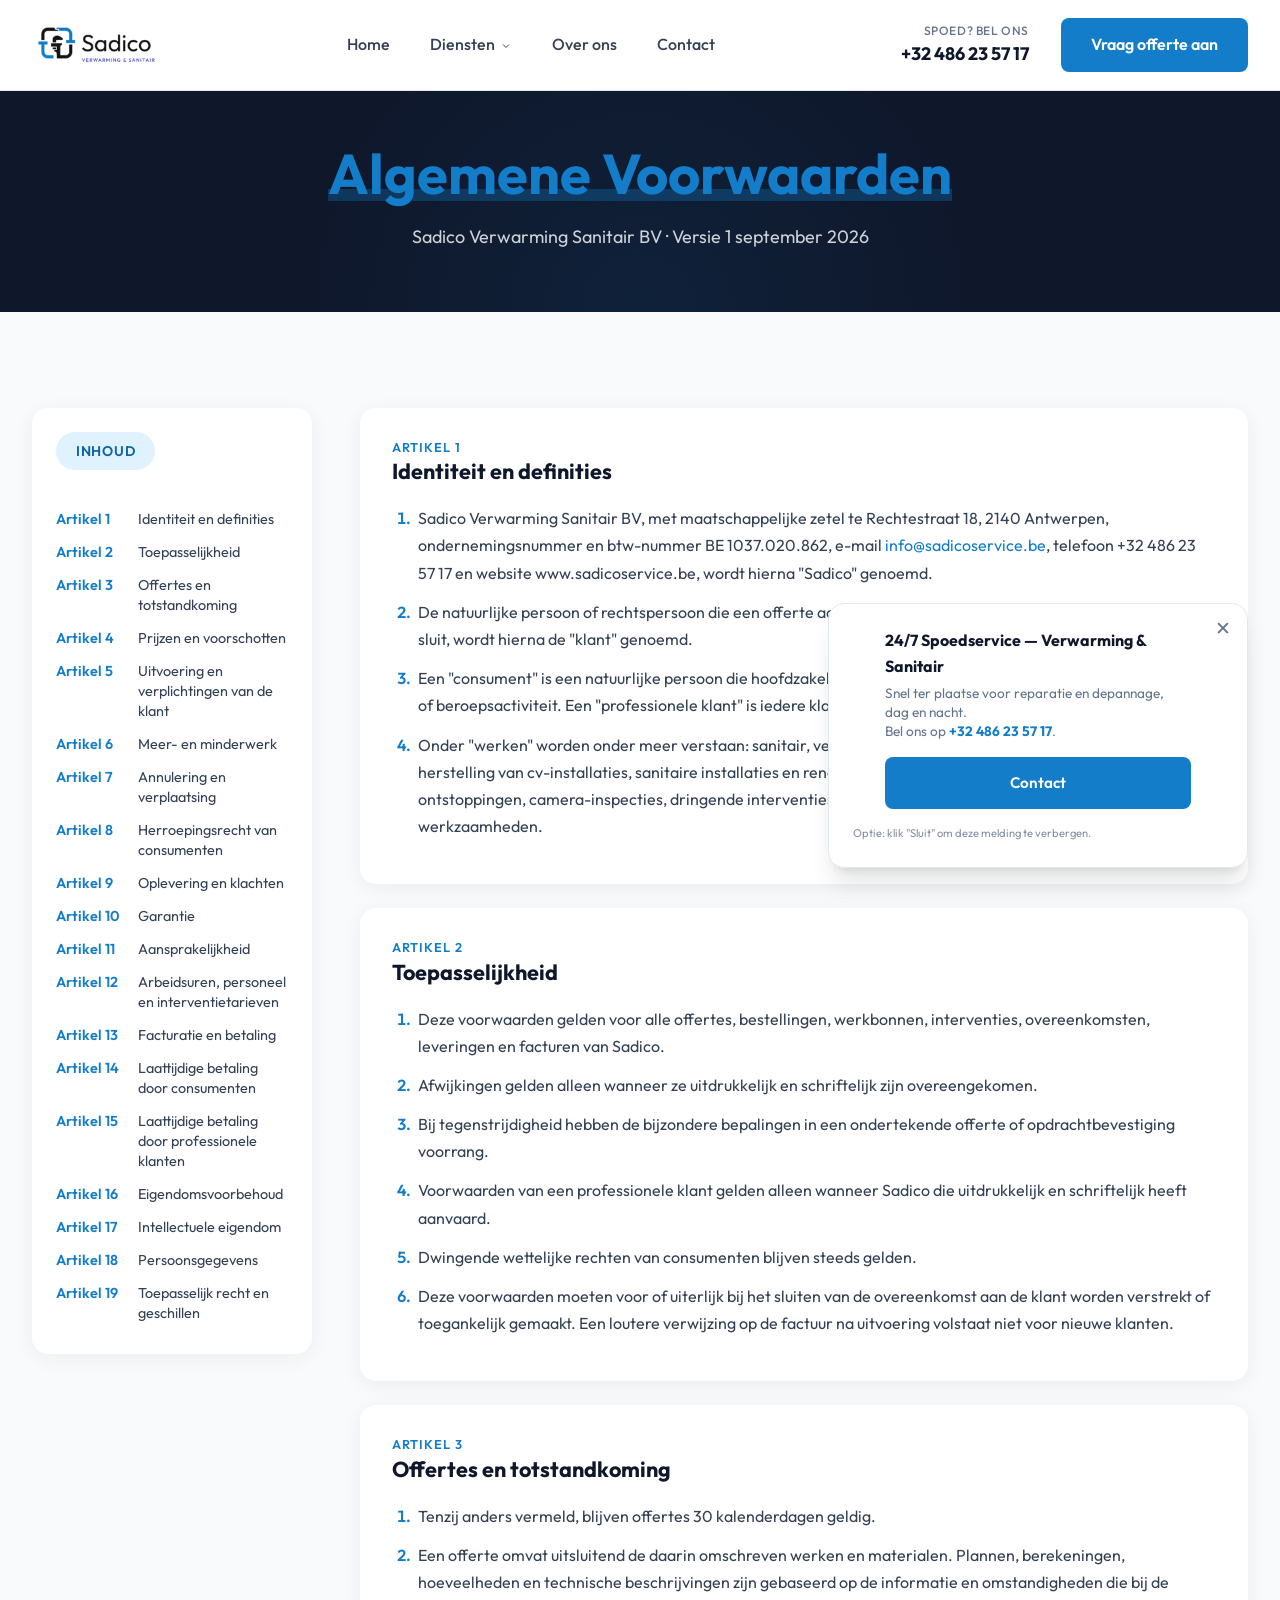
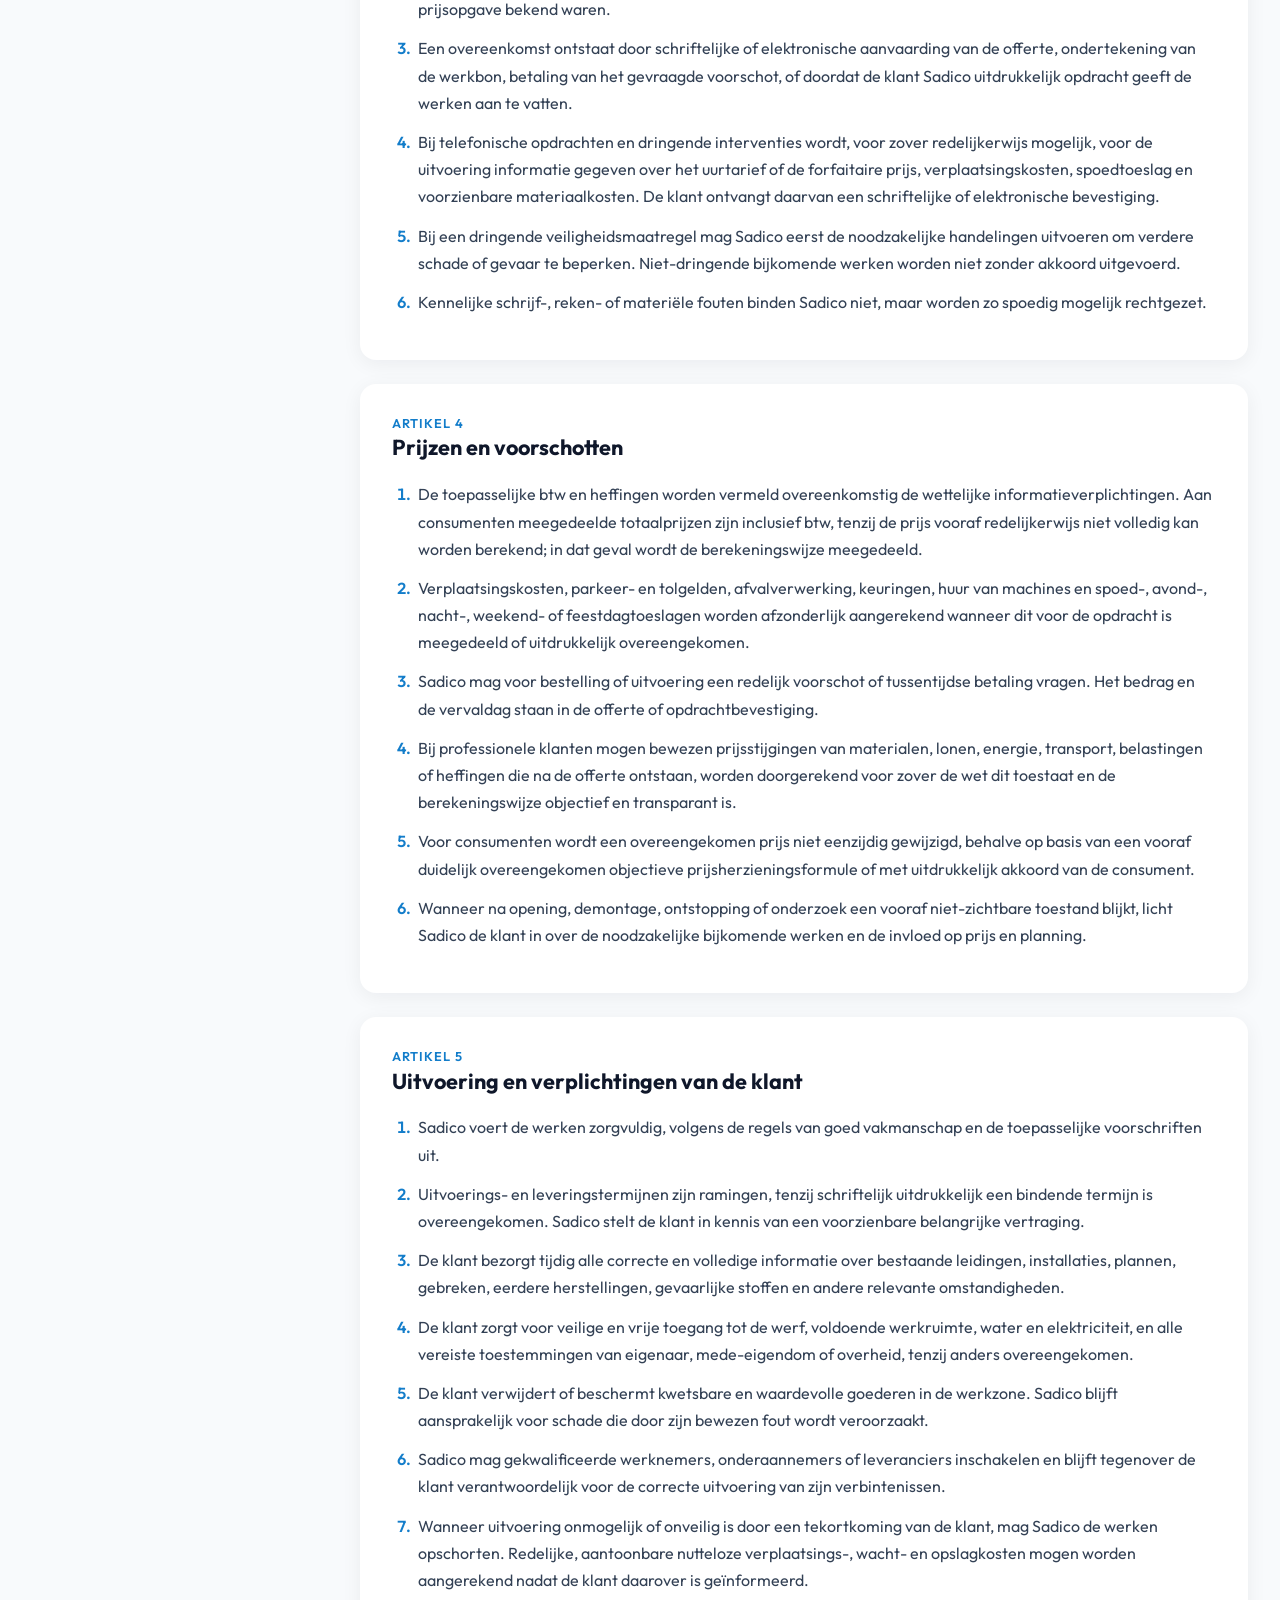
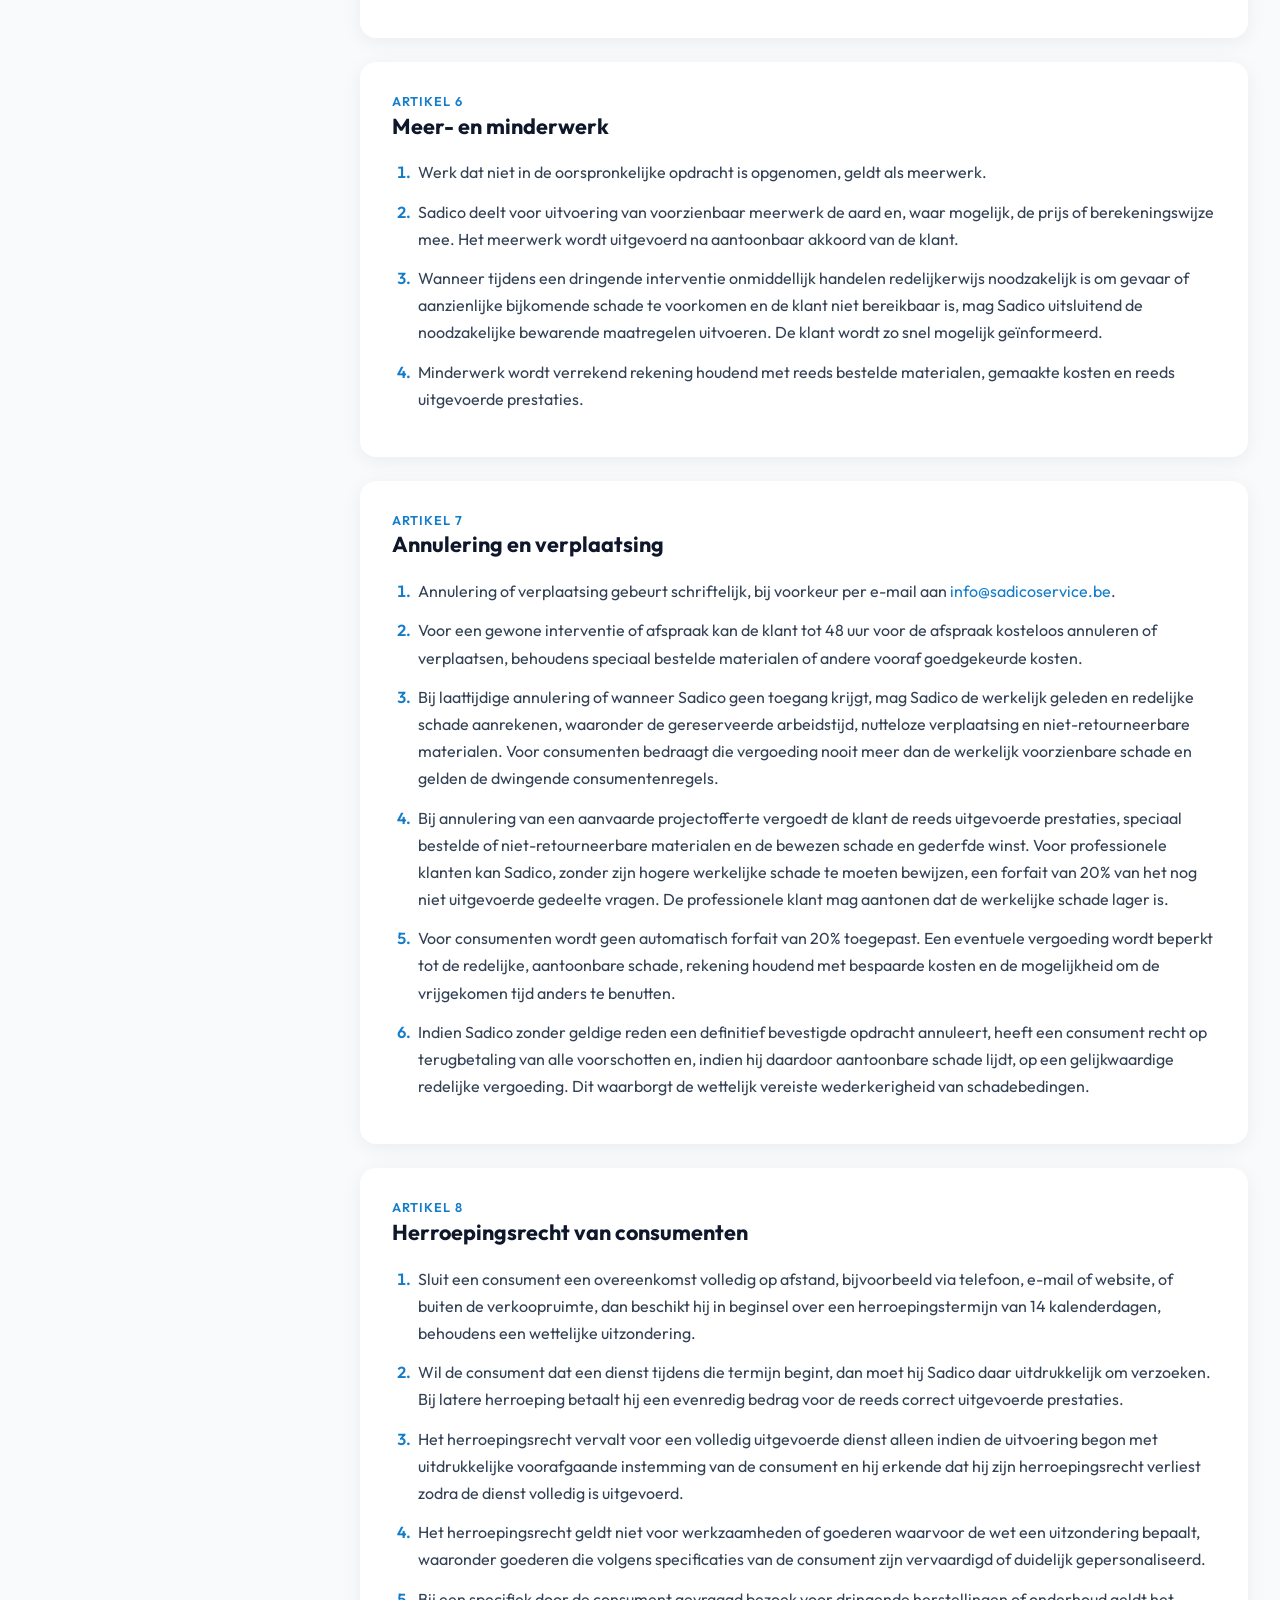
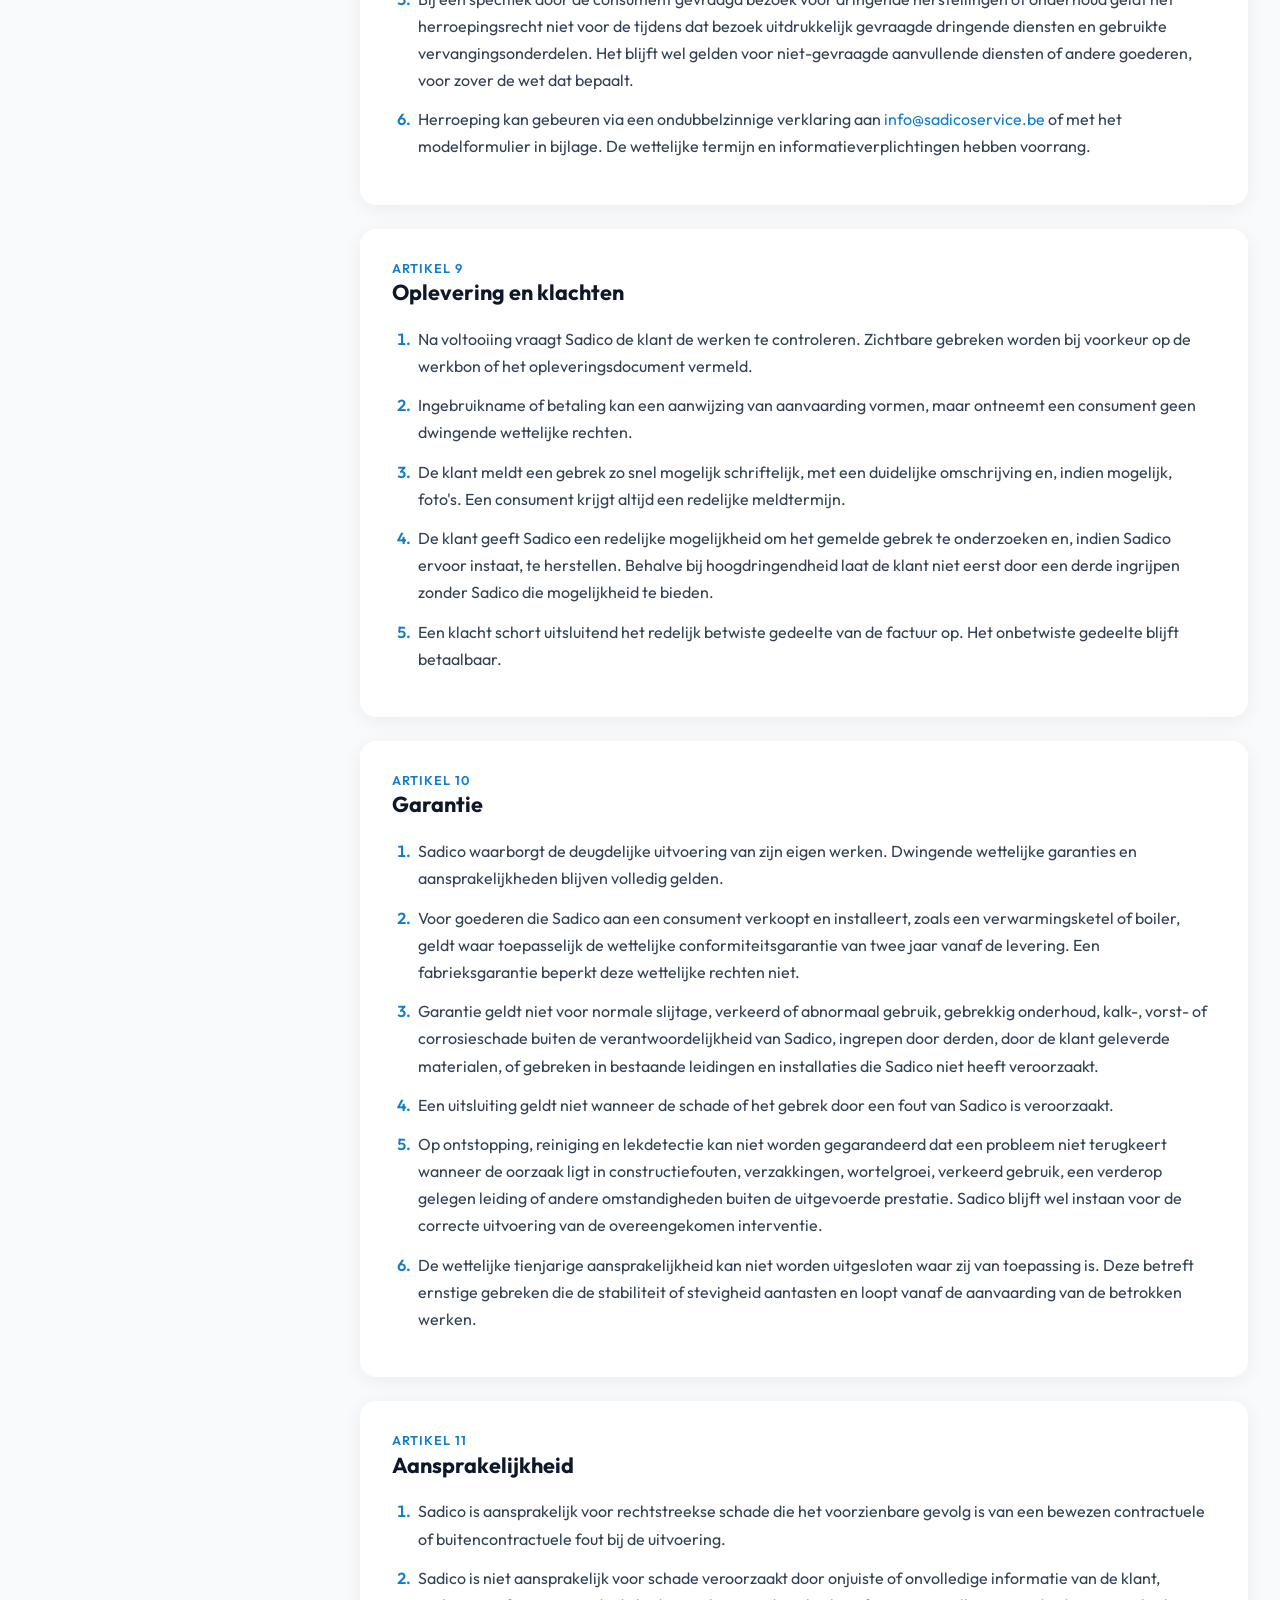
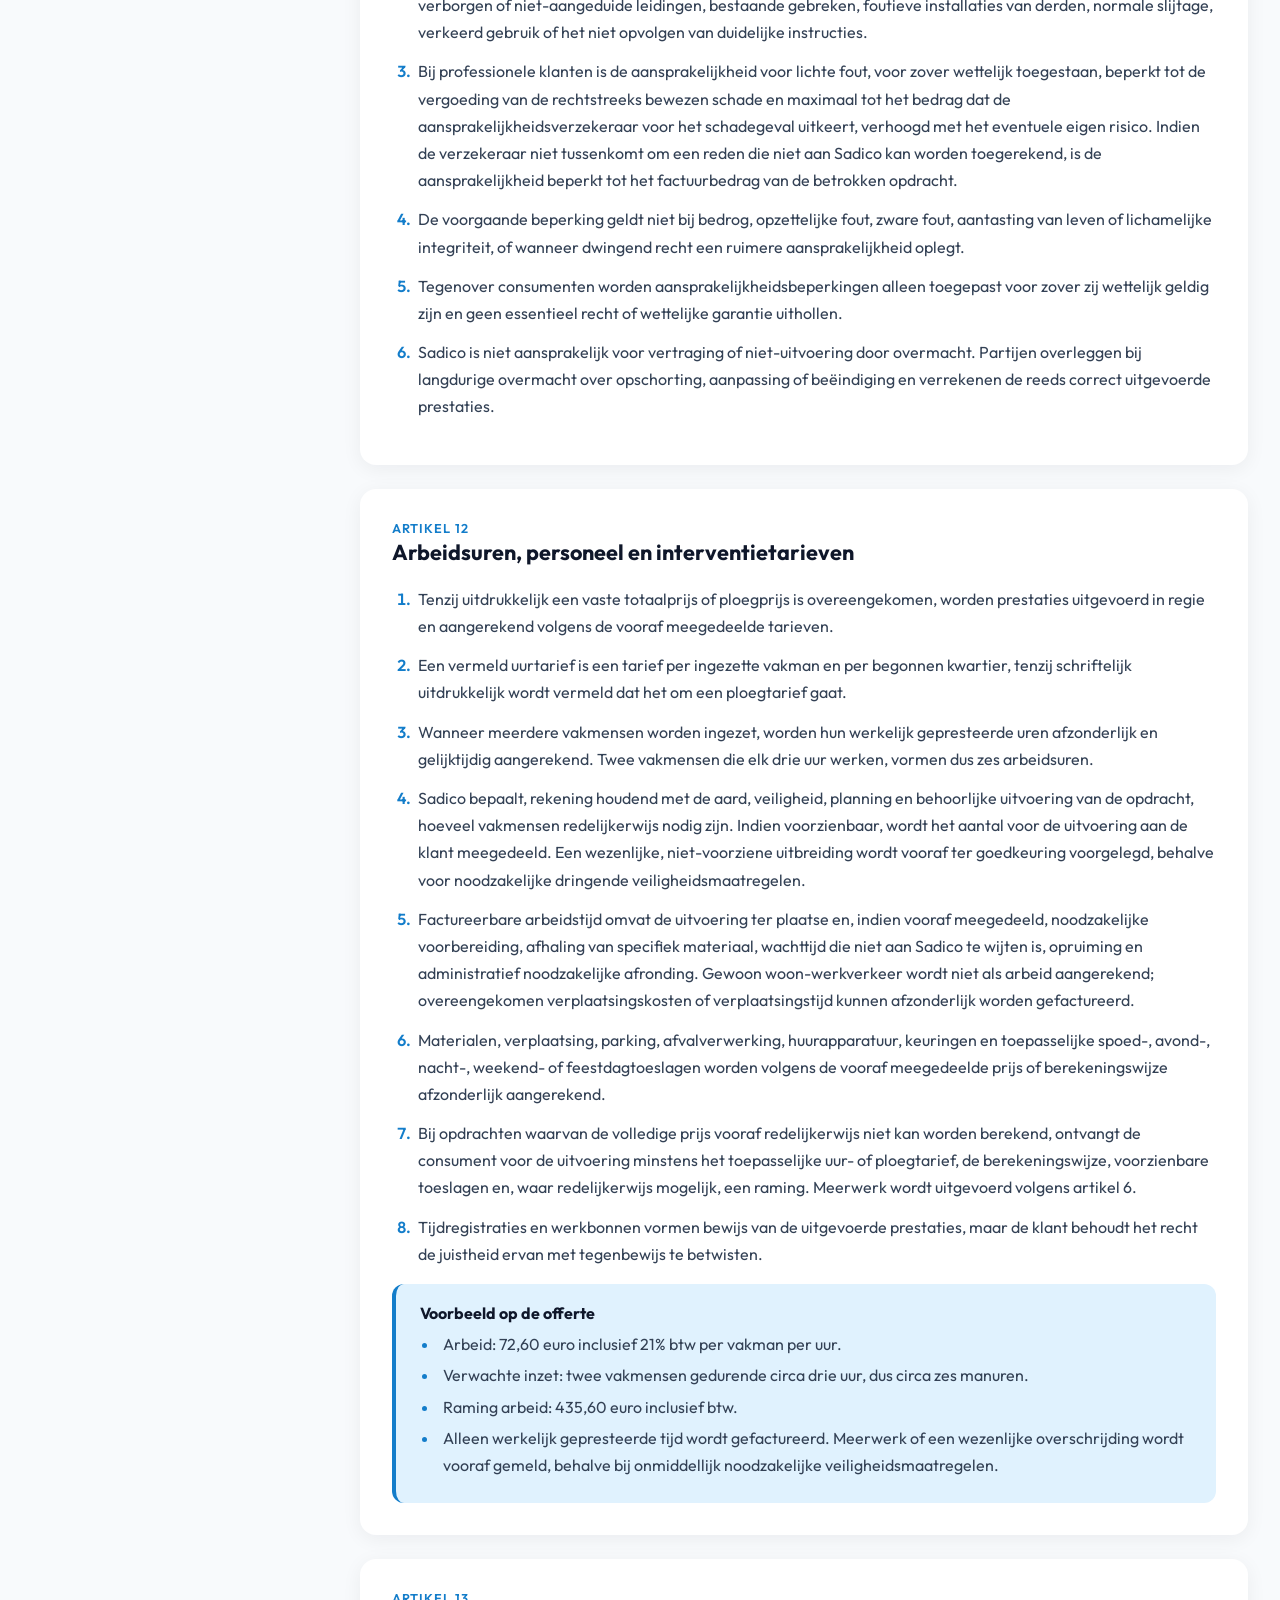
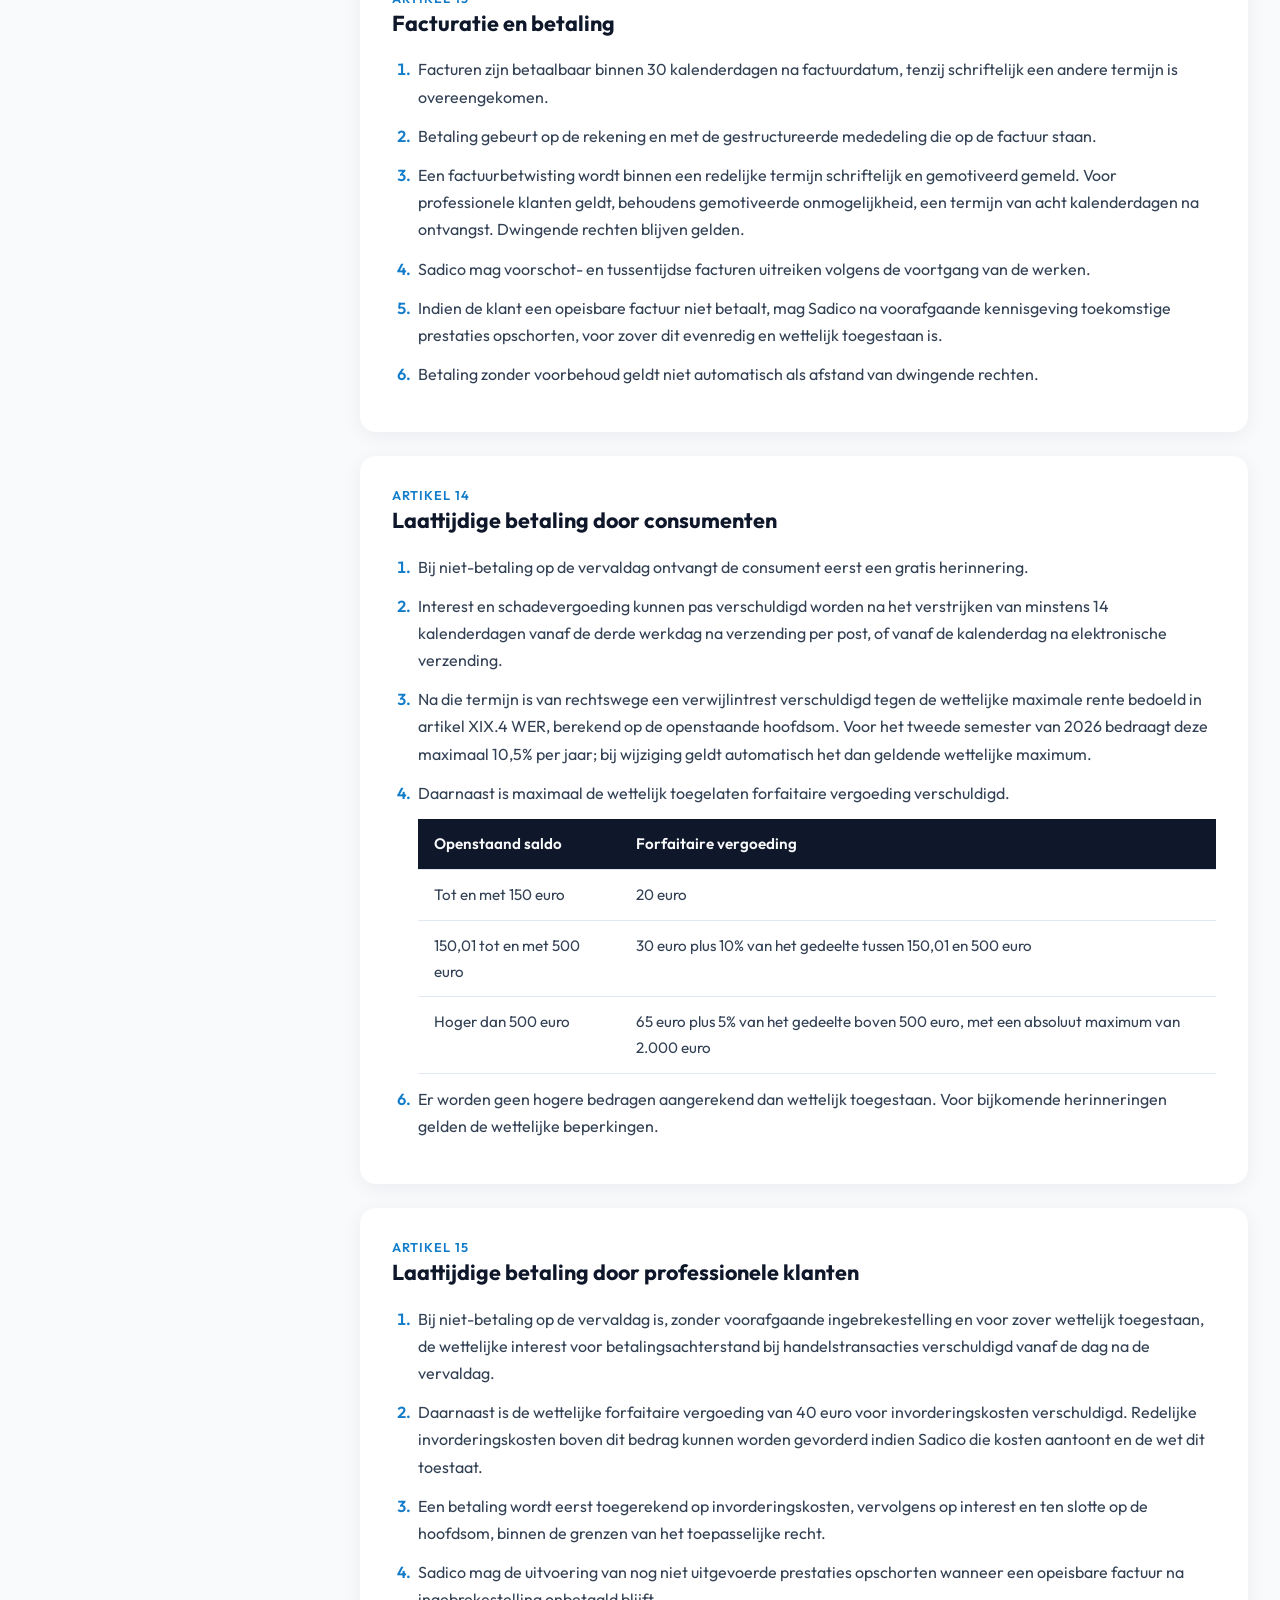
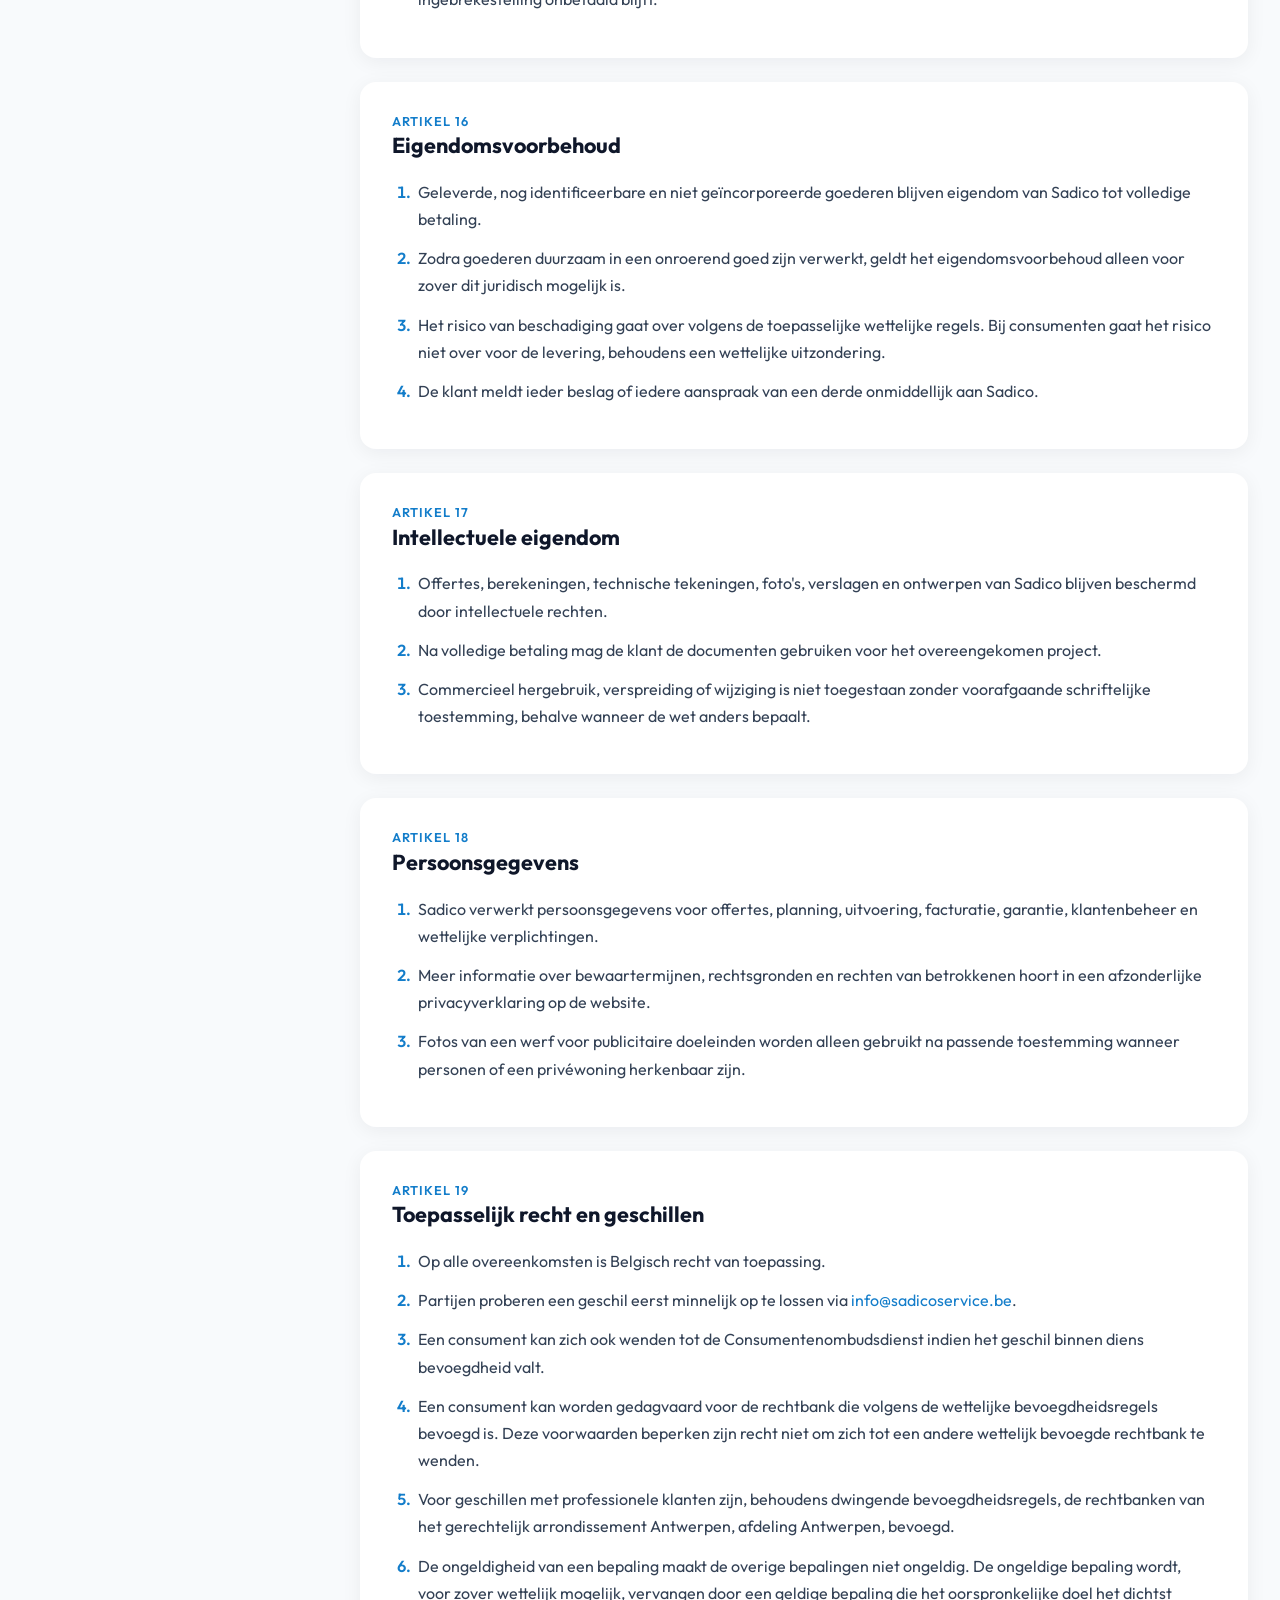
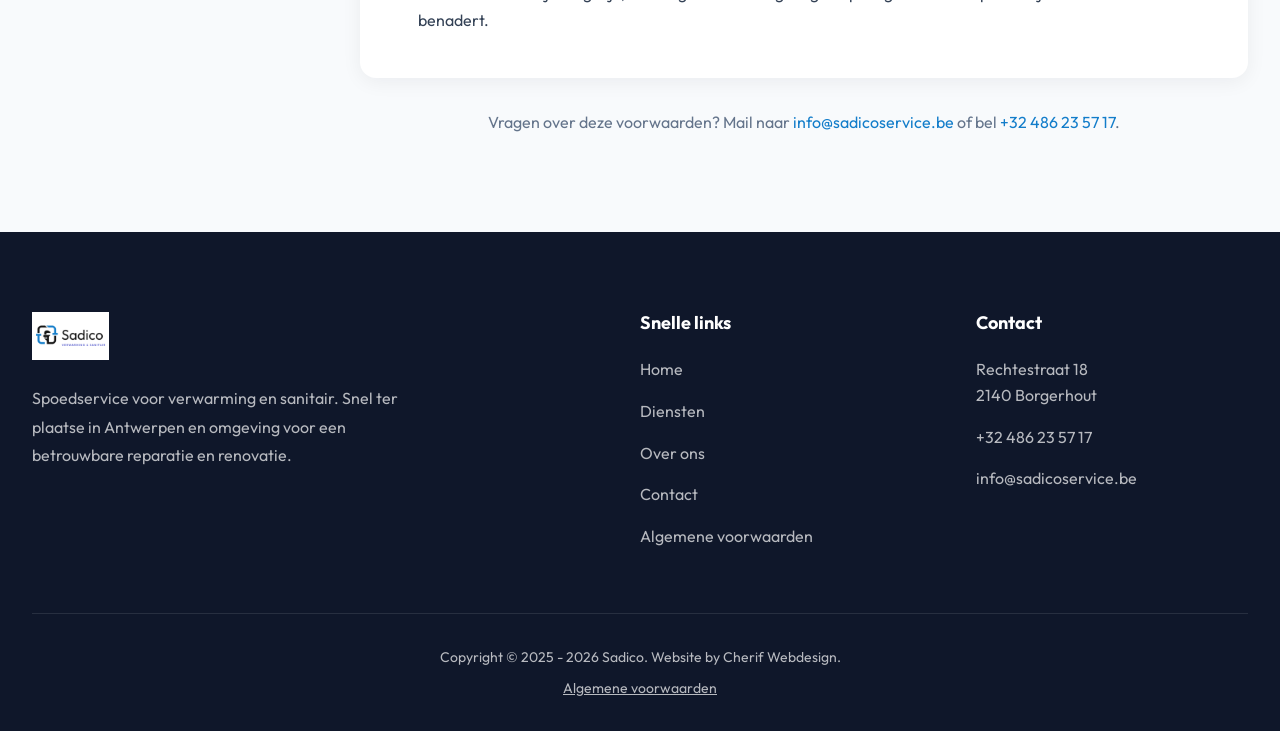
<file: algemene-voorwaarden/index.html>
<!DOCTYPE html>
<html lang="nl">
<head>
    <meta charset="UTF-8">
    <meta name="viewport" content="width=device-width, initial-scale=1.0">
    <title>Algemene Voorwaarden | Sadico</title>
    <meta name="description" content="Algemene voorwaarden van Sadico Verwarming Sanitair BV: offertes, prijzen, uitvoering, garantie, facturatie en meer.">
    <link rel="preconnect" href="https://fonts.googleapis.com">
    <link rel="preconnect" href="https://fonts.gstatic.com" crossorigin>
    <link href="https://fonts.googleapis.com/css2?family=Outfit:wght@300;400;500;600;700;800&display=swap" rel="stylesheet">
    <link rel="stylesheet" href="../style.css">
    <link rel="icon" href="/favicon.ico" type="image/x-icon">    
</head>
<body>

    <header class="header" id="header">
        <div class="container header-container">
            <a class="logo-link" href="/"><img src="../assets/logo.webp" alt="Sadico Logo" class="logo"></a>
            <nav class="main-nav">
                <a href="/">Home</a>
                <div class="dropdown">
                    <a href="/diensten">Diensten <svg width="12" height="12" viewBox="0 0 24 24" fill="none" stroke="currentColor" stroke-width="2" style="display:inline;vertical-align:middle;margin-left:2px;"><path d="M6 9l6 6 6-6"/></svg></a>
                    <div class="dropdown-content">
                        <a href="/ontstoppingen">Ontstoppingen 24/7</a>
                        <a href="/camera-inspectie">Camera Inspectie</a>
                        <a href="/lekdetectie">Lekdetectie &amp; reparatie</a>
                        <a href="/cv-onderhoud">CV-onderhoud &amp; reparatie</a>
                    <a href="/keuken-installaties">Keuken installaties</a>
                        <a href="/sanitair">Sanitaire installaties</a>
                        <a href="/warmtepompen">Vloerverwarming &amp; warmtepompen</a>
                    </div>
                </div>
                <a href="/over-ons">Over ons</a>
                <a href="/contact">Contact</a>
            </nav>
            <div class="header-actions">
                <div class="contact-quick">
                    <span class="quick-label">Spoed? Bel ons</span>
                    <a href="tel:+32486235717" class="quick-phone">+32 486 23 57 17</a>
                </div>
                <a class="btn btn-primary" href="/contact">Vraag offerte aan</a>
            </div>
            <button class="mobile-menu-toggle" aria-label="Toggle menu"><span></span><span></span><span></span></button>
        </div>
    </header>

    <section class="page-hero">
        <div class="page-hero-bg"></div>
        <div class="container page-hero-content text-center">
            <h1 class="page-title"><span class="text-highlight">Algemene Voorwaarden</span></h1>
            <p class="page-subtitle">Sadico Verwarming Sanitair BV &middot; Versie 1 september 2026</p>
        </div>
    </section>

    <section class="section terms-section bg-light">
        <div class="container terms-layout">
            <aside class="terms-toc">
                <div class="section-badge">Inhoud</div>
                <ol><li><a href="#artikel-1"><span>Artikel 1</span>Identiteit en definities</a></li><li><a href="#artikel-2"><span>Artikel 2</span>Toepasselijkheid</a></li><li><a href="#artikel-3"><span>Artikel 3</span>Offertes en totstandkoming</a></li><li><a href="#artikel-4"><span>Artikel 4</span>Prijzen en voorschotten</a></li><li><a href="#artikel-5"><span>Artikel 5</span>Uitvoering en verplichtingen van de klant</a></li><li><a href="#artikel-6"><span>Artikel 6</span>Meer- en minderwerk</a></li><li><a href="#artikel-7"><span>Artikel 7</span>Annulering en verplaatsing</a></li><li><a href="#artikel-8"><span>Artikel 8</span>Herroepingsrecht van consumenten</a></li><li><a href="#artikel-9"><span>Artikel 9</span>Oplevering en klachten</a></li><li><a href="#artikel-10"><span>Artikel 10</span>Garantie</a></li><li><a href="#artikel-11"><span>Artikel 11</span>Aansprakelijkheid</a></li><li><a href="#artikel-12"><span>Artikel 12</span>Arbeidsuren, personeel en interventietarieven</a></li><li><a href="#artikel-13"><span>Artikel 13</span>Facturatie en betaling</a></li><li><a href="#artikel-14"><span>Artikel 14</span>Laattijdige betaling door consumenten</a></li><li><a href="#artikel-15"><span>Artikel 15</span>Laattijdige betaling door professionele klanten</a></li><li><a href="#artikel-16"><span>Artikel 16</span>Eigendomsvoorbehoud</a></li><li><a href="#artikel-17"><span>Artikel 17</span>Intellectuele eigendom</a></li><li><a href="#artikel-18"><span>Artikel 18</span>Persoonsgegevens</a></li><li><a href="#artikel-19"><span>Artikel 19</span>Toepasselijk recht en geschillen</a></li></ol>
            </aside>
            <div class="terms-content">
                <article class="terms-article" id="artikel-1">
                    <h2><span class="terms-num">Artikel 1</span>Identiteit en definities</h2>
                    <ol><li>Sadico Verwarming Sanitair BV, met maatschappelijke zetel te Rechtestraat 18, 2140 Antwerpen, ondernemingsnummer en btw-nummer BE 1037.020.862, e-mail <a href="mailto:info@sadicoservice.be">info@sadicoservice.be</a>, telefoon +32 486 23 57 17 en website www.sadicoservice.be, wordt hierna &quot;Sadico&quot; genoemd.</li><li>De natuurlijke persoon of rechtspersoon die een offerte aanvraagt, een opdracht verstrekt of een overeenkomst sluit, wordt hierna de &quot;klant&quot; genoemd.</li><li>Een &quot;consument&quot; is een natuurlijke persoon die hoofdzakelijk handelt buiten zijn handels-, bedrijfs-, ambachts- of beroepsactiviteit. Een &quot;professionele klant&quot; is iedere klant die geen consument is.</li><li>Onder &quot;werken&quot; worden onder meer verstaan: sanitair, verwarming, lekdetectie en reparatie, onderhoud en herstelling van cv-installaties, sanitaire installaties en renovaties, vloerverwarming, warmtepompen, ontstoppingen, camera-inspecties, dringende interventies en daarmee verbonden leveringen en werkzaamheden.</li></ol>
                </article>
                <article class="terms-article" id="artikel-2">
                    <h2><span class="terms-num">Artikel 2</span>Toepasselijkheid</h2>
                    <ol><li>Deze voorwaarden gelden voor alle offertes, bestellingen, werkbonnen, interventies, overeenkomsten, leveringen en facturen van Sadico.</li><li>Afwijkingen gelden alleen wanneer ze uitdrukkelijk en schriftelijk zijn overeengekomen.</li><li>Bij tegenstrijdigheid hebben de bijzondere bepalingen in een ondertekende offerte of opdrachtbevestiging voorrang.</li><li>Voorwaarden van een professionele klant gelden alleen wanneer Sadico die uitdrukkelijk en schriftelijk heeft aanvaard.</li><li>Dwingende wettelijke rechten van consumenten blijven steeds gelden.</li><li>Deze voorwaarden moeten voor of uiterlijk bij het sluiten van de overeenkomst aan de klant worden verstrekt of toegankelijk gemaakt. Een loutere verwijzing op de factuur na uitvoering volstaat niet voor nieuwe klanten.</li></ol>
                </article>
                <article class="terms-article" id="artikel-3">
                    <h2><span class="terms-num">Artikel 3</span>Offertes en totstandkoming</h2>
                    <ol><li>Tenzij anders vermeld, blijven offertes 30 kalenderdagen geldig.</li><li>Een offerte omvat uitsluitend de daarin omschreven werken en materialen. Plannen, berekeningen, hoeveelheden en technische beschrijvingen zijn gebaseerd op de informatie en omstandigheden die bij de prijsopgave bekend waren.</li><li>Een overeenkomst ontstaat door schriftelijke of elektronische aanvaarding van de offerte, ondertekening van de werkbon, betaling van het gevraagde voorschot, of doordat de klant Sadico uitdrukkelijk opdracht geeft de werken aan te vatten.</li><li>Bij telefonische opdrachten en dringende interventies wordt, voor zover redelijkerwijs mogelijk, voor de uitvoering informatie gegeven over het uurtarief of de forfaitaire prijs, verplaatsingskosten, spoedtoeslag en voorzienbare materiaalkosten. De klant ontvangt daarvan een schriftelijke of elektronische bevestiging.</li><li>Bij een dringende veiligheidsmaatregel mag Sadico eerst de noodzakelijke handelingen uitvoeren om verdere schade of gevaar te beperken. Niet-dringende bijkomende werken worden niet zonder akkoord uitgevoerd.</li><li>Kennelijke schrijf-, reken- of materiële fouten binden Sadico niet, maar worden zo spoedig mogelijk rechtgezet.</li></ol>
                </article>
                <article class="terms-article" id="artikel-4">
                    <h2><span class="terms-num">Artikel 4</span>Prijzen en voorschotten</h2>
                    <ol><li>De toepasselijke btw en heffingen worden vermeld overeenkomstig de wettelijke informatieverplichtingen. Aan consumenten meegedeelde totaalprijzen zijn inclusief btw, tenzij de prijs vooraf redelijkerwijs niet volledig kan worden berekend; in dat geval wordt de berekeningswijze meegedeeld.</li><li>Verplaatsingskosten, parkeer- en tolgelden, afvalverwerking, keuringen, huur van machines en spoed-, avond-, nacht-, weekend- of feestdagtoeslagen worden afzonderlijk aangerekend wanneer dit voor de opdracht is meegedeeld of uitdrukkelijk overeengekomen.</li><li>Sadico mag voor bestelling of uitvoering een redelijk voorschot of tussentijdse betaling vragen. Het bedrag en de vervaldag staan in de offerte of opdrachtbevestiging.</li><li>Bij professionele klanten mogen bewezen prijsstijgingen van materialen, lonen, energie, transport, belastingen of heffingen die na de offerte ontstaan, worden doorgerekend voor zover de wet dit toestaat en de berekeningswijze objectief en transparant is.</li><li>Voor consumenten wordt een overeengekomen prijs niet eenzijdig gewijzigd, behalve op basis van een vooraf duidelijk overeengekomen objectieve prijsherzieningsformule of met uitdrukkelijk akkoord van de consument.</li><li>Wanneer na opening, demontage, ontstopping of onderzoek een vooraf niet-zichtbare toestand blijkt, licht Sadico de klant in over de noodzakelijke bijkomende werken en de invloed op prijs en planning.</li></ol>
                </article>
                <article class="terms-article" id="artikel-5">
                    <h2><span class="terms-num">Artikel 5</span>Uitvoering en verplichtingen van de klant</h2>
                    <ol><li>Sadico voert de werken zorgvuldig, volgens de regels van goed vakmanschap en de toepasselijke voorschriften uit.</li><li>Uitvoerings- en leveringstermijnen zijn ramingen, tenzij schriftelijk uitdrukkelijk een bindende termijn is overeengekomen. Sadico stelt de klant in kennis van een voorzienbare belangrijke vertraging.</li><li>De klant bezorgt tijdig alle correcte en volledige informatie over bestaande leidingen, installaties, plannen, gebreken, eerdere herstellingen, gevaarlijke stoffen en andere relevante omstandigheden.</li><li>De klant zorgt voor veilige en vrije toegang tot de werf, voldoende werkruimte, water en elektriciteit, en alle vereiste toestemmingen van eigenaar, mede-eigendom of overheid, tenzij anders overeengekomen.</li><li>De klant verwijdert of beschermt kwetsbare en waardevolle goederen in de werkzone. Sadico blijft aansprakelijk voor schade die door zijn bewezen fout wordt veroorzaakt.</li><li>Sadico mag gekwalificeerde werknemers, onderaannemers of leveranciers inschakelen en blijft tegenover de klant verantwoordelijk voor de correcte uitvoering van zijn verbintenissen.</li><li>Wanneer uitvoering onmogelijk of onveilig is door een tekortkoming van de klant, mag Sadico de werken opschorten. Redelijke, aantoonbare nutteloze verplaatsings-, wacht- en opslagkosten mogen worden aangerekend nadat de klant daarover is geïnformeerd.</li></ol>
                </article>
                <article class="terms-article" id="artikel-6">
                    <h2><span class="terms-num">Artikel 6</span>Meer- en minderwerk</h2>
                    <ol><li>Werk dat niet in de oorspronkelijke opdracht is opgenomen, geldt als meerwerk.</li><li>Sadico deelt voor uitvoering van voorzienbaar meerwerk de aard en, waar mogelijk, de prijs of berekeningswijze mee. Het meerwerk wordt uitgevoerd na aantoonbaar akkoord van de klant.</li><li>Wanneer tijdens een dringende interventie onmiddellijk handelen redelijkerwijs noodzakelijk is om gevaar of aanzienlijke bijkomende schade te voorkomen en de klant niet bereikbaar is, mag Sadico uitsluitend de noodzakelijke bewarende maatregelen uitvoeren. De klant wordt zo snel mogelijk geïnformeerd.</li><li>Minderwerk wordt verrekend rekening houdend met reeds bestelde materialen, gemaakte kosten en reeds uitgevoerde prestaties.</li></ol>
                </article>
                <article class="terms-article" id="artikel-7">
                    <h2><span class="terms-num">Artikel 7</span>Annulering en verplaatsing</h2>
                    <ol><li>Annulering of verplaatsing gebeurt schriftelijk, bij voorkeur per e-mail aan <a href="mailto:info@sadicoservice.be">info@sadicoservice.be</a>.</li><li>Voor een gewone interventie of afspraak kan de klant tot 48 uur voor de afspraak kosteloos annuleren of verplaatsen, behoudens speciaal bestelde materialen of andere vooraf goedgekeurde kosten.</li><li>Bij laattijdige annulering of wanneer Sadico geen toegang krijgt, mag Sadico de werkelijk geleden en redelijke schade aanrekenen, waaronder de gereserveerde arbeidstijd, nutteloze verplaatsing en niet-retourneerbare materialen. Voor consumenten bedraagt die vergoeding nooit meer dan de werkelijk voorzienbare schade en gelden de dwingende consumentenregels.</li><li>Bij annulering van een aanvaarde projectofferte vergoedt de klant de reeds uitgevoerde prestaties, speciaal bestelde of niet-retourneerbare materialen en de bewezen schade en gederfde winst. Voor professionele klanten kan Sadico, zonder zijn hogere werkelijke schade te moeten bewijzen, een forfait van 20% van het nog niet uitgevoerde gedeelte vragen. De professionele klant mag aantonen dat de werkelijke schade lager is.</li><li>Voor consumenten wordt geen automatisch forfait van 20% toegepast. Een eventuele vergoeding wordt beperkt tot de redelijke, aantoonbare schade, rekening houdend met bespaarde kosten en de mogelijkheid om de vrijgekomen tijd anders te benutten.</li><li>Indien Sadico zonder geldige reden een definitief bevestigde opdracht annuleert, heeft een consument recht op terugbetaling van alle voorschotten en, indien hij daardoor aantoonbare schade lijdt, op een gelijkwaardige redelijke vergoeding. Dit waarborgt de wettelijk vereiste wederkerigheid van schadebedingen.</li></ol>
                </article>
                <article class="terms-article" id="artikel-8">
                    <h2><span class="terms-num">Artikel 8</span>Herroepingsrecht van consumenten</h2>
                    <ol><li>Sluit een consument een overeenkomst volledig op afstand, bijvoorbeeld via telefoon, e-mail of website, of buiten de verkoopruimte, dan beschikt hij in beginsel over een herroepingstermijn van 14 kalenderdagen, behoudens een wettelijke uitzondering.</li><li>Wil de consument dat een dienst tijdens die termijn begint, dan moet hij Sadico daar uitdrukkelijk om verzoeken. Bij latere herroeping betaalt hij een evenredig bedrag voor de reeds correct uitgevoerde prestaties.</li><li>Het herroepingsrecht vervalt voor een volledig uitgevoerde dienst alleen indien de uitvoering begon met uitdrukkelijke voorafgaande instemming van de consument en hij erkende dat hij zijn herroepingsrecht verliest zodra de dienst volledig is uitgevoerd.</li><li>Het herroepingsrecht geldt niet voor werkzaamheden of goederen waarvoor de wet een uitzondering bepaalt, waaronder goederen die volgens specificaties van de consument zijn vervaardigd of duidelijk gepersonaliseerd.</li><li>Bij een specifiek door de consument gevraagd bezoek voor dringende herstellingen of onderhoud geldt het herroepingsrecht niet voor de tijdens dat bezoek uitdrukkelijk gevraagde dringende diensten en gebruikte vervangingsonderdelen. Het blijft wel gelden voor niet-gevraagde aanvullende diensten of andere goederen, voor zover de wet dat bepaalt.</li><li>Herroeping kan gebeuren via een ondubbelzinnige verklaring aan <a href="mailto:info@sadicoservice.be">info@sadicoservice.be</a> of met het modelformulier in bijlage. De wettelijke termijn en informatieverplichtingen hebben voorrang.</li></ol>
                </article>
                <article class="terms-article" id="artikel-9">
                    <h2><span class="terms-num">Artikel 9</span>Oplevering en klachten</h2>
                    <ol><li>Na voltooiing vraagt Sadico de klant de werken te controleren. Zichtbare gebreken worden bij voorkeur op de werkbon of het opleveringsdocument vermeld.</li><li>Ingebruikname of betaling kan een aanwijzing van aanvaarding vormen, maar ontneemt een consument geen dwingende wettelijke rechten.</li><li>De klant meldt een gebrek zo snel mogelijk schriftelijk, met een duidelijke omschrijving en, indien mogelijk, foto&#x27;s. Een consument krijgt altijd een redelijke meldtermijn.</li><li>De klant geeft Sadico een redelijke mogelijkheid om het gemelde gebrek te onderzoeken en, indien Sadico ervoor instaat, te herstellen. Behalve bij hoogdringendheid laat de klant niet eerst door een derde ingrijpen zonder Sadico die mogelijkheid te bieden.</li><li>Een klacht schort uitsluitend het redelijk betwiste gedeelte van de factuur op. Het onbetwiste gedeelte blijft betaalbaar.</li></ol>
                </article>
                <article class="terms-article" id="artikel-10">
                    <h2><span class="terms-num">Artikel 10</span>Garantie</h2>
                    <ol><li>Sadico waarborgt de deugdelijke uitvoering van zijn eigen werken. Dwingende wettelijke garanties en aansprakelijkheden blijven volledig gelden.</li><li>Voor goederen die Sadico aan een consument verkoopt en installeert, zoals een verwarmingsketel of boiler, geldt waar toepasselijk de wettelijke conformiteitsgarantie van twee jaar vanaf de levering. Een fabrieksgarantie beperkt deze wettelijke rechten niet.</li><li>Garantie geldt niet voor normale slijtage, verkeerd of abnormaal gebruik, gebrekkig onderhoud, kalk-, vorst- of corrosieschade buiten de verantwoordelijkheid van Sadico, ingrepen door derden, door de klant geleverde materialen, of gebreken in bestaande leidingen en installaties die Sadico niet heeft veroorzaakt.</li><li>Een uitsluiting geldt niet wanneer de schade of het gebrek door een fout van Sadico is veroorzaakt.</li><li>Op ontstopping, reiniging en lekdetectie kan niet worden gegarandeerd dat een probleem niet terugkeert wanneer de oorzaak ligt in constructiefouten, verzakkingen, wortelgroei, verkeerd gebruik, een verderop gelegen leiding of andere omstandigheden buiten de uitgevoerde prestatie. Sadico blijft wel instaan voor de correcte uitvoering van de overeengekomen interventie.</li><li>De wettelijke tienjarige aansprakelijkheid kan niet worden uitgesloten waar zij van toepassing is. Deze betreft ernstige gebreken die de stabiliteit of stevigheid aantasten en loopt vanaf de aanvaarding van de betrokken werken.</li></ol>
                </article>
                <article class="terms-article" id="artikel-11">
                    <h2><span class="terms-num">Artikel 11</span>Aansprakelijkheid</h2>
                    <ol><li>Sadico is aansprakelijk voor rechtstreekse schade die het voorzienbare gevolg is van een bewezen contractuele of buitencontractuele fout bij de uitvoering.</li><li>Sadico is niet aansprakelijk voor schade veroorzaakt door onjuiste of onvolledige informatie van de klant, verborgen of niet-aangeduide leidingen, bestaande gebreken, foutieve installaties van derden, normale slijtage, verkeerd gebruik of het niet opvolgen van duidelijke instructies.</li><li>Bij professionele klanten is de aansprakelijkheid voor lichte fout, voor zover wettelijk toegestaan, beperkt tot de vergoeding van de rechtstreeks bewezen schade en maximaal tot het bedrag dat de aansprakelijkheidsverzekeraar voor het schadegeval uitkeert, verhoogd met het eventuele eigen risico. Indien de verzekeraar niet tussenkomt om een reden die niet aan Sadico kan worden toegerekend, is de aansprakelijkheid beperkt tot het factuurbedrag van de betrokken opdracht.</li><li>De voorgaande beperking geldt niet bij bedrog, opzettelijke fout, zware fout, aantasting van leven of lichamelijke integriteit, of wanneer dwingend recht een ruimere aansprakelijkheid oplegt.</li><li>Tegenover consumenten worden aansprakelijkheidsbeperkingen alleen toegepast voor zover zij wettelijk geldig zijn en geen essentieel recht of wettelijke garantie uithollen.</li><li>Sadico is niet aansprakelijk voor vertraging of niet-uitvoering door overmacht. Partijen overleggen bij langdurige overmacht over opschorting, aanpassing of beëindiging en verrekenen de reeds correct uitgevoerde prestaties.</li></ol>
                </article>
                <article class="terms-article" id="artikel-12">
                    <h2><span class="terms-num">Artikel 12</span>Arbeidsuren, personeel en interventietarieven</h2>
                    <ol><li>Tenzij uitdrukkelijk een vaste totaalprijs of ploegprijs is overeengekomen, worden prestaties uitgevoerd in regie en aangerekend volgens de vooraf meegedeelde tarieven.</li><li>Een vermeld uurtarief is een tarief per ingezette vakman en per begonnen kwartier, tenzij schriftelijk uitdrukkelijk wordt vermeld dat het om een ploegtarief gaat.</li><li>Wanneer meerdere vakmensen worden ingezet, worden hun werkelijk gepresteerde uren afzonderlijk en gelijktijdig aangerekend. Twee vakmensen die elk drie uur werken, vormen dus zes arbeidsuren.</li><li>Sadico bepaalt, rekening houdend met de aard, veiligheid, planning en behoorlijke uitvoering van de opdracht, hoeveel vakmensen redelijkerwijs nodig zijn. Indien voorzienbaar, wordt het aantal voor de uitvoering aan de klant meegedeeld. Een wezenlijke, niet-voorziene uitbreiding wordt vooraf ter goedkeuring voorgelegd, behalve voor noodzakelijke dringende veiligheidsmaatregelen.</li><li>Factureerbare arbeidstijd omvat de uitvoering ter plaatse en, indien vooraf meegedeeld, noodzakelijke voorbereiding, afhaling van specifiek materiaal, wachttijd die niet aan Sadico te wijten is, opruiming en administratief noodzakelijke afronding. Gewoon woon-werkverkeer wordt niet als arbeid aangerekend; overeengekomen verplaatsingskosten of verplaatsingstijd kunnen afzonderlijk worden gefactureerd.</li><li>Materialen, verplaatsing, parking, afvalverwerking, huurapparatuur, keuringen en toepasselijke spoed-, avond-, nacht-, weekend- of feestdagtoeslagen worden volgens de vooraf meegedeelde prijs of berekeningswijze afzonderlijk aangerekend.</li><li>Bij opdrachten waarvan de volledige prijs vooraf redelijkerwijs niet kan worden berekend, ontvangt de consument voor de uitvoering minstens het toepasselijke uur- of ploegtarief, de berekeningswijze, voorzienbare toeslagen en, waar redelijkerwijs mogelijk, een raming. Meerwerk wordt uitgevoerd volgens artikel 6.</li><li>Tijdregistraties en werkbonnen vormen bewijs van de uitgevoerde prestaties, maar de klant behoudt het recht de juistheid ervan met tegenbewijs te betwisten.</li></ol><div class="terms-note"><h4>Voorbeeld op de offerte</h4><ul>
<li>Arbeid: 72,60 euro inclusief 21% btw per vakman per uur.</li>
<li>Verwachte inzet: twee vakmensen gedurende circa drie uur, dus circa zes manuren.</li>
<li>Raming arbeid: 435,60 euro inclusief btw.</li>
<li>Alleen werkelijk gepresteerde tijd wordt gefactureerd. Meerwerk of een wezenlijke overschrijding wordt vooraf gemeld, behalve bij onmiddellijk noodzakelijke veiligheidsmaatregelen.</li></ul></div>
                </article>
                <article class="terms-article" id="artikel-13">
                    <h2><span class="terms-num">Artikel 13</span>Facturatie en betaling</h2>
                    <ol><li>Facturen zijn betaalbaar binnen 30 kalenderdagen na factuurdatum, tenzij schriftelijk een andere termijn is overeengekomen.</li><li>Betaling gebeurt op de rekening en met de gestructureerde mededeling die op de factuur staan.</li><li>Een factuurbetwisting wordt binnen een redelijke termijn schriftelijk en gemotiveerd gemeld. Voor professionele klanten geldt, behoudens gemotiveerde onmogelijkheid, een termijn van acht kalenderdagen na ontvangst. Dwingende rechten blijven gelden.</li><li>Sadico mag voorschot- en tussentijdse facturen uitreiken volgens de voortgang van de werken.</li><li>Indien de klant een opeisbare factuur niet betaalt, mag Sadico na voorafgaande kennisgeving toekomstige prestaties opschorten, voor zover dit evenredig en wettelijk toegestaan is.</li><li>Betaling zonder voorbehoud geldt niet automatisch als afstand van dwingende rechten.</li></ol>
                </article>
                <article class="terms-article" id="artikel-14">
                    <h2><span class="terms-num">Artikel 14</span>Laattijdige betaling door consumenten</h2>
                    <ol><li>Bij niet-betaling op de vervaldag ontvangt de consument eerst een gratis herinnering.</li><li>Interest en schadevergoeding kunnen pas verschuldigd worden na het verstrijken van minstens 14 kalenderdagen vanaf de derde werkdag na verzending per post, of vanaf de kalenderdag na elektronische verzending.</li><li>Na die termijn is van rechtswege een verwijlintrest verschuldigd tegen de wettelijke maximale rente bedoeld in artikel XIX.4 WER, berekend op de openstaande hoofdsom. Voor het tweede semester van 2026 bedraagt deze maximaal 10,5% per jaar; bij wijziging geldt automatisch het dan geldende wettelijke maximum.</li><li>Daarnaast is maximaal de wettelijk toegelaten forfaitaire vergoeding verschuldigd.</li><li class="no-marker"><div class="terms-table-wrap"><table class="terms-table"><thead><tr><th>Openstaand saldo</th><th>Forfaitaire vergoeding</th></tr></thead><tbody>
<tr><td>Tot en met 150 euro</td><td>20 euro</td></tr>
<tr><td>150,01 tot en met 500 euro</td><td>30 euro plus 10% van het gedeelte tussen 150,01 en 500 euro</td></tr>
<tr><td>Hoger dan 500 euro</td><td>65 euro plus 5% van het gedeelte boven 500 euro, met een absoluut maximum van 2.000 euro</td></tr></tbody></table></div></li><li>Er worden geen hogere bedragen aangerekend dan wettelijk toegestaan. Voor bijkomende herinneringen gelden de wettelijke beperkingen.</li></ol>
                </article>
                <article class="terms-article" id="artikel-15">
                    <h2><span class="terms-num">Artikel 15</span>Laattijdige betaling door professionele klanten</h2>
                    <ol><li>Bij niet-betaling op de vervaldag is, zonder voorafgaande ingebrekestelling en voor zover wettelijk toegestaan, de wettelijke interest voor betalingsachterstand bij handelstransacties verschuldigd vanaf de dag na de vervaldag.</li><li>Daarnaast is de wettelijke forfaitaire vergoeding van 40 euro voor invorderingskosten verschuldigd. Redelijke invorderingskosten boven dit bedrag kunnen worden gevorderd indien Sadico die kosten aantoont en de wet dit toestaat.</li><li>Een betaling wordt eerst toegerekend op invorderingskosten, vervolgens op interest en ten slotte op de hoofdsom, binnen de grenzen van het toepasselijke recht.</li><li>Sadico mag de uitvoering van nog niet uitgevoerde prestaties opschorten wanneer een opeisbare factuur na ingebrekestelling onbetaald blijft.</li></ol>
                </article>
                <article class="terms-article" id="artikel-16">
                    <h2><span class="terms-num">Artikel 16</span>Eigendomsvoorbehoud</h2>
                    <ol><li>Geleverde, nog identificeerbare en niet geïncorporeerde goederen blijven eigendom van Sadico tot volledige betaling.</li><li>Zodra goederen duurzaam in een onroerend goed zijn verwerkt, geldt het eigendomsvoorbehoud alleen voor zover dit juridisch mogelijk is.</li><li>Het risico van beschadiging gaat over volgens de toepasselijke wettelijke regels. Bij consumenten gaat het risico niet over voor de levering, behoudens een wettelijke uitzondering.</li><li>De klant meldt ieder beslag of iedere aanspraak van een derde onmiddellijk aan Sadico.</li></ol>
                </article>
                <article class="terms-article" id="artikel-17">
                    <h2><span class="terms-num">Artikel 17</span>Intellectuele eigendom</h2>
                    <ol><li>Offertes, berekeningen, technische tekeningen, foto&#x27;s, verslagen en ontwerpen van Sadico blijven beschermd door intellectuele rechten.</li><li>Na volledige betaling mag de klant de documenten gebruiken voor het overeengekomen project.</li><li>Commercieel hergebruik, verspreiding of wijziging is niet toegestaan zonder voorafgaande schriftelijke toestemming, behalve wanneer de wet anders bepaalt.</li></ol>
                </article>
                <article class="terms-article" id="artikel-18">
                    <h2><span class="terms-num">Artikel 18</span>Persoonsgegevens</h2>
                    <ol><li>Sadico verwerkt persoonsgegevens voor offertes, planning, uitvoering, facturatie, garantie, klantenbeheer en wettelijke verplichtingen.</li><li>Meer informatie over bewaartermijnen, rechtsgronden en rechten van betrokkenen hoort in een afzonderlijke privacyverklaring op de website.</li><li>Fotos van een werf voor publicitaire doeleinden worden alleen gebruikt na passende toestemming wanneer personen of een privéwoning herkenbaar zijn.</li></ol>
                </article>
                <article class="terms-article" id="artikel-19">
                    <h2><span class="terms-num">Artikel 19</span>Toepasselijk recht en geschillen</h2>
                    <ol><li>Op alle overeenkomsten is Belgisch recht van toepassing.</li><li>Partijen proberen een geschil eerst minnelijk op te lossen via <a href="mailto:info@sadicoservice.be">info@sadicoservice.be</a>.</li><li>Een consument kan zich ook wenden tot de Consumentenombudsdienst indien het geschil binnen diens bevoegdheid valt.</li><li>Een consument kan worden gedagvaard voor de rechtbank die volgens de wettelijke bevoegdheidsregels bevoegd is. Deze voorwaarden beperken zijn recht niet om zich tot een andere wettelijk bevoegde rechtbank te wenden.</li><li>Voor geschillen met professionele klanten zijn, behoudens dwingende bevoegdheidsregels, de rechtbanken van het gerechtelijk arrondissement Antwerpen, afdeling Antwerpen, bevoegd.</li><li>De ongeldigheid van een bepaling maakt de overige bepalingen niet ongeldig. De ongeldige bepaling wordt, voor zover wettelijk mogelijk, vervangen door een geldige bepaling die het oorspronkelijke doel het dichtst benadert.</li></ol>
                </article>
                <p class="terms-download">Vragen over deze voorwaarden? Mail naar <a href="mailto:info@sadicoservice.be">info@sadicoservice.be</a> of bel <a href="tel:+32486235717">+32 486 23 57 17</a>.</p>
            </div>
        </div>
    </section>

    <footer class="footer">
        <div class="container">
            <div class="footer-top">
                <div class="footer-col">
                    <img src="../assets/logo.webp" alt="Sadico Logo" class="footer-logo">
                    <p class="footer-text">Spoedservice voor verwarming en sanitair. Snel ter plaatse in Antwerpen en omgeving voor een betrouwbare reparatie en renovatie.</p>
                </div>
                <div class="footer-col">
                    <h4 class="footer-heading">Snelle links</h4>
                    <ul class="footer-links">
                        <li><a href="/">Home</a></li>
                        <li><a href="/diensten">Diensten</a></li>
                        <li><a href="/over-ons">Over ons</a></li>
                        <li><a href="/contact">Contact</a></li>
                        <li><a href="/algemene-voorwaarden">Algemene voorwaarden</a></li>
                    </ul>
                </div>
                <div class="footer-col">
                    <h4 class="footer-heading">Contact</h4>
                    <ul class="footer-contact-list">
                        <li>Rechtestraat 18<br>2140 Borgerhout</li>
                        <li><a href="tel:+32486235717">+32 486 23 57 17</a></li>
                        <li><a href="mailto:info@sadicoservice.be">info@sadicoservice.be</a></li>
                    </ul>
                </div>
            </div>
            <div class="footer-bottom">
                <p>Copyright &copy; 2025 - 2026 Sadico. Website by Cherif Webdesign.</p>
                <p class="footer-legal"><a href="/algemene-voorwaarden">Algemene voorwaarden</a></p>
            </div>
        </div>
    </footer>

    <div class="sticky-banner" id="stickyBanner">
        <div class="container banner-container">
            <div class="banner-content">
                <span class="banner-title">24/7 Spoedservice — Verwarming &amp; Sanitair</span>
                <span class="banner-desc">Snel ter plaatse voor reparatie en depannage, dag en nacht. <br>Bel ons op <strong><a href="tel:+32486235717" style="color: var(--clr-primary); text-decoration: none;">+32 486 23 57 17</a></strong>.</span>
            </div>
            <div class="banner-actions">
                <a class="btn btn-banner" href="/contact">Contact</a>
                <button class="banner-close" id="closeBannerBtn" aria-label="Sluit banner">✕</button>
            </div>
        </div>
        <div class="banner-tooltip">Optie: klik "Sluit" om deze melding te verbergen.</div>
    </div>

    <script src="../script.js"></script>
</body>
</html>
</file>
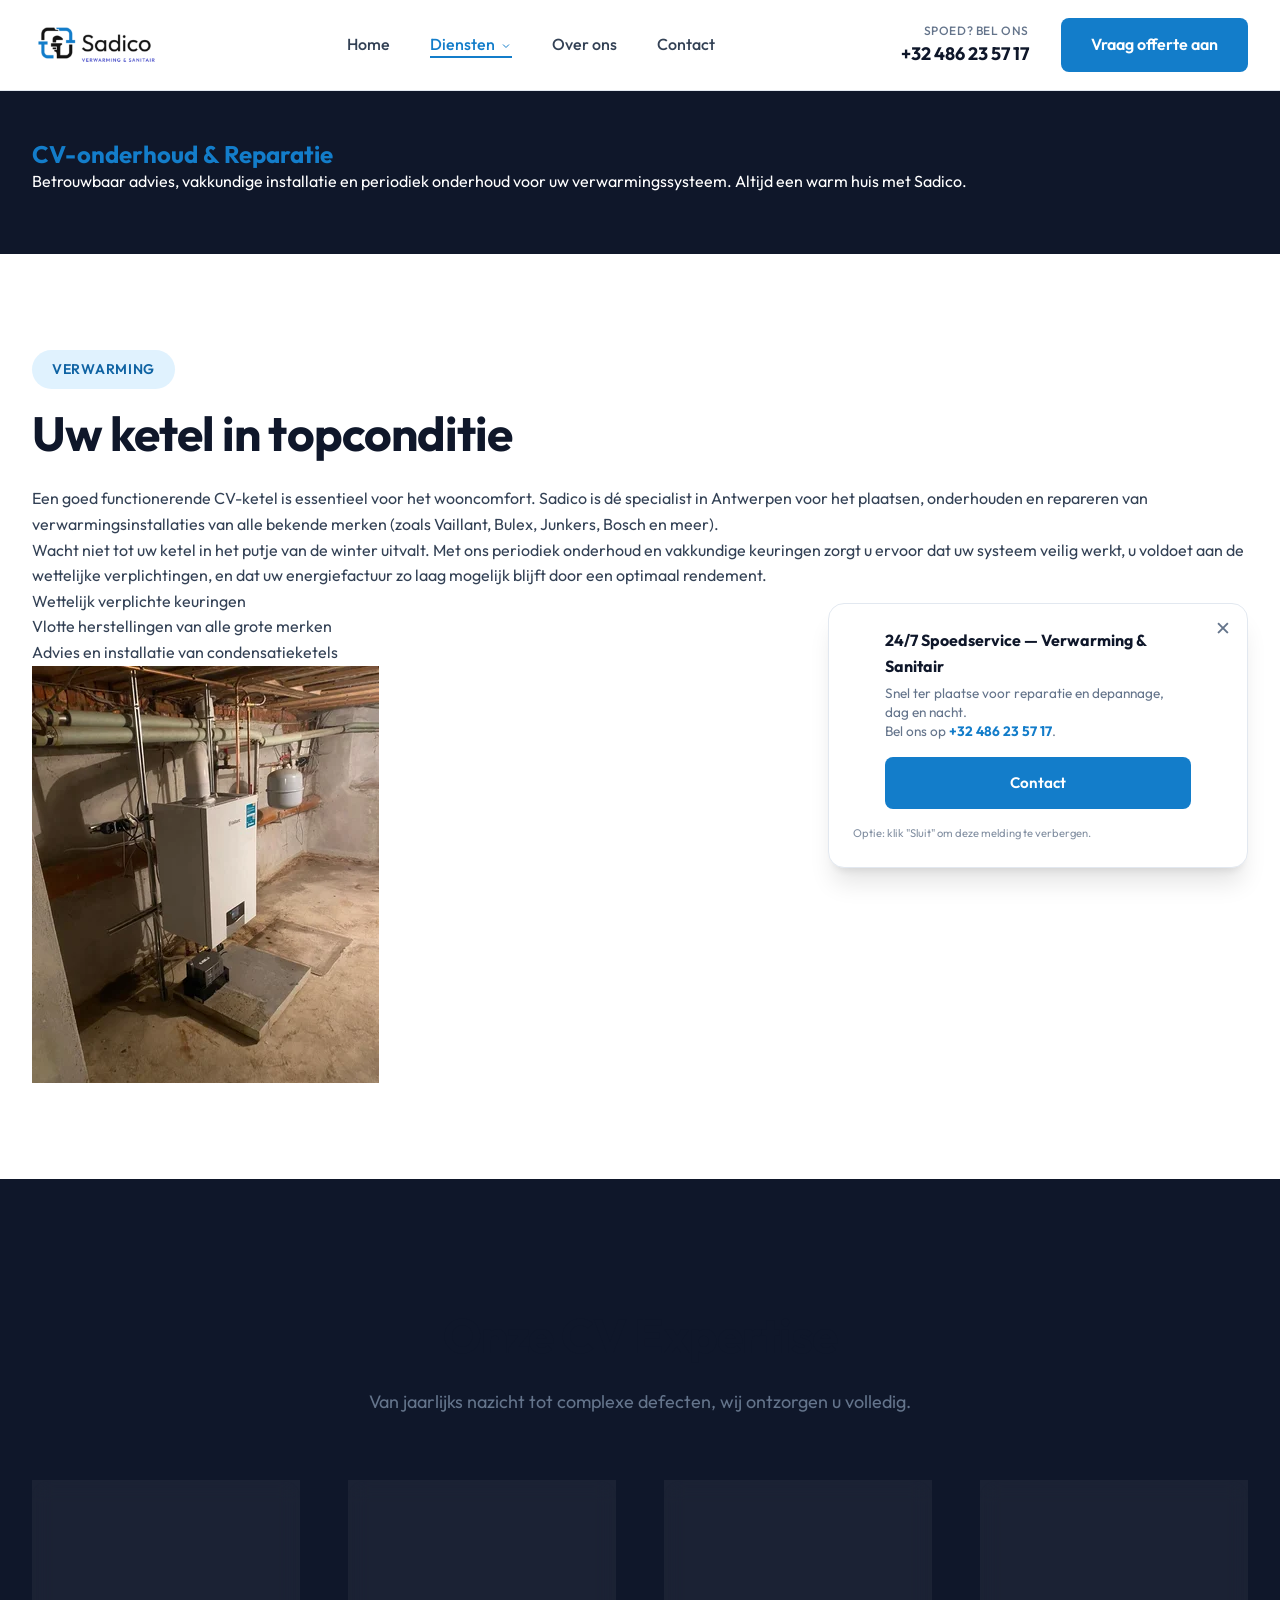
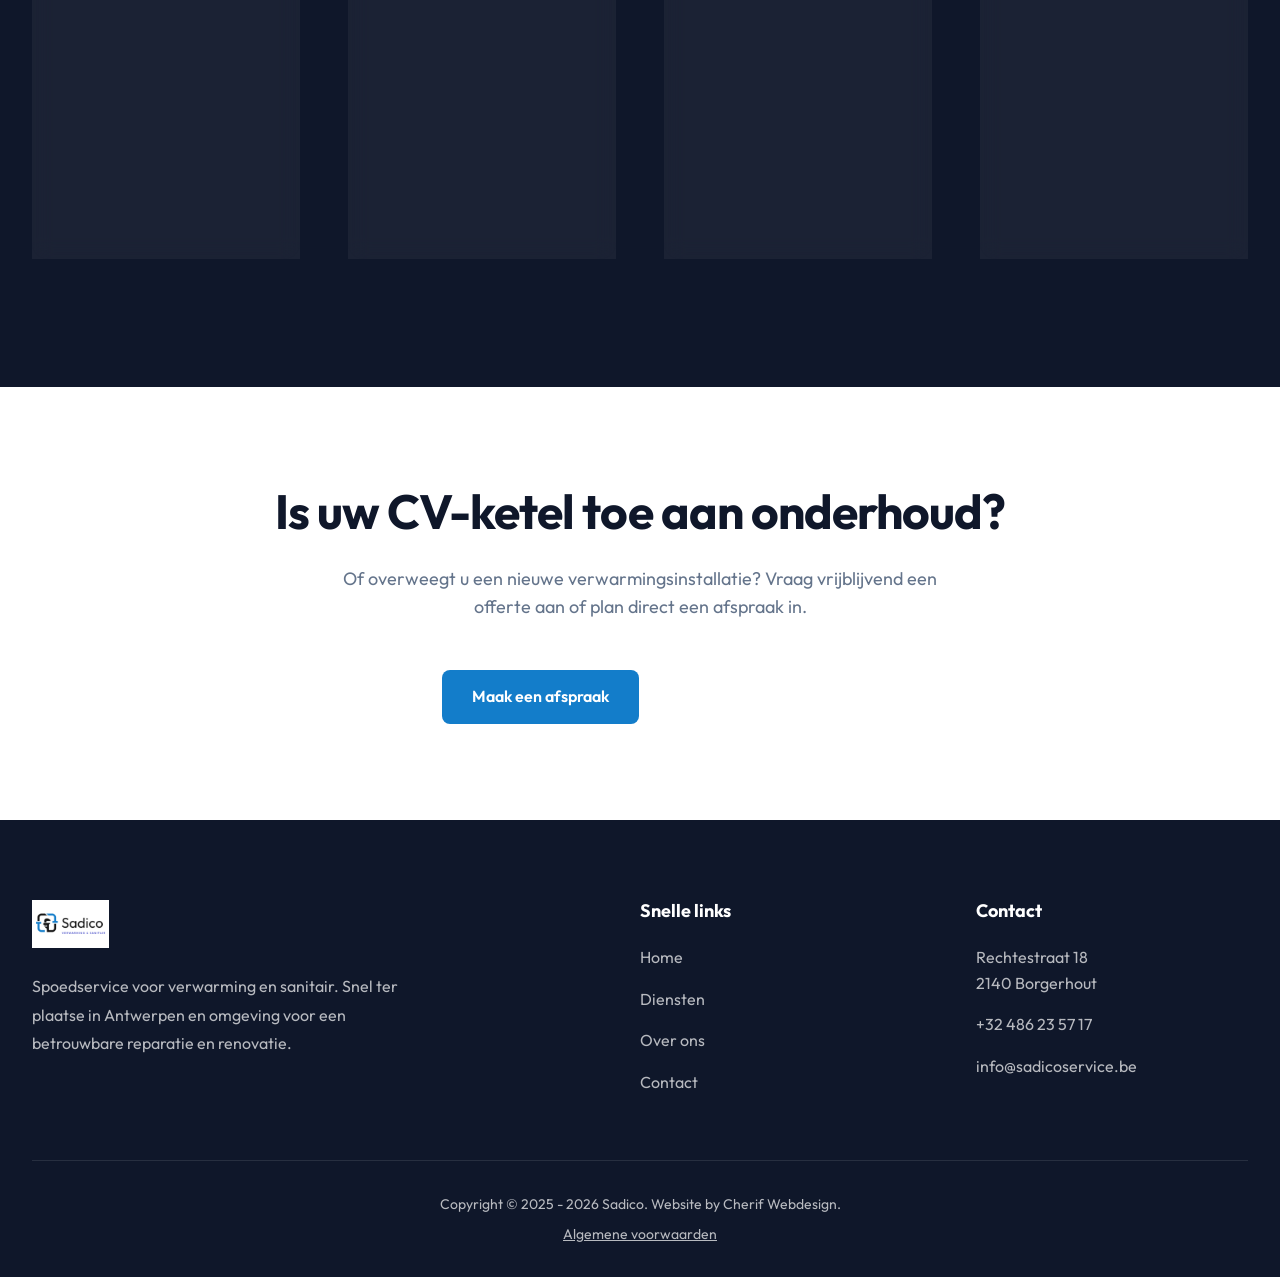
<file: cv-onderhoud/index.html>
<!DOCTYPE html>
<html lang="nl">
<head>
    <meta charset="UTF-8">
    <meta name="viewport" content="width=device-width, initial-scale=1.0">
    <title>CV-onderhoud &amp; Reparatie | Sadico</title>
    <link rel="preconnect" href="https://fonts.googleapis.com">
    <link rel="preconnect" href="https://fonts.gstatic.com" crossorigin>
    <link href="https://fonts.googleapis.com/css2?family=Outfit:wght@300;400;500;600;700;800&display=swap" rel="stylesheet">
    <link rel="stylesheet" href="../style.css">
    <link rel="icon" href="/favicon.ico" type="image/x-icon">    
</head>
<body>

<header class="header" id="header">
    <div class="container header-container">
        <a class="logo-link" href="/"><img src="../assets/logo.webp" alt="Sadico Logo" class="logo"></a>
        <nav class="main-nav">
            <a href="/">Home</a>
            <div class="dropdown">
                <a class="active" href="/diensten">Diensten <svg width="12" height="12" viewBox="0 0 24 24" fill="none" stroke="currentColor" stroke-width="2" style="display:inline;vertical-align:middle;margin-left:2px;"><path d="M6 9l6 6 6-6"/></svg></a>
                <div class="dropdown-content">
                    <a href="/ontstoppingen">Ontstoppingen 24/7</a>
                    <a href="/camera-inspectie">Camera Inspectie</a>
                    <a href="/lekdetectie">Lekdetectie &amp; reparatie</a>
                    <a href="/cv-onderhoud">CV-onderhoud &amp; reparatie</a>
                    <a href="/keuken-installaties">Keuken installaties</a>
                    <a href="/sanitair">Sanitaire installaties</a>
                    <a href="/warmtepompen">Vloerverwarming &amp; warmtepompen</a>
                </div>
            </div>
            <a href="/over-ons">Over ons</a>
            <a href="/contact">Contact</a>
        </nav>
        <div class="header-actions">
            <div class="contact-quick">
                <span class="quick-label">Spoed? Bel ons</span>
                <a href="tel:+32486235717" class="quick-phone">+32 486 23 57 17</a>
            </div>
            <a class="btn btn-primary" href="/contact">Vraag offerte aan</a>
        </div>
        <button class="mobile-menu-toggle" aria-label="Toggle menu"><span></span><span></span><span></span></button>
    </div>
</header>

<section class="page-hero">
    <div class="container">
        <h1 class="page-hero-title"><span class="text-highlight">CV-onderhoud &amp; Reparatie</span></h1>
        <p class="page-hero-subtitle">Betrouwbaar advies, vakkundige installatie en periodiek onderhoud voor uw verwarmingssysteem. Altijd een warm huis met Sadico.</p>
    </div>
</section>

<section class="section intro-section">
    <div class="container">
        <div class="intro-grid intro-grid--reverse">
            <div class="intro-content">
                <span class="section-badge">Verwarming</span>
                <h2 class="section-title">Uw ketel in topconditie</h2>
                <p>Een goed functionerende CV-ketel is essentieel voor het wooncomfort. Sadico is dé specialist in Antwerpen voor het plaatsen, onderhouden en repareren van verwarmingsinstallaties van alle bekende merken (zoals Vaillant, Bulex, Junkers, Bosch en meer).</p>
                <p>Wacht niet tot uw ketel in het putje van de winter uitvalt. Met ons periodiek onderhoud en vakkundige keuringen zorgt u ervoor dat uw systeem veilig werkt, u voldoet aan de wettelijke verplichtingen, en dat uw energiefactuur zo laag mogelijk blijft door een optimaal rendement.</p>
                <ul class="intro-features">
                    <li>Wettelijk verplichte keuringen</li>
                    <li>Vlotte herstellingen van alle grote merken</li>
                    <li>Advies en installatie van condensatieketels</li>
                </ul>
            </div>
            <div class="intro-image">
                <img src="../assets/verwarming.webp" alt="CV-onderhoud en Reparatie">
            </div>
        </div>
    </div>
</section>

<section class="section trust-section">
    <div class="container">
        <div class="text-center">
            <h2 class="section-title">Onze CV Expertise</h2>
            <p class="section-subtitle">Van jaarlijks nazicht tot complexe defecten, wij ontzorgen u volledig.</p>
        </div>
        <div class="trust-grid">
            <div class="trust-card">
                <div class="trust-icon">
                    <svg width="32" height="32" viewBox="0 0 24 24" fill="none" stroke="currentColor" stroke-width="2"><path d="M12 2v20M17 5H9.5a3.5 3.5 0 0 0 0 7h5a3.5 3.5 0 0 1 0 7H6"/></svg>
                </div>
                <h3>Rendement Verhogen</h3>
                <p>Een perfect afgestelde ketel verbruikt minder gas en stoot minder CO2 uit. Goed voor het milieu en uw portemonnee.</p>
            </div>
            <div class="trust-card">
                <div class="trust-icon">
                    <svg width="32" height="32" viewBox="0 0 24 24" fill="none" stroke="currentColor" stroke-width="2"><path d="M22 12h-4l-3 9L9 3l-3 9H2"/></svg>
                </div>
                <h3>Storingen Verhelpen</h3>
                <p>Foutcode op de display of koud water? Onze techniekers sporen het defect feilloos op en vervangen de nodige onderdelen direct.</p>
            </div>
            <div class="trust-card">
                <div class="trust-icon">
                    <svg width="32" height="32" viewBox="0 0 24 24" fill="none" stroke="currentColor" stroke-width="2"><circle cx="12" cy="12" r="10"/><path d="M12 8v4l3 3"/></svg>
                </div>
                <h3>Periodiek Onderhoud</h3>
                <p>Wij voeren vakkundige controles uit en leveren het bijbehorende verbrandingsattest en reinigingsattest af.</p>
            </div>
            <div class="trust-card">
                <div class="trust-icon">
                    <svg width="32" height="32" viewBox="0 0 24 24" fill="none" stroke="currentColor" stroke-width="2"><path d="M3 9l9-7 9 7v11a2 2 0 0 1-2 2H5a2 2 0 0 1-2-2z"/><polyline points="9 22 9 12 15 12 15 22"/></svg>
                </div>
                <h3>Nieuwe Installaties</h3>
                <p>Is uw ketel ouder dan 15 jaar? Wij geven eerlijk advies over vervanging en zorgen voor een propere installatie.</p>
            </div>
        </div>
    </div>
</section>

<section class="section cta-section text-center">
    <div class="container">
        <h2 class="section-title">Is uw CV-ketel toe aan onderhoud?</h2>
        <p class="section-subtitle">Of overweegt u een nieuwe verwarmingsinstallatie? Vraag vrijblijvend een offerte aan of plan direct een afspraak in.</p>
        <div class="mt-4" style="display: flex; gap: 1rem; justify-content: center; flex-wrap: wrap;">
            <a href="/contact" class="btn btn-primary">Maak een afspraak</a>
            <a href="tel:+32486235717" class="btn btn-outline" style="color: var(--clr-primary); border-color: var(--clr-primary);">Bij spoed: Bel ons</a>
        </div>
    </div>
</section>

<footer class="footer">
    <div class="container">
        <div class="footer-top">
            <div class="footer-col">
                <img src="../assets/logo.webp" alt="Sadico Logo" class="footer-logo">
                <p class="footer-text">Spoedservice voor verwarming en sanitair. Snel ter plaatse in Antwerpen en omgeving voor een betrouwbare reparatie en renovatie.</p>
            </div>
            <div class="footer-col">
                <h4 class="footer-heading">Snelle links</h4>
                <ul class="footer-links">
                    <li><a href="/">Home</a></li>
                    <li><a href="/diensten">Diensten</a></li>
                    <li><a href="/over-ons">Over ons</a></li>
                    <li><a href="/contact">Contact</a></li>
                </ul>
            </div>
            <div class="footer-col">
                <h4 class="footer-heading">Contact</h4>
                <ul class="footer-contact-list">
                    <li>Rechtestraat 18<br>2140 Borgerhout</li>
                    <li><a href="tel:+32486235717">+32 486 23 57 17</a></li>
                    <li><a href="mailto:info@sadicoservice.be">info@sadicoservice.be</a></li>
                </ul>
            </div>
        </div>
        <div class="footer-bottom">
            <p>Copyright &copy; 2025 - 2026 Sadico. Website by Cherif Webdesign.</p>
                <p class="footer-legal"><a href="/algemene-voorwaarden">Algemene voorwaarden</a></p>
        </div>
    </div>
</footer>
<div class="sticky-banner" id="stickyBanner">
    <div class="container banner-container">
        <div class="banner-content">
            <span class="banner-title">24/7 Spoedservice — Verwarming &amp; Sanitair</span>
            <span class="banner-desc">Snel ter plaatse voor reparatie en depannage, dag en nacht. <br>Bel ons op <strong><a href="tel:+32486235717" style="color: var(--clr-primary); text-decoration: none;">+32 486 23 57 17</a></strong>.</span>
        </div>
        <div class="banner-actions">
            <a class="btn btn-banner" href="/contact">Contact</a>
            <button class="banner-close" id="closeBannerBtn" aria-label="Sluit banner">✕</button>
        </div>
    </div>
    <div class="banner-tooltip">Optie: klik "Sluit" om deze melding te verbergen.</div>
</div>
<script src="../script.js"></script>

</body>
</html>
</file>
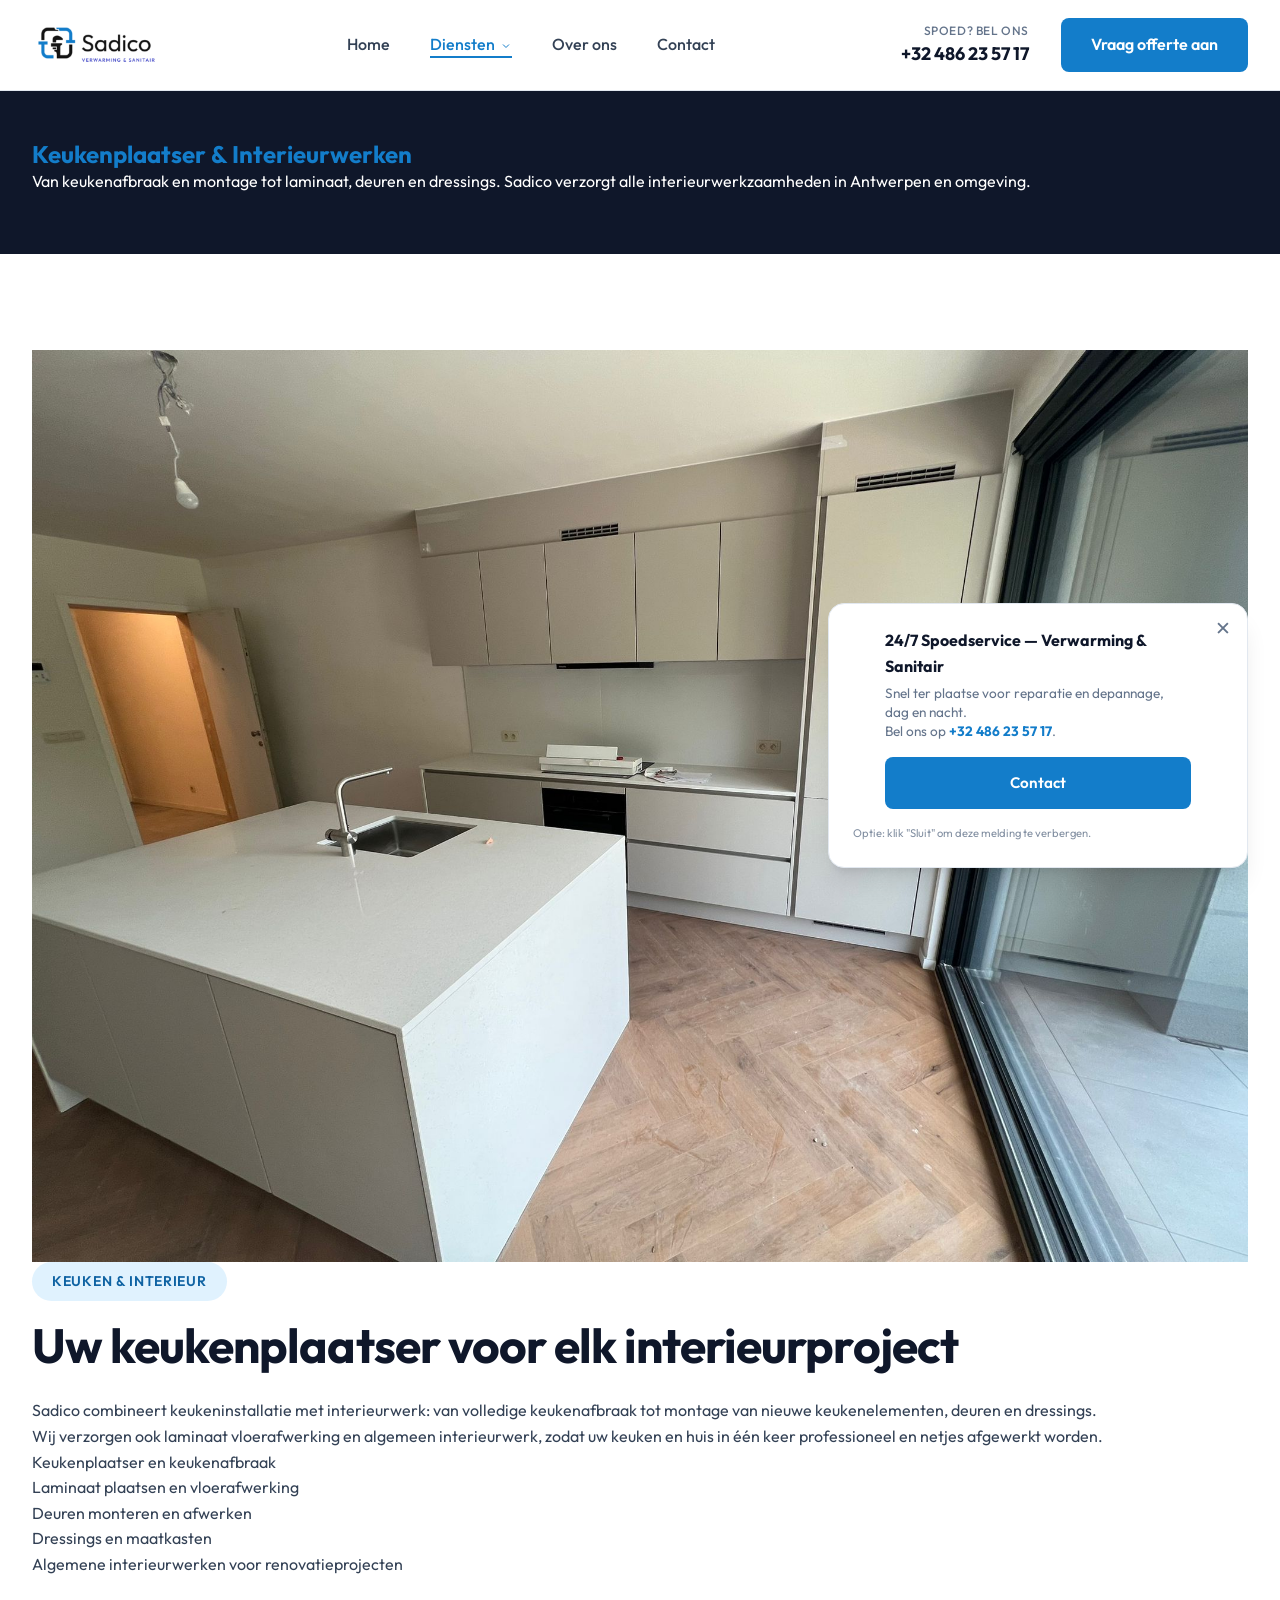
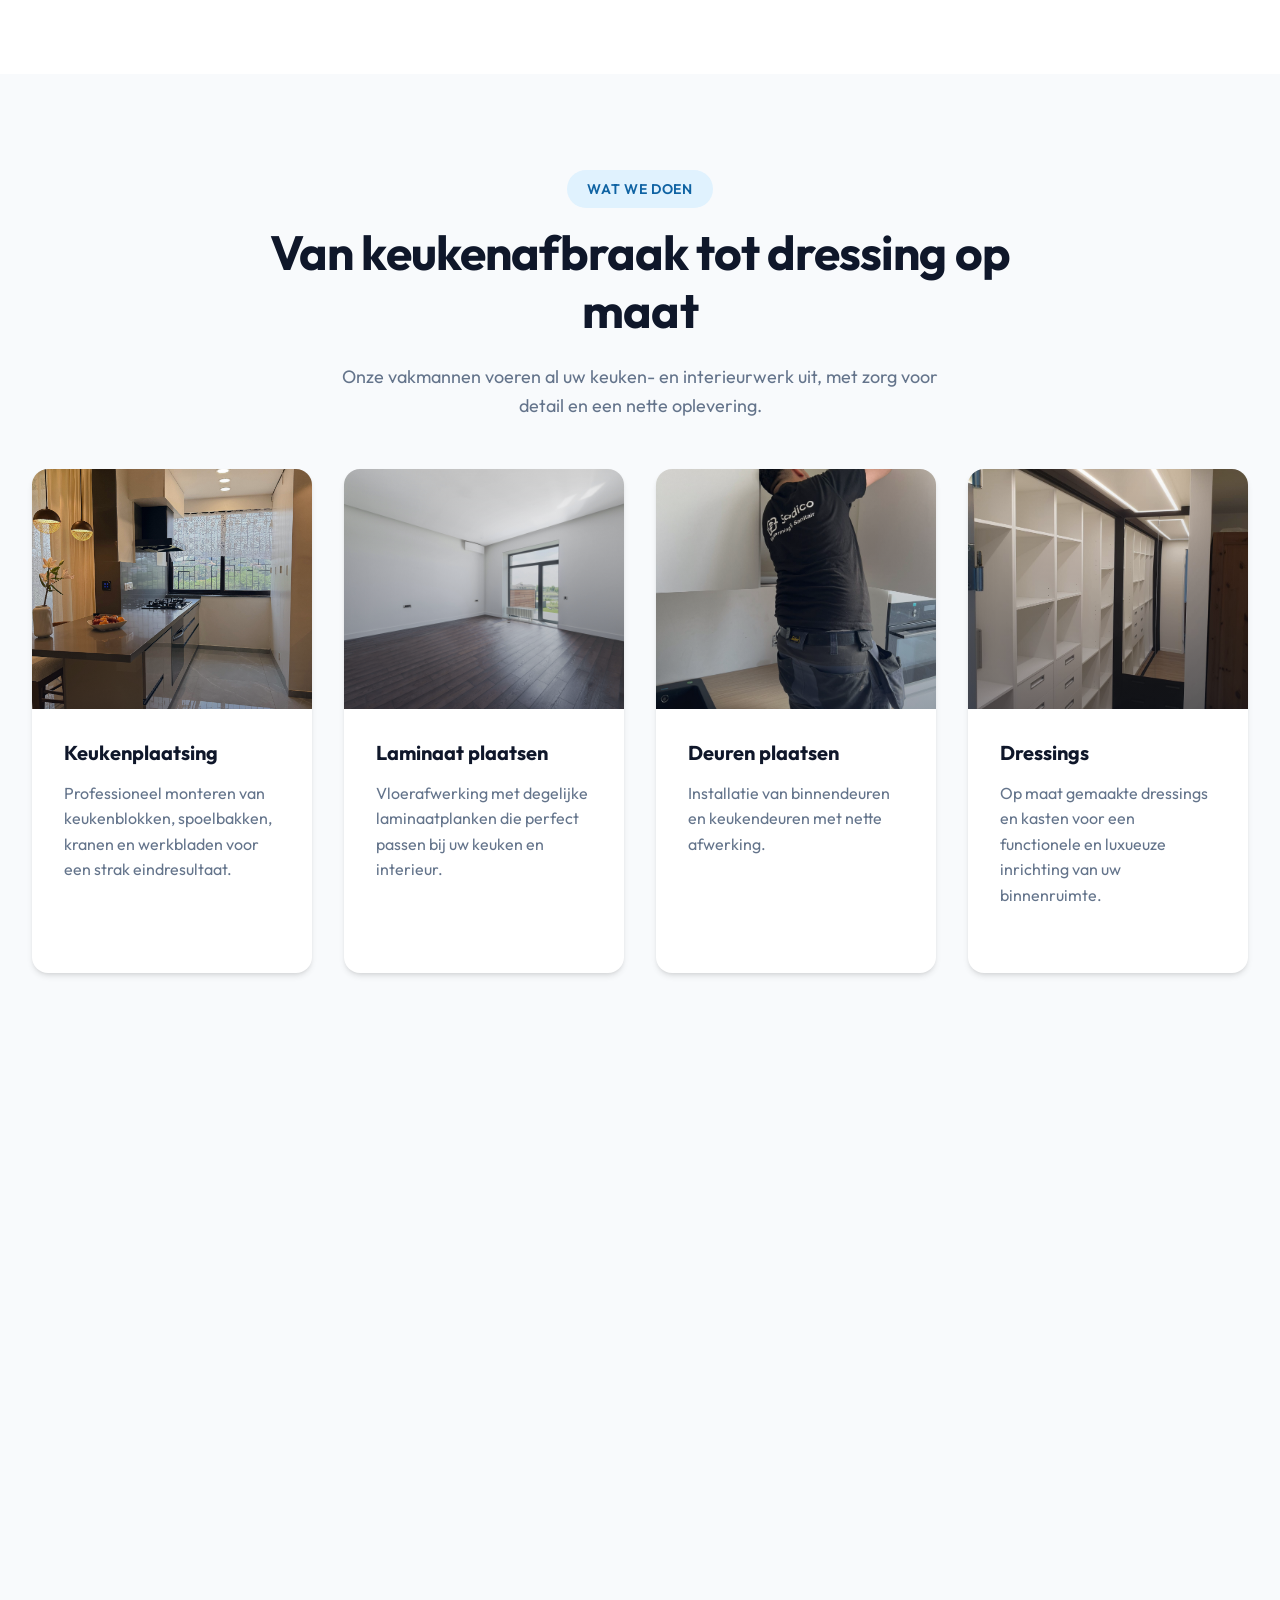
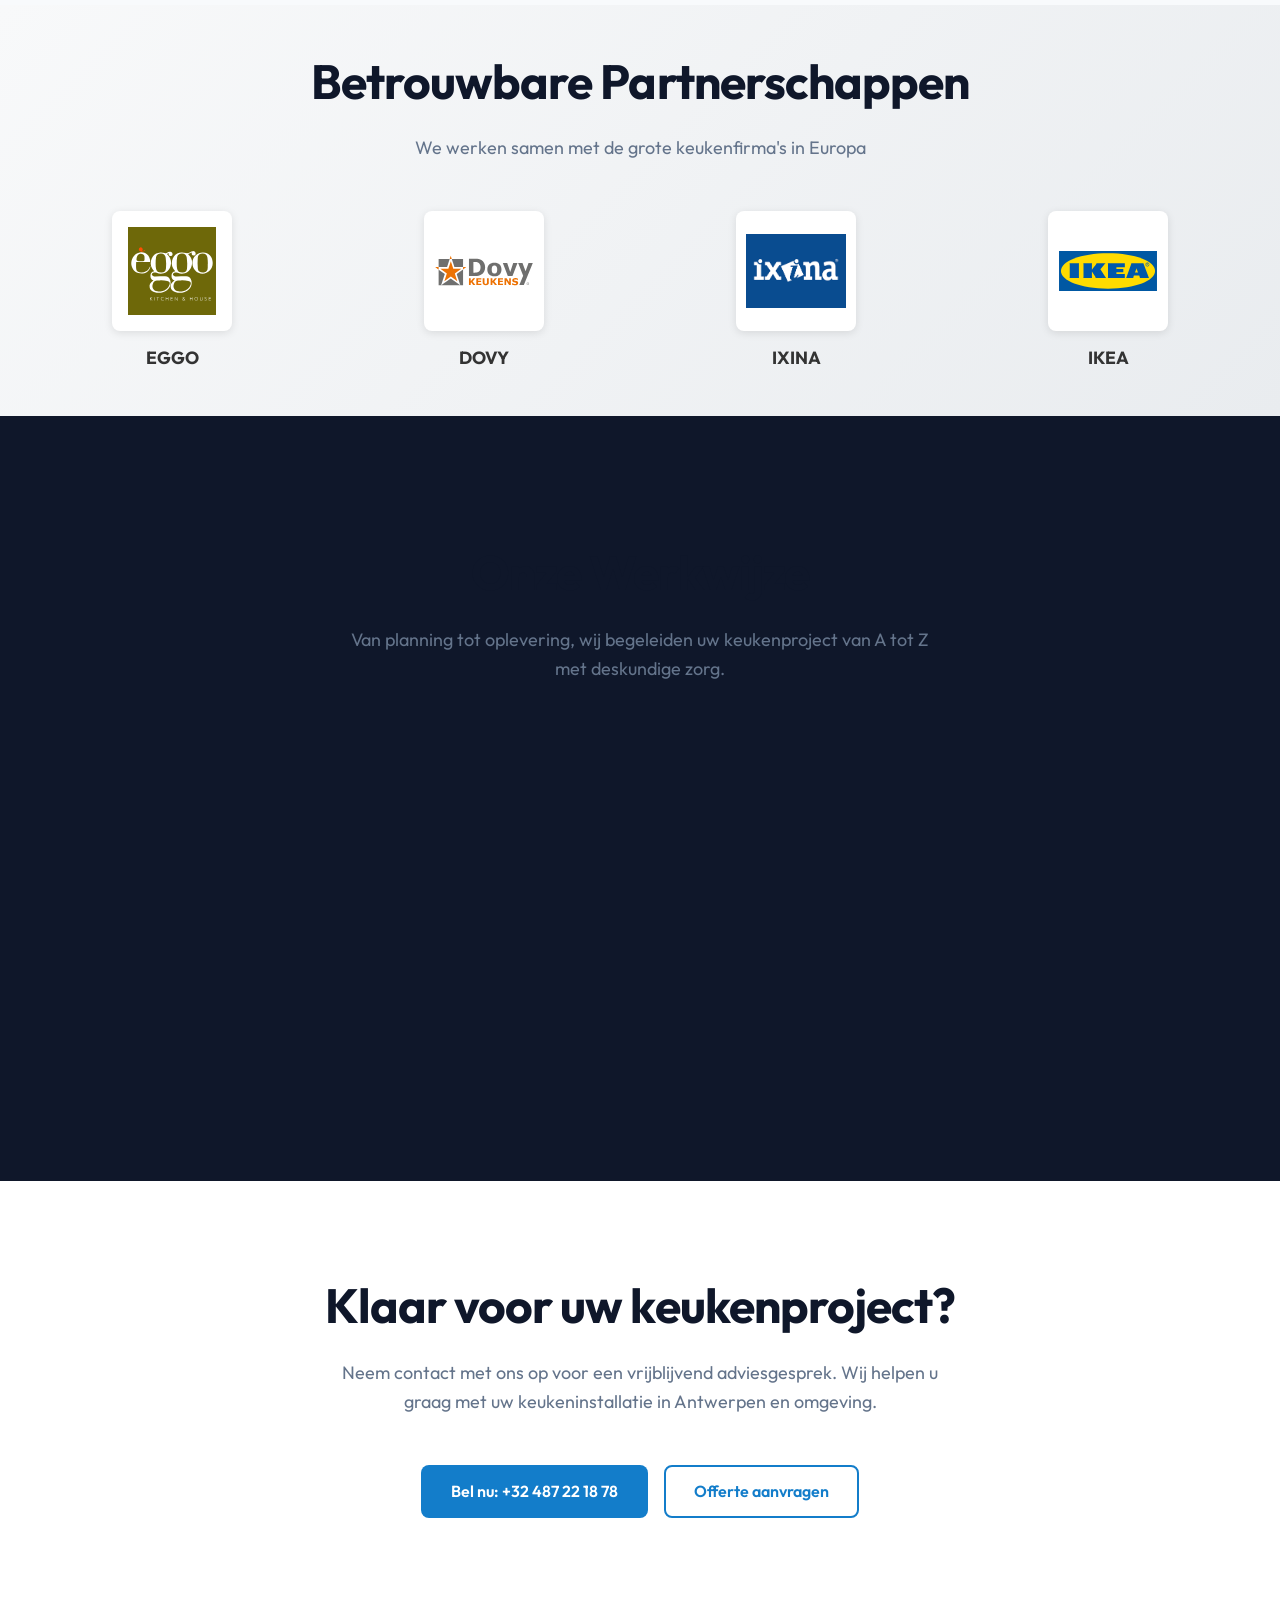
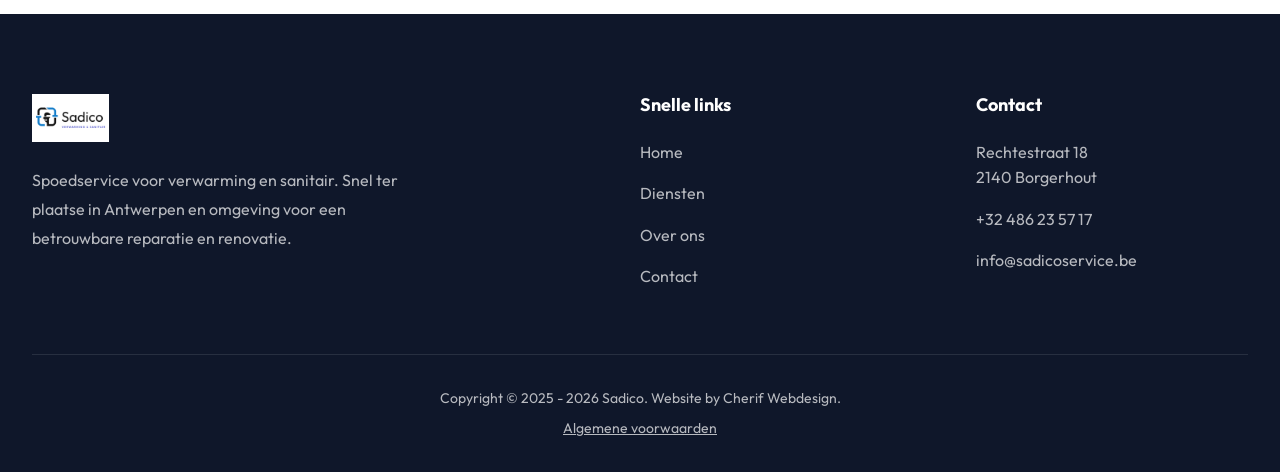
<file: keuken-installaties/index.html>
<!DOCTYPE html>
<html lang="nl">
<head>
    <meta charset="UTF-8">
    <meta name="viewport" content="width=device-width, initial-scale=1.0">
    <title>Keukenplaatser & Interieurwerken | Sadico</title>
    <link rel="preconnect" href="https://fonts.googleapis.com">
    <link rel="preconnect" href="https://fonts.gstatic.com" crossorigin>
    <link href="https://fonts.googleapis.com/css2?family=Outfit:wght@300;400;500;600;700;800&display=swap" rel="stylesheet">
    <link rel="stylesheet" href="../style.css">
    <link rel="icon" href="/favicon.ico" type="image/x-icon">    
</head>
<body>

<header class="header" id="header">
    <div class="container header-container">
        <a class="logo-link" href="/"><img src="../assets/logo.webp" alt="Sadico Logo" class="logo"></a>
        <nav class="main-nav">
            <a href="/">Home</a>
            <div class="dropdown">
                <a class="active" href="/diensten">Diensten <svg width="12" height="12" viewBox="0 0 24 24" fill="none" stroke="currentColor" stroke-width="2" style="display:inline;vertical-align:middle;margin-left:2px;"><path d="M6 9l6 6 6-6"/></svg></a>
                <div class="dropdown-content">
                    <a href="/ontstoppingen">Ontstoppingen 24/7</a>
                    <a href="/camera-inspectie">Camera Inspectie</a>
                    <a href="/lekdetectie">Lekdetectie &amp; reparatie</a>
                    <a href="/cv-onderhoud">CV-onderhoud &amp; reparatie</a>
                    <a href="/keuken-installaties">Keuken installaties</a>
                    <a href="/sanitair">Sanitaire installaties</a>
                    <a href="/warmtepompen">Vloerverwarming &amp; warmtepompen</a>
                </div>
            </div>
            <a href="/over-ons">Over ons</a>
            <a href="/contact">Contact</a>
        </nav>
        <div class="header-actions">
            <div class="contact-quick">
                <span class="quick-label">Spoed? Bel ons</span>
                <a href="tel:+32486235717" class="quick-phone">+32 486 23 57 17</a>
            </div>
            <a class="btn btn-primary" href="/contact">Vraag offerte aan</a>
        </div>
        <button class="mobile-menu-toggle" aria-label="Toggle menu"><span></span><span></span><span></span></button>
    </div>
</header>

<section class="page-hero">
    <div class="container">
        <h1 class="page-hero-title"><span class="text-highlight">Keukenplaatser &amp; Interieurwerken</span></h1>
        <p class="page-hero-subtitle">Van keukenafbraak en montage tot laminaat, deuren en dressings.
            Sadico verzorgt alle interieurwerkzaamheden in Antwerpen en omgeving.</p>
    </div>
</section>

<section class="section intro-section">
    <div class="container">
        <div class="intro-grid">
            <div class="intro-image">
                <img src="../assets/KeukenWijdWit.png" alt="Keuken Installaties">
            </div>
            <div class="intro-content">
                <span class="section-badge">Keuken &amp; Interieur</span>
                <h2 class="section-title">Uw keukenplaatser voor elk interieurproject</h2>
                <p>Sadico combineert keukeninstallatie met interieurwerk: van volledige keukenafbraak tot montage van nieuwe keukenelementen, deuren en dressings.</p>
                <p>Wij verzorgen ook laminaat vloerafwerking en algemeen interieurwerk, zodat uw keuken en huis in één keer professioneel en netjes afgewerkt worden.</p>
                <ul class="intro-features">
                    <li>Keukenplaatser en keukenafbraak</li>
                    <li>Laminaat plaatsen en vloerafwerking</li>
                    <li>Deuren monteren en afwerken</li>
                    <li>Dressings en maatkasten</li>
                    <li>Algemene interieurwerken voor renovatieprojecten</li>
                </ul>
            </div>
        </div>
    </div>
</section>

<section class="section bg-light">
    <div class="container">
        <div class="section-header text-center">
            <div class="section-badge">Wat we doen</div>
            <h2 class="section-title">Van keukenafbraak tot dressing op maat</h2>
            <p class="section-subtitle">Onze vakmannen voeren al uw keuken- en interieurwerk uit, met zorg voor detail en een nette oplevering.</p>
        </div>
        <div class="services-grid">
            <div class="service-card">
                <div class="service-img-wrapper">
                    <img src="../assets/kitcheninstall.jpg" alt="Keuken plaatser">
                </div>
                <div class="service-content">
                    <h3>Keukenplaatsing</h3>
                    <p>Professioneel monteren van keukenblokken, spoelbakken, kranen en werkbladen voor een strak eindresultaat.</p>
                </div>
            </div>
            <div class="service-card">
                <div class="service-img-wrapper">
                    <img src="../assets/laminaat.jpg" alt="Laminaat plaatsen">
                </div>
                <div class="service-content">
                    <h3>Laminaat plaatsen</h3>
                    <p>Vloerafwerking met degelijke laminaatplanken die perfect passen bij uw keuken en interieur.</p>
                </div>
            </div>
            <div class="service-card">
                <div class="service-img-wrapper">
                    <img src="../assets/keukenInstallDeur.png" alt="Deuren plaatsen">
                </div>
                <div class="service-content">
                    <h3>Deuren plaatsen</h3>
                    <p>Installatie van binnendeuren en keukendeuren met nette afwerking.</p>
                </div>
            </div>
            <div class="service-card">
                <div class="service-img-wrapper">
                    <img src="../assets/keukenKast.png" alt="Dressings op maat">
                </div>
                <div class="service-content">
                    <h3>Dressings</h3>
                    <p>Op maat gemaakte dressings en kasten voor een functionele en luxueuze inrichting van uw binnenruimte.</p>
                </div>
            </div>
            <div class="service-card">
                <div class="service-img-wrapper">
                    <img src="../assets/afbraak.jpeg" alt="Keukenafbraak">
                </div>
                <div class="service-content">
                    <h3>Keukenafbraak</h3>
                    <p>Verwijderen van uw oude keuken in zorgvuldig overleg, met een schone en veilige voorbereiding voor de nieuwe opstelling.</p>
                </div>
            </div>
        </div>
    </div>
</section>

<section class="section partners-section" style="background: linear-gradient(135deg, #f8f9fa 0%, #e9ecef 100%); padding: 3rem 0;">
    <div class="container">
        <div class="text-center" style="margin-bottom: 2rem;">
            <h2 class="section-title">Betrouwbare Partnerschappen</h2>
            <p class="section-subtitle">We werken samen met de grote keukenfirma's in Europa</p>
        </div>
        <div style="display: grid; grid-template-columns: repeat(auto-fit, minmax(180px, 1fr)); gap: 2rem; align-items: center; justify-items: center;">
            <div style="text-align: center;">
                <div style="width: 120px; height: 120px; background: white; border-radius: 8px; display: flex; align-items: center; justify-content: center; margin: 0 auto 1rem; box-shadow: 0 2px 8px rgba(0,0,0,0.1); font-weight: 600; color: #666;">
                    <img src="../assets/eggo.svg" alt="EGGO" style="max-width: 100%; max-height: 100%; padding: 10px;">
                </div>
                <h3 style="font-size: 1.1rem; margin: 0; color: #333;">EGGO</h3>
            </div>
            <div style="text-align: center;">
                <div style="width: 120px; height: 120px; background: white; border-radius: 8px; display: flex; align-items: center; justify-content: center; margin: 0 auto 1rem; box-shadow: 0 2px 8px rgba(0,0,0,0.1); font-weight: 600; color: #666;">
                    <img src="../assets/dovy.svg" alt="DOVY" style="max-width: 100%; max-height: 100%; padding: 10px;">
                </div>
                <h3 style="font-size: 1.1rem; margin: 0; color: #333;">DOVY</h3>
            </div>
            <div style="text-align: center;">
                <div style="width: 120px; height: 120px; background: white; border-radius: 8px; display: flex; align-items: center; justify-content: center; margin: 0 auto 1rem; box-shadow: 0 2px 8px rgba(0,0,0,0.1); font-weight: 600; color: #666;">
                    <img src="../assets/ixina.png" alt="IXINA" style="max-width: 100%; max-height: 100%; padding: 10px;">
                </div>
                <h3 style="font-size: 1.1rem; margin: 0; color: #333;">IXINA</h3>
            </div>
            <div style="text-align: center;">
                <div style="width: 120px; height: 120px; background: white; border-radius: 8px; display: flex; align-items: center; justify-content: center; margin: 0 auto 1rem; box-shadow: 0 2px 8px rgba(0,0,0,0.1); font-weight: 600; color: #666;">
                    <img src="../assets/ikea.svg" alt="IKEA" style="max-width: 100%; max-height: 100%; padding: 10px;">
                </div>
                <h3 style="font-size: 1.1rem; margin: 0; color: #333;">IKEA</h3>
            </div>
        </div>
    </div>
</section>

<section class="section trust-section">
    <div class="container">
        <div class="text-center">
            <h2 class="section-title">Onze Werkwijze</h2>
            <p class="section-subtitle">Van planning tot oplevering, wij begeleiden uw keukenproject van A tot Z met deskundige zorg.</p>
        </div>
        <div class="trust-grid">
            <div class="trust-card">
                <div class="trust-icon"><span style="font-size: 1.5rem; font-weight: bold;">1</span></div>
                <h3>Advies & Planning</h3>
                <p>We bespreken uw wensen en maken een gedetailleerd plan voor de keukeninstallatie.</p>
            </div>
            <div class="trust-card">
                <div class="trust-icon"><span style="font-size: 1.5rem; font-weight: bold;">2</span></div>
                <h3>Installatie</h3>
                <p>Onze specialisten voeren de installatie uit met precisie en aandacht voor detail.</p>
            </div>
            <div class="trust-card">
                <div class="trust-icon"><span style="font-size: 1.5rem; font-weight: bold;">3</span></div>
                <h3>Controle & Test</h3>
                <p>We testen alle aansluitingen grondig om lekkages en problemen te voorkomen.</p>
            </div>
            <div class="trust-card">
                <div class="trust-icon"><span style="font-size: 1.5rem; font-weight: bold;">4</span></div>
                <h3>Oplevering</h3>
                <p>U ontvangt een volledig werkende keuken met garantie op ons vakmanschap.</p>
            </div>
        </div>
    </div>
</section>

<section class="section cta-section text-center">
    <div class="container">
        <h2 class="section-title">Klaar voor uw keukenproject?</h2>
        <p class="section-subtitle">Neem contact met ons op voor een vrijblijvend adviesgesprek. Wij helpen u graag met uw keukeninstallatie in Antwerpen en omgeving.</p>
        <div class="mt-4" style="display: flex; gap: 1rem; justify-content: center; flex-wrap: wrap;">
            <a href="tel:+32487221878" class="btn btn-primary">Bel nu: +32 487 22 18 78</a>
            <a href="/contact" class="btn btn-outline" style="color: var(--clr-primary); border-color: var(--clr-primary);">Offerte aanvragen</a>
        </div>
    </div>
</section>

<footer class="footer">
    <div class="container">
        <div class="footer-top">
            <div class="footer-col">
                <img src="../assets/logo.webp" alt="Sadico Logo" class="footer-logo">
                <p class="footer-text">Spoedservice voor verwarming en sanitair. Snel ter plaatse in Antwerpen en omgeving voor een betrouwbare reparatie en renovatie.</p>
            </div>
            <div class="footer-col">
                <h4 class="footer-heading">Snelle links</h4>
                <ul class="footer-links">
                    <li><a href="/">Home</a></li>
                    <li><a href="/diensten">Diensten</a></li>
                    <li><a href="/over-ons">Over ons</a></li>
                    <li><a href="/contact">Contact</a></li>
                </ul>
            </div>
            <div class="footer-col">
                <h4 class="footer-heading">Contact</h4>
                <ul class="footer-contact-list">
                    <li>Rechtestraat 18<br>2140 Borgerhout</li>
                    <li><a href="tel:+32486235717">+32 486 23 57 17</a></li>
                    <li><a href="mailto:info@sadicoservice.be">info@sadicoservice.be</a></li>
                </ul>
            </div>
        </div>
        <div class="footer-bottom">
            <p>Copyright &copy; 2025 - 2026 Sadico. Website by Cherif Webdesign.</p>
                <p class="footer-legal"><a href="/algemene-voorwaarden">Algemene voorwaarden</a></p>
        </div>
    </div>
</footer>
<div class="sticky-banner" id="stickyBanner">
    <div class="container banner-container">
        <div class="banner-content">
            <span class="banner-title">24/7 Spoedservice — Verwarming &amp; Sanitair</span>
            <span class="banner-desc">Snel ter plaatse voor reparatie en depannage, dag en nacht. <br>Bel ons op <strong><a href="tel:+32486235717" style="color: var(--clr-primary); text-decoration: none;">+32 486 23 57 17</a></strong>.</span>
        </div>
        <div class="banner-actions">
            <a class="btn btn-banner" href="/contact">Contact</a>
            <button class="banner-close" id="closeBannerBtn" aria-label="Sluit banner">✕</button>
        </div>
    </div>
    <div class="banner-tooltip">Optie: klik "Sluit" om deze melding te verbergen.</div>
</div>
<script src="../script.js"></script>

</body>
</html>
</file>
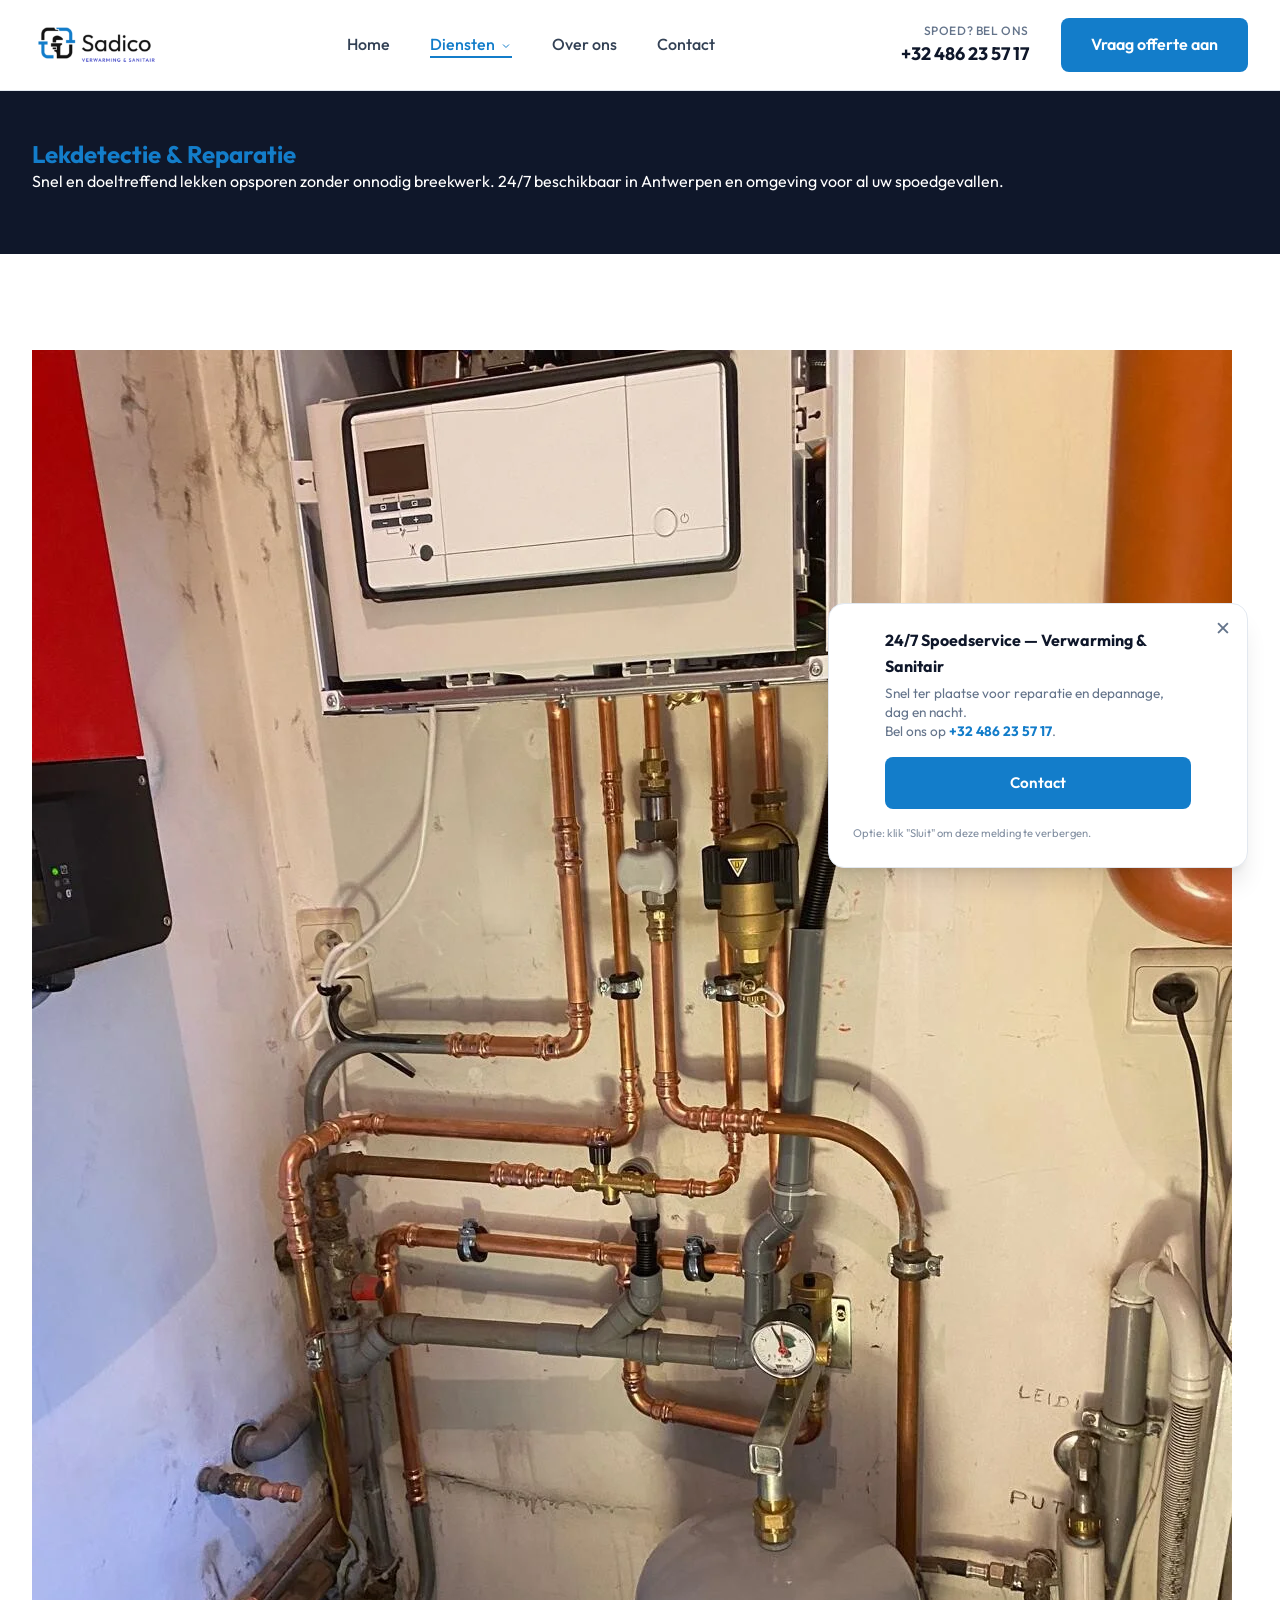
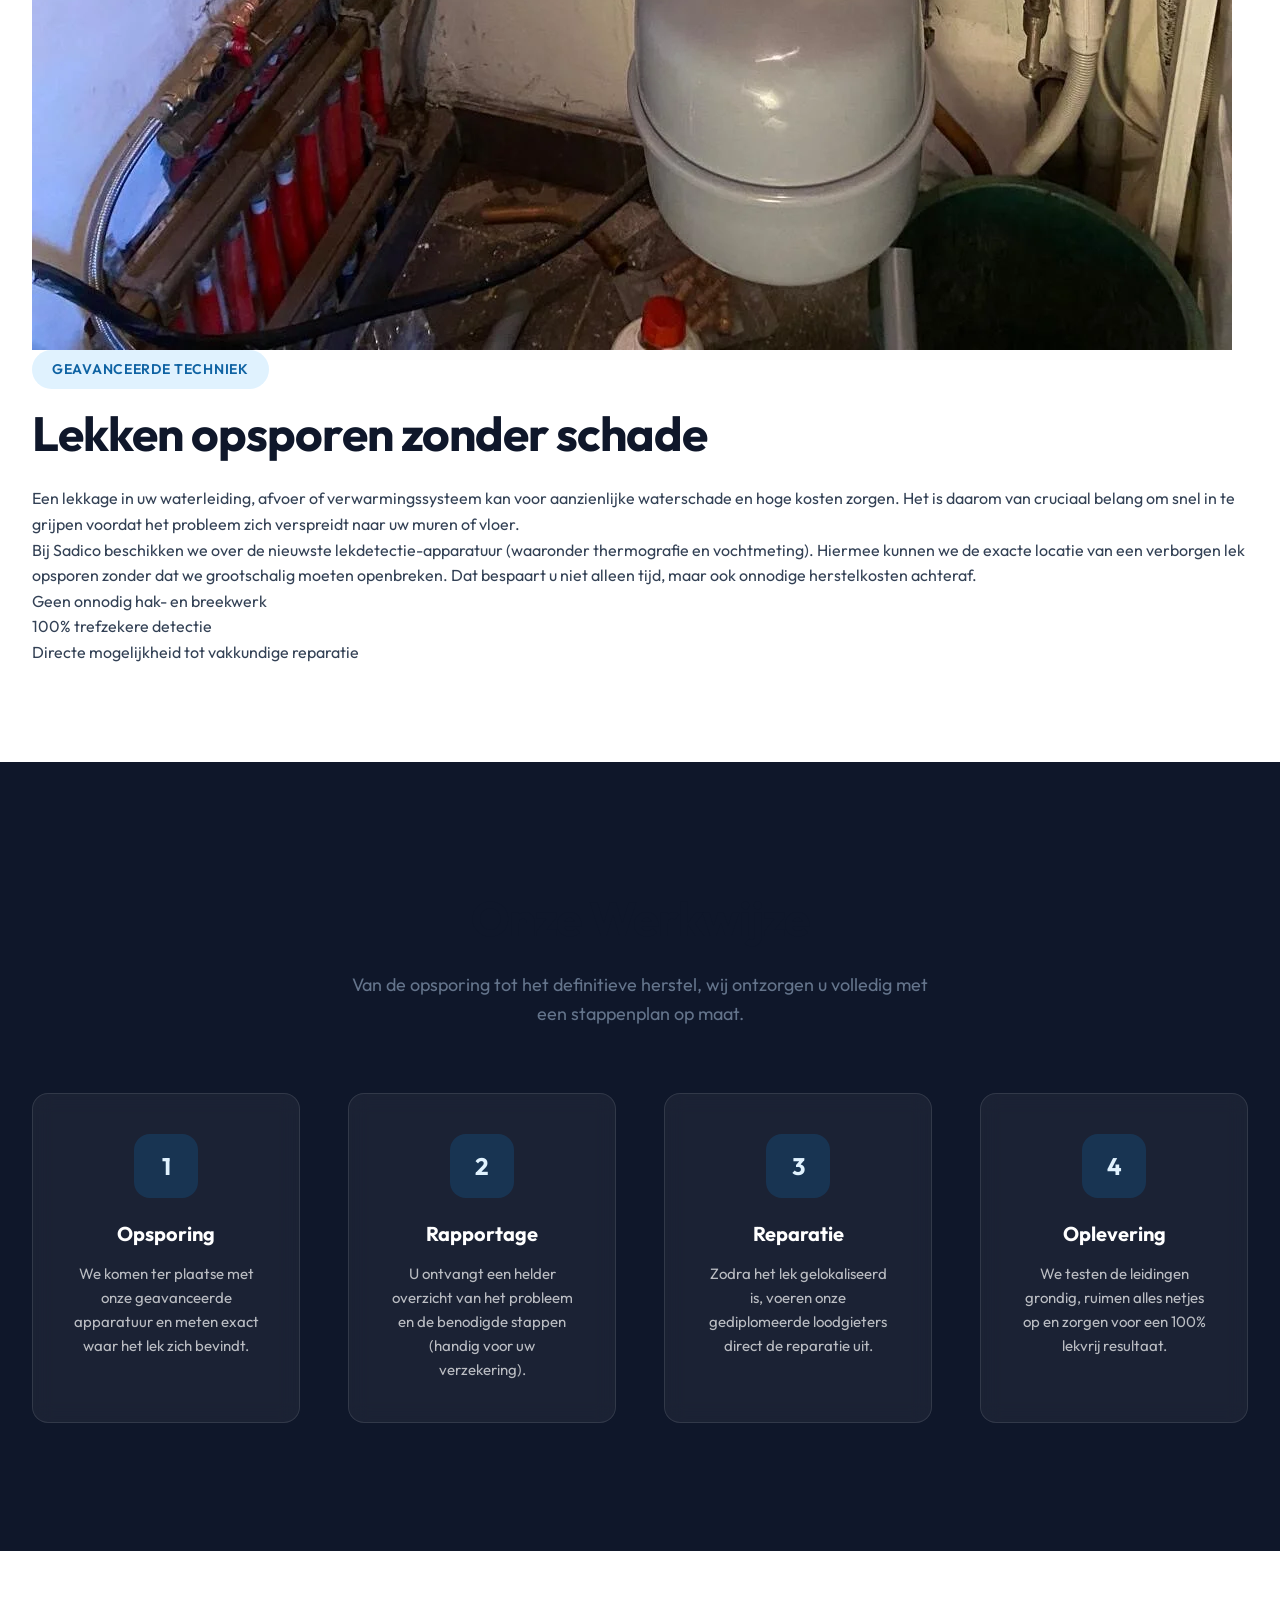
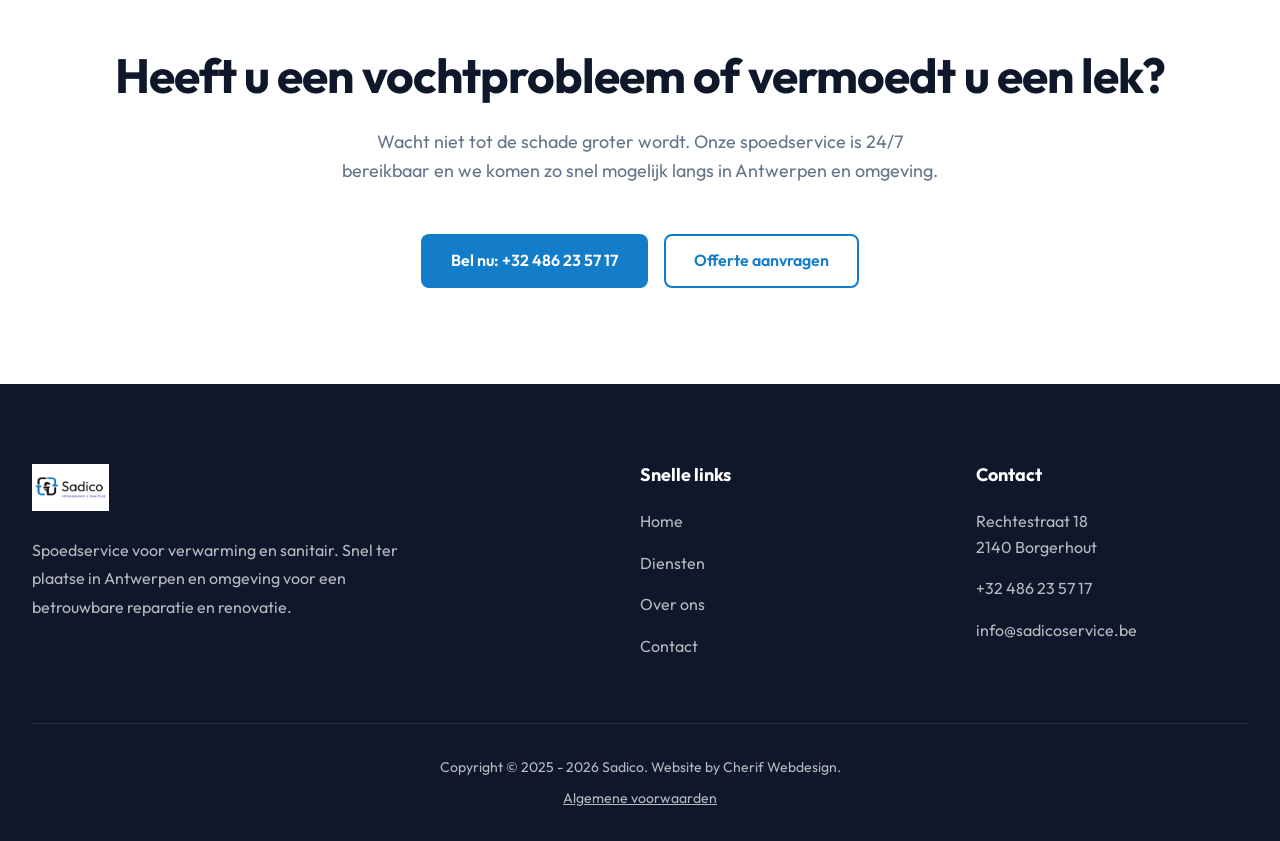
<file: lekdetectie/index.html>
<!DOCTYPE html>
<html lang="nl">
<head>
    <meta charset="UTF-8">
    <meta name="viewport" content="width=device-width, initial-scale=1.0">
    <title>Lekdetectie &amp; Reparatie | Sadico</title>
    <link rel="preconnect" href="https://fonts.googleapis.com">
    <link rel="preconnect" href="https://fonts.gstatic.com" crossorigin>
    <link href="https://fonts.googleapis.com/css2?family=Outfit:wght@300;400;500;600;700;800&display=swap" rel="stylesheet">
    <link rel="stylesheet" href="../style.css">
    <link rel="icon" href="/favicon.ico" type="image/x-icon">    
</head>
<body>

<header class="header" id="header">
    <div class="container header-container">
        <a class="logo-link" href="/"><img src="../assets/logo.webp" alt="Sadico Logo" class="logo"></a>
        <nav class="main-nav">
            <a href="/">Home</a>
            <div class="dropdown">
                <a class="active" href="/diensten">Diensten <svg width="12" height="12" viewBox="0 0 24 24" fill="none" stroke="currentColor" stroke-width="2" style="display:inline;vertical-align:middle;margin-left:2px;"><path d="M6 9l6 6 6-6"/></svg></a>
                <div class="dropdown-content">
                    <a href="/ontstoppingen">Ontstoppingen 24/7</a>
                    <a href="/camera-inspectie">Camera Inspectie</a>
                    <a href="/lekdetectie">Lekdetectie &amp; reparatie</a>
                    <a href="/cv-onderhoud">CV-onderhoud &amp; reparatie</a>
                    <a href="/keuken-installaties">Keuken installaties</a>
                    <a href="/sanitair">Sanitaire installaties</a>
                    <a href="/warmtepompen">Vloerverwarming &amp; warmtepompen</a>
                </div>
            </div>
            <a href="/over-ons">Over ons</a>
            <a href="/contact">Contact</a>
        </nav>
        <div class="header-actions">
            <div class="contact-quick">
                <span class="quick-label">Spoed? Bel ons</span>
                <a href="tel:+32486235717" class="quick-phone">+32 486 23 57 17</a>
            </div>
            <a class="btn btn-primary" href="/contact">Vraag offerte aan</a>
        </div>
        <button class="mobile-menu-toggle" aria-label="Toggle menu"><span></span><span></span><span></span></button>
    </div>
</header>

<section class="page-hero">
    <div class="container">
        <h1 class="page-hero-title"><span class="text-highlight">Lekdetectie &amp; Reparatie</span></h1>
        <p class="page-hero-subtitle">Snel en doeltreffend lekken opsporen zonder onnodig breekwerk. 24/7 beschikbaar in Antwerpen en omgeving voor al uw spoedgevallen.</p>
    </div>
</section>

<section class="section intro-section">
    <div class="container">
        <div class="intro-grid">
            <div class="intro-image">
                <img src="../assets/lekdetectie.webp" alt="Lekdetectie en Reparatie">
            </div>
            <div class="intro-content">
                <span class="section-badge">Geavanceerde techniek</span>
                <h2 class="section-title">Lekken opsporen zonder schade</h2>
                <p>Een lekkage in uw waterleiding, afvoer of verwarmingssysteem kan voor aanzienlijke waterschade en hoge kosten zorgen. Het is daarom van cruciaal belang om snel in te grijpen voordat het probleem zich verspreidt naar uw muren of vloer.</p>
                <p>Bij Sadico beschikken we over de nieuwste lekdetectie-apparatuur (waaronder thermografie en vochtmeting). Hiermee kunnen we de exacte locatie van een verborgen lek opsporen zonder dat we grootschalig moeten openbreken. Dat bespaart u niet alleen tijd, maar ook onnodige herstelkosten achteraf.</p>
                <ul class="intro-features">
                    <li>Geen onnodig hak- en breekwerk</li>
                    <li>100% trefzekere detectie</li>
                    <li>Directe mogelijkheid tot vakkundige reparatie</li>
                </ul>
            </div>
        </div>
    </div>
</section>

<section class="section trust-section">
    <div class="container">
        <div class="text-center">
            <h2 class="section-title">Onze Werkwijze</h2>
            <p class="section-subtitle">Van de opsporing tot het definitieve herstel, wij ontzorgen u volledig met een stappenplan op maat.</p>
        </div>
        <div class="trust-grid">
            <div class="trust-card">
                <div class="trust-icon"><span style="font-size: 1.5rem; font-weight: bold;">1</span></div>
                <h3>Opsporing</h3>
                <p>We komen ter plaatse met onze geavanceerde apparatuur en meten exact waar het lek zich bevindt.</p>
            </div>
            <div class="trust-card">
                <div class="trust-icon"><span style="font-size: 1.5rem; font-weight: bold;">2</span></div>
                <h3>Rapportage</h3>
                <p>U ontvangt een helder overzicht van het probleem en de benodigde stappen (handig voor uw verzekering).</p>
            </div>
            <div class="trust-card">
                <div class="trust-icon"><span style="font-size: 1.5rem; font-weight: bold;">3</span></div>
                <h3>Reparatie</h3>
                <p>Zodra het lek gelokaliseerd is, voeren onze gediplomeerde loodgieters direct de reparatie uit.</p>
            </div>
            <div class="trust-card">
                <div class="trust-icon"><span style="font-size: 1.5rem; font-weight: bold;">4</span></div>
                <h3>Oplevering</h3>
                <p>We testen de leidingen grondig, ruimen alles netjes op en zorgen voor een 100% lekvrij resultaat.</p>
            </div>
        </div>
    </div>
</section>

<section class="section cta-section text-center">
    <div class="container">
        <h2 class="section-title">Heeft u een vochtprobleem of vermoedt u een lek?</h2>
        <p class="section-subtitle">Wacht niet tot de schade groter wordt. Onze spoedservice is 24/7 bereikbaar en we komen zo snel mogelijk langs in Antwerpen en omgeving.</p>
        <div class="mt-4" style="display: flex; gap: 1rem; justify-content: center; flex-wrap: wrap;">
            <a href="tel:+32486235717" class="btn btn-primary">Bel nu: +32 486 23 57 17</a>
            <a href="/contact" class="btn btn-outline" style="color: var(--clr-primary); border-color: var(--clr-primary);">Offerte aanvragen</a>
        </div>
    </div>
</section>

<footer class="footer">
    <div class="container">
        <div class="footer-top">
            <div class="footer-col">
                <img src="../assets/logo.webp" alt="Sadico Logo" class="footer-logo">
                <p class="footer-text">Spoedservice voor verwarming en sanitair. Snel ter plaatse in Antwerpen en omgeving voor een betrouwbare reparatie en renovatie.</p>
            </div>
            <div class="footer-col">
                <h4 class="footer-heading">Snelle links</h4>
                <ul class="footer-links">
                    <li><a href="/">Home</a></li>
                    <li><a href="/diensten">Diensten</a></li>
                    <li><a href="/over-ons">Over ons</a></li>
                    <li><a href="/contact">Contact</a></li>
                </ul>
            </div>
            <div class="footer-col">
                <h4 class="footer-heading">Contact</h4>
                <ul class="footer-contact-list">
                    <li>Rechtestraat 18<br>2140 Borgerhout</li>
                    <li><a href="tel:+32486235717">+32 486 23 57 17</a></li>
                    <li><a href="mailto:info@sadicoservice.be">info@sadicoservice.be</a></li>
                </ul>
            </div>
        </div>
        <div class="footer-bottom">
            <p>Copyright &copy; 2025 - 2026 Sadico. Website by Cherif Webdesign.</p>
                <p class="footer-legal"><a href="/algemene-voorwaarden">Algemene voorwaarden</a></p>
        </div>
    </div>
</footer>
<div class="sticky-banner" id="stickyBanner">
    <div class="container banner-container">
        <div class="banner-content">
            <span class="banner-title">24/7 Spoedservice — Verwarming &amp; Sanitair</span>
            <span class="banner-desc">Snel ter plaatse voor reparatie en depannage, dag en nacht. <br>Bel ons op <strong><a href="tel:+32486235717" style="color: var(--clr-primary); text-decoration: none;">+32 486 23 57 17</a></strong>.</span>
        </div>
        <div class="banner-actions">
            <a class="btn btn-banner" href="/contact">Contact</a>
            <button class="banner-close" id="closeBannerBtn" aria-label="Sluit banner">✕</button>
        </div>
    </div>
    <div class="banner-tooltip">Optie: klik "Sluit" om deze melding te verbergen.</div>
</div>
<script src="../script.js"></script>

</body>
</html>
</file>
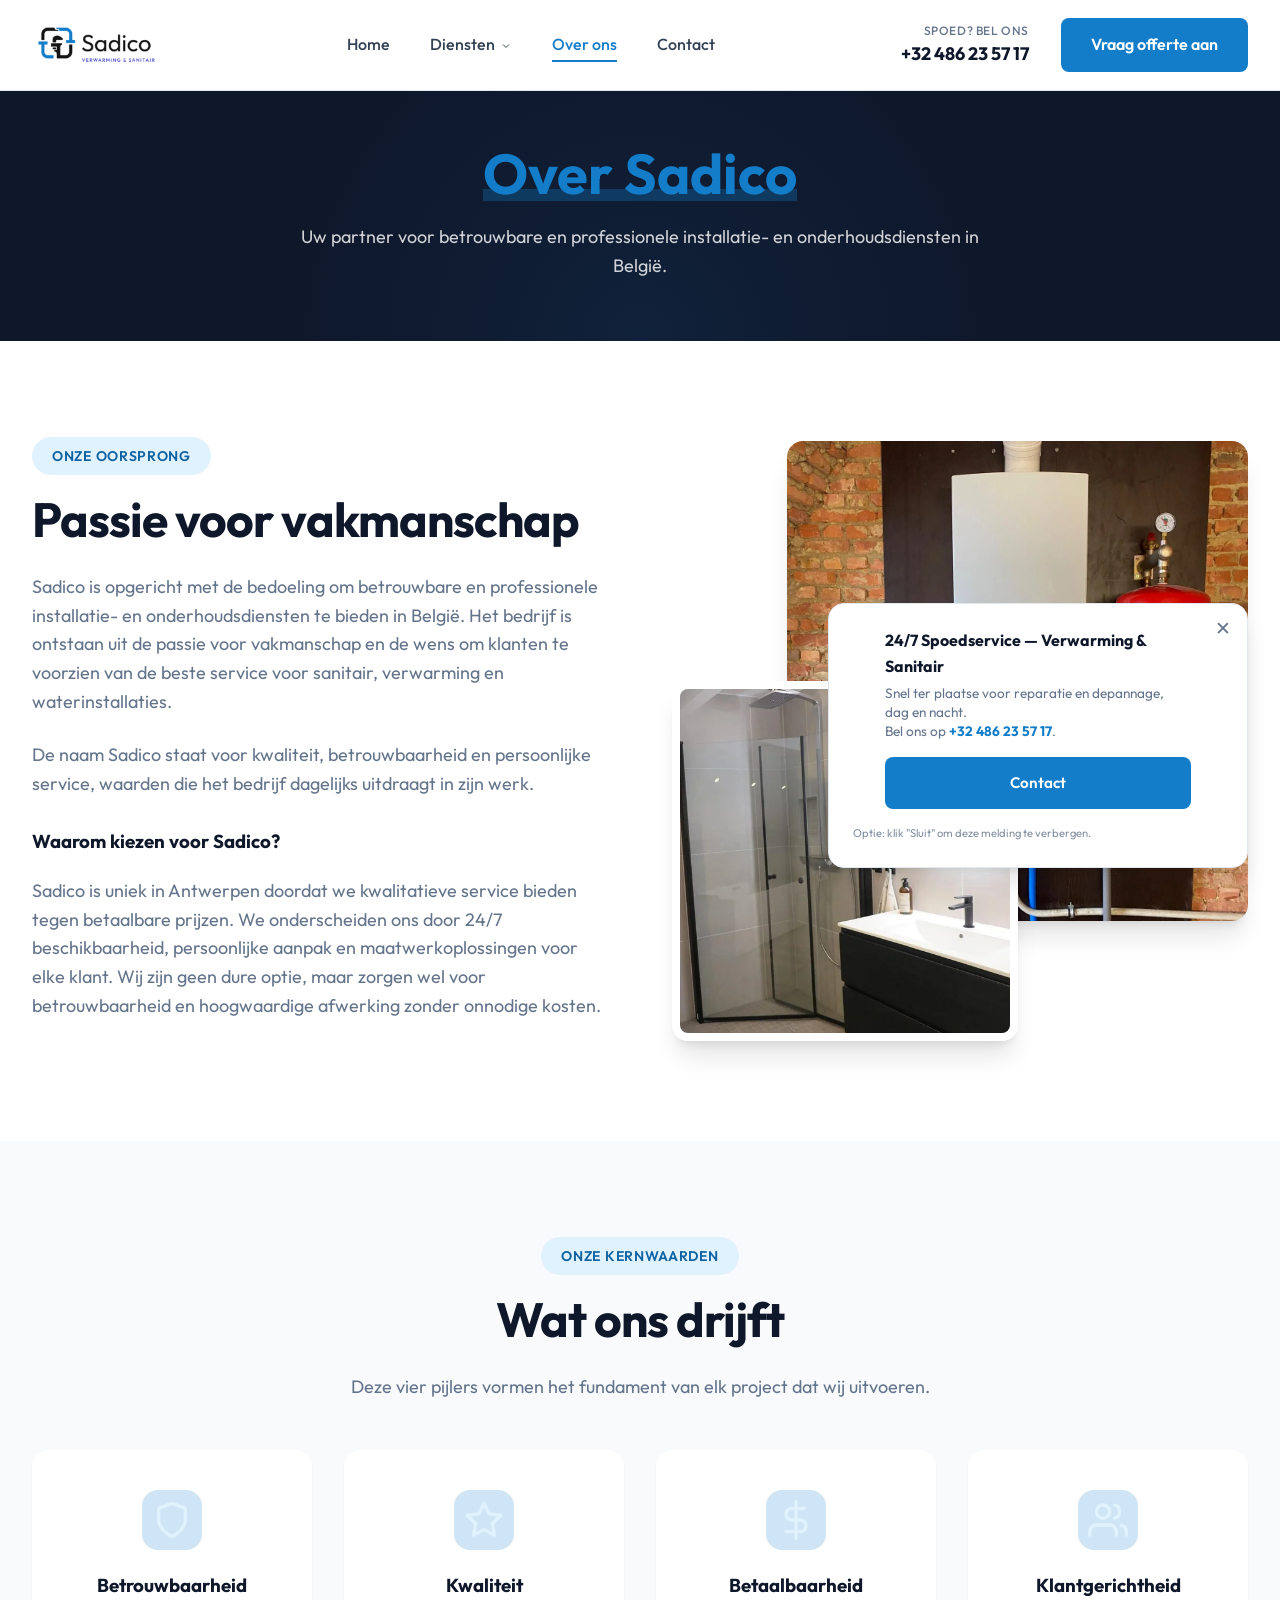
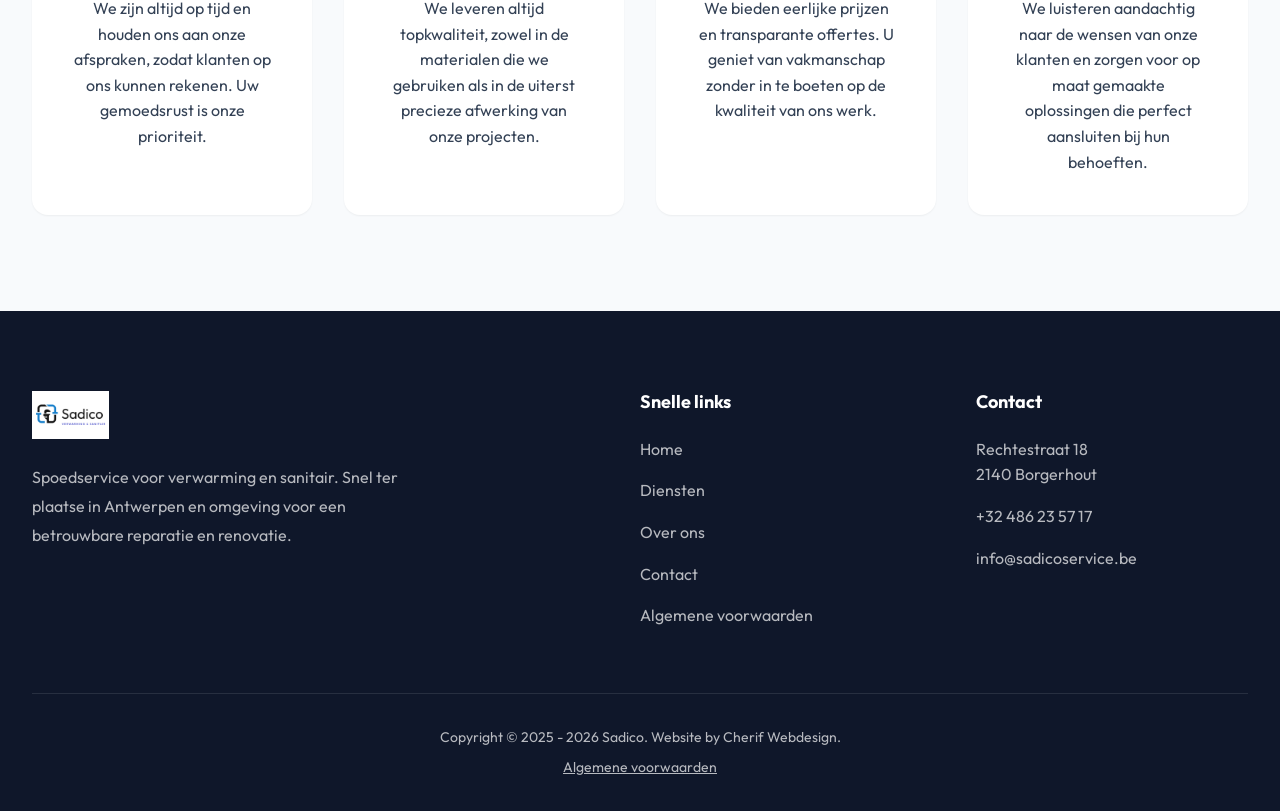
<file: over-ons/index.html>
<!DOCTYPE html>
<html lang="nl">
<head>
    <meta charset="UTF-8">
    <meta name="viewport" content="width=device-width, initial-scale=1.0">
    <title>Over Ons | Sadico</title>
    <link rel="preconnect" href="https://fonts.googleapis.com">
    <link rel="preconnect" href="https://fonts.gstatic.com" crossorigin>
    <link href="https://fonts.googleapis.com/css2?family=Outfit:wght@300;400;500;600;700;800&display=swap" rel="stylesheet">
    <link rel="stylesheet" href="../style.css">
    <link rel="icon" href="/favicon.ico" type="image/x-icon">    
</head>
<body>

    <header class="header" id="header">
        <div class="container header-container">
            <a class="logo-link" href="/"><img src="../assets/logo.webp" alt="Sadico Logo" class="logo"></a>
            <nav class="main-nav">
                <a href="/">Home</a>
                <div class="dropdown">
                    <a href="/diensten">Diensten <svg width="12" height="12" viewBox="0 0 24 24" fill="none" stroke="currentColor" stroke-width="2" style="display:inline;vertical-align:middle;margin-left:2px;"><path d="M6 9l6 6 6-6"/></svg></a>
                    <div class="dropdown-content">
                        <a href="/ontstoppingen">Ontstoppingen 24/7</a>
                        <a href="/camera-inspectie">Camera Inspectie</a>
                        <a href="/lekdetectie">Lekdetectie &amp; reparatie</a>
                        <a href="/cv-onderhoud">CV-onderhoud &amp; reparatie</a>
                    <a href="/keuken-installaties">Keuken installaties</a>
                        <a href="/sanitair">Sanitaire installaties</a>
                        <a href="/warmtepompen">Vloerverwarming &amp; warmtepompen</a>
                    </div>
                </div>
                <a class="active" href="/over-ons">Over ons</a>
                <a href="/contact">Contact</a>
            </nav>
            <div class="header-actions">
                <div class="contact-quick">
                    <span class="quick-label">Spoed? Bel ons</span>
                    <a href="tel:+32486235717" class="quick-phone">+32 486 23 57 17</a>
                </div>
                <a class="btn btn-primary" href="/contact">Vraag offerte aan</a>
            </div>
            <button class="mobile-menu-toggle" aria-label="Toggle menu"><span></span><span></span><span></span></button>
        </div>
    </header>

    <section class="page-hero">
        <div class="page-hero-bg"></div>
        <div class="container page-hero-content text-center">
            <h1 class="page-title"><span class="text-highlight">Over Sadico</span></h1>
            <p class="page-subtitle">Uw partner voor betrouwbare en professionele installatie- en onderhoudsdiensten in België.</p>
        </div>
    </section>

    <section class="section about-section" id="over-ons">
        <div class="container">
            <div class="about-grid">
                <div class="about-content">
                    <div class="section-badge">Onze Oorsprong</div>
                    <h2 class="section-title">Passie voor vakmanschap</h2>
                    <p class="about-text">Sadico is opgericht met de bedoeling om betrouwbare en professionele installatie- en onderhoudsdiensten te bieden in België. Het bedrijf is ontstaan uit de passie voor vakmanschap en de wens om klanten te voorzien van de beste service voor sanitair, verwarming en waterinstallaties.</p>
                    <p class="about-text">De naam Sadico staat voor kwaliteit, betrouwbaarheid en persoonlijke service, waarden die het bedrijf dagelijks uitdraagt in zijn werk.</p>
                    <h3 class="mt-4 mb-3">Waarom kiezen voor Sadico?</h3>
                    <p class="about-text">Sadico is uniek in Antwerpen doordat we kwalitatieve service bieden tegen betaalbare prijzen. We onderscheiden ons door 24/7 beschikbaarheid, persoonlijke aanpak en maatwerkoplossingen voor elke klant. Wij zijn geen dure optie, maar zorgen wel voor betrouwbaarheid en hoogwaardige afwerking zonder onnodige kosten.</p>
                </div>
                <div class="about-image-wrapper">
                    <div class="about-image-main"><img src="../assets/cv_1.webp" alt="CV ketel installatie Team"></div>
                    <div class="about-image-offset"><img src="../assets/sanitair.webp" alt="Vakmanschap"></div>
                </div>
            </div>
        </div>
    </section>

    <section class="section core-values-section bg-light">
        <div class="container">
            <div class="section-header text-center">
                <div class="section-badge">Onze Kernwaarden</div>
                <h2 class="section-title">Wat ons drijft</h2>
                <p class="section-subtitle">Deze vier pijlers vormen het fundament van elk project dat wij uitvoeren.</p>
            </div>
            <div class="services-grid">
                <div class="value-card text-center">
                    <div class="trust-icon mx-auto mt-4 mb-3" style="width: 60px; height: 60px;">
                        <svg width="40" height="40" viewBox="0 0 24 24" fill="none" stroke="currentColor" stroke-width="2" stroke-linecap="round" stroke-linejoin="round"><path d="M12 22s8-4 8-10V5l-8-3-8 3v7c0 6 8 10 8 10z"></path></svg>
                    </div>
                    <h3>Betrouwbaarheid</h3>
                    <p>We zijn altijd op tijd en houden ons aan onze afspraken, zodat klanten op ons kunnen rekenen. Uw gemoedsrust is onze prioriteit.</p>
                </div>
                <div class="value-card text-center">
                    <div class="trust-icon mx-auto mt-4 mb-3" style="width: 60px; height: 60px;">
                        <svg width="40" height="40" viewBox="0 0 24 24" fill="none" stroke="currentColor" stroke-width="2" stroke-linecap="round" stroke-linejoin="round"><polygon points="12 2 15.09 8.26 22 9.27 17 14.14 18.18 21.02 12 17.77 5.82 21.02 7 14.14 2 9.27 8.91 8.26 12 2"></polygon></svg>
                    </div>
                    <h3>Kwaliteit</h3>
                    <p>We leveren altijd topkwaliteit, zowel in de materialen die we gebruiken als in de uiterst precieze afwerking van onze projecten.</p>
                </div>
                <div class="value-card text-center">
                    <div class="trust-icon mx-auto mt-4 mb-3" style="width: 60px; height: 60px;">
                        <svg width="40" height="40" viewBox="0 0 24 24" fill="none" stroke="currentColor" stroke-width="2" stroke-linecap="round" stroke-linejoin="round"><line x1="12" y1="1" x2="12" y2="23"></line><path d="M17 5H9.5a3.5 3.5 0 0 0 0 7h5a3.5 3.5 0 0 1 0 7H6"></path></svg>
                    </div>
                    <h3>Betaalbaarheid</h3>
                    <p>We bieden eerlijke prijzen en transparante offertes. U geniet van vakmanschap zonder in te boeten op de kwaliteit van ons werk.</p>
                </div>
                <div class="value-card text-center">
                    <div class="trust-icon mx-auto mt-4 mb-3" style="width: 60px; height: 60px;">
                        <svg width="40" height="40" viewBox="0 0 24 24" fill="none" stroke="currentColor" stroke-width="2" stroke-linecap="round" stroke-linejoin="round"><path d="M17 21v-2a4 4 0 0 0-4-4H5a4 4 0 0 0-4 4v2"></path><circle cx="9" cy="7" r="4"></circle><path d="M23 21v-2a4 4 0 0 0-3-3.87"></path><path d="M16 3.13a4 4 0 0 1 0 7.75"></path></svg>
                    </div>
                    <h3>Klantgerichtheid</h3>
                    <p>We luisteren aandachtig naar de wensen van onze klanten en zorgen voor op maat gemaakte oplossingen die perfect aansluiten bij hun behoeften.</p>
                </div>
            </div>
        </div>
    </section>

    <footer class="footer">
        <div class="container">
            <div class="footer-top">
                <div class="footer-col">
                    <img src="../assets/logo.webp" alt="Sadico Logo" class="footer-logo">
                    <p class="footer-text">Spoedservice voor verwarming en sanitair. Snel ter plaatse in Antwerpen en omgeving voor een betrouwbare reparatie en renovatie.</p>
                </div>
                <div class="footer-col">
                    <h4 class="footer-heading">Snelle links</h4>
                    <ul class="footer-links">
                        <li><a href="/">Home</a></li>
                        <li><a href="/diensten">Diensten</a></li>
                        <li><a href="/over-ons">Over ons</a></li>
                        <li><a href="/contact">Contact</a></li>
                        <li><a href="/algemene-voorwaarden">Algemene voorwaarden</a></li>
                    </ul>
                </div>
                <div class="footer-col">
                    <h4 class="footer-heading">Contact</h4>
                    <ul class="footer-contact-list">
                        <li>Rechtestraat 18<br>2140 Borgerhout</li>
                        <li><a href="tel:+32486235717">+32 486 23 57 17</a></li>
                        <li><a href="mailto:info@sadicoservice.be">info@sadicoservice.be</a></li>
                    </ul>
                </div>
            </div>
            <div class="footer-bottom">
                <p>Copyright &copy; 2025 - 2026 Sadico. Website by Cherif Webdesign.</p>
                <p class="footer-legal"><a href="/algemene-voorwaarden">Algemene voorwaarden</a></p>
            </div>
        </div>
    </footer>

    <div class="sticky-banner" id="stickyBanner">
        <div class="container banner-container">
            <div class="banner-content">
                <span class="banner-title">24/7 Spoedservice — Verwarming &amp; Sanitair</span>
                <span class="banner-desc">Snel ter plaatse voor reparatie en depannage, dag en nacht. <br>Bel ons op <strong><a href="tel:+32486235717" style="color: var(--clr-primary); text-decoration: none;">+32 486 23 57 17</a></strong>.</span>
            </div>
            <div class="banner-actions">
                <a class="btn btn-banner" href="/contact">Contact</a>
                <button class="banner-close" id="closeBannerBtn" aria-label="Sluit banner">✕</button>
            </div>
        </div>
        <div class="banner-tooltip">Optie: klik "Sluit" om deze melding te verbergen.</div>
    </div>

    <script src="../script.js"></script>
</body>
</html>
</file>
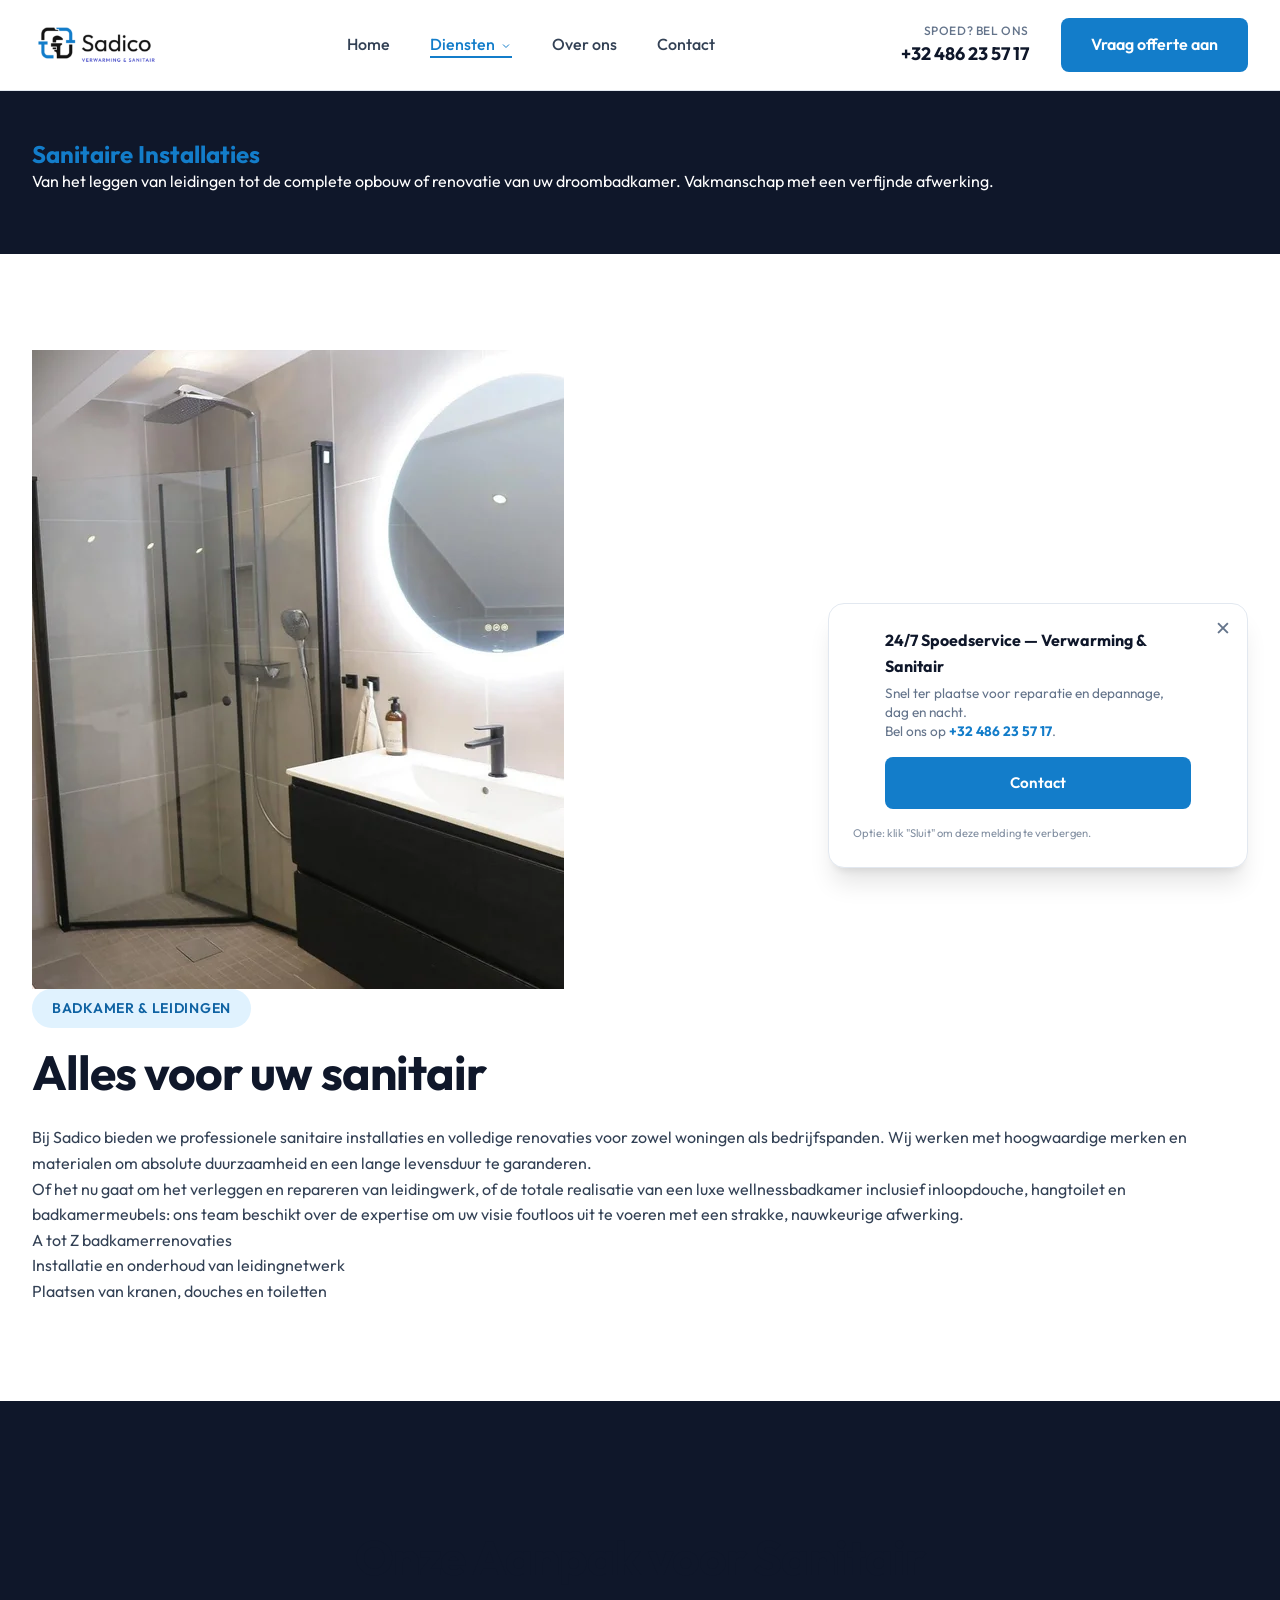
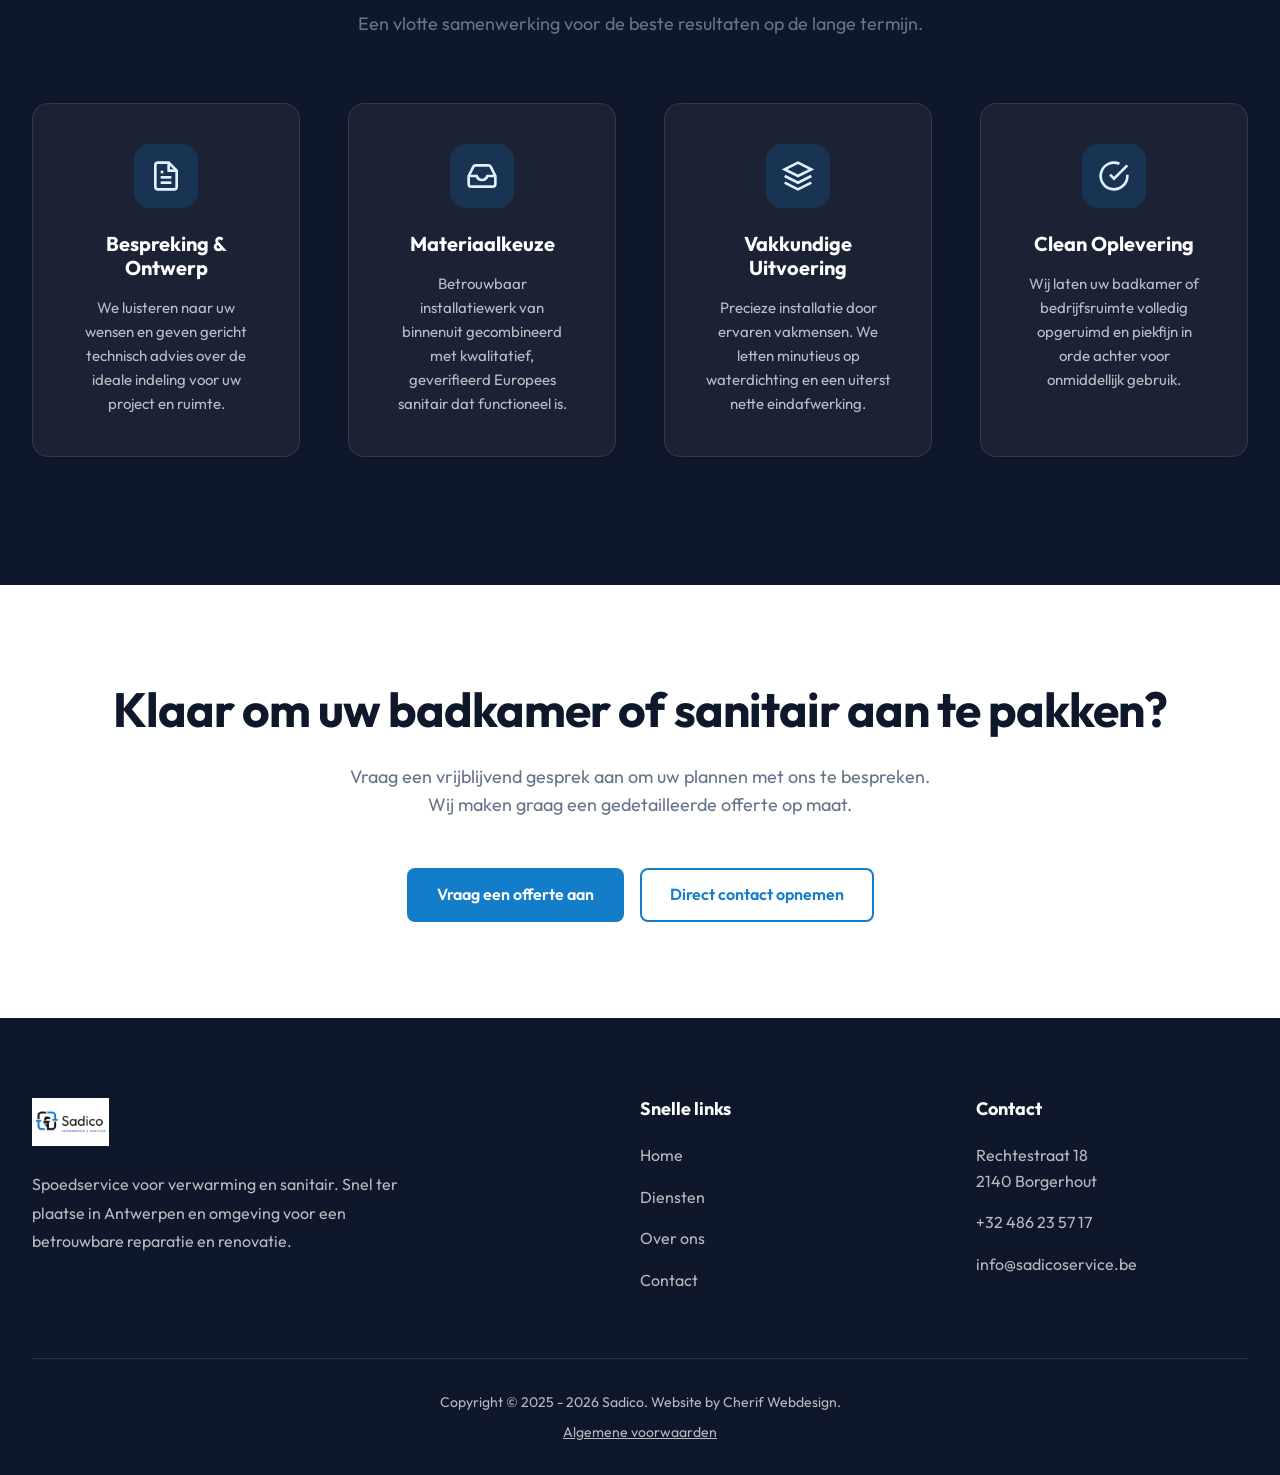
<file: sanitair/index.html>
<!DOCTYPE html>
<html lang="nl">
<head>
    <meta charset="UTF-8">
    <meta name="viewport" content="width=device-width, initial-scale=1.0">
    <title>Sanitaire Installaties | Sadico</title>
    <link rel="preconnect" href="https://fonts.googleapis.com">
    <link rel="preconnect" href="https://fonts.gstatic.com" crossorigin>
    <link href="https://fonts.googleapis.com/css2?family=Outfit:wght@300;400;500;600;700;800&display=swap" rel="stylesheet">
    <link rel="stylesheet" href="../style.css">
    <link rel="icon" href="/favicon.ico" type="image/x-icon">    
</head>
<body>

<header class="header" id="header">
    <div class="container header-container">
        <a class="logo-link" href="/"><img src="../assets/logo.webp" alt="Sadico Logo" class="logo"></a>
        <nav class="main-nav">
            <a href="/">Home</a>
            <div class="dropdown">
                <a class="active" href="/diensten">Diensten <svg width="12" height="12" viewBox="0 0 24 24" fill="none" stroke="currentColor" stroke-width="2" style="display:inline;vertical-align:middle;margin-left:2px;"><path d="M6 9l6 6 6-6"/></svg></a>
                <div class="dropdown-content">
                    <a href="/ontstoppingen">Ontstoppingen 24/7</a>
                    <a href="/camera-inspectie">Camera Inspectie</a>
                    <a href="/lekdetectie">Lekdetectie &amp; reparatie</a>
                    <a href="/cv-onderhoud">CV-onderhoud &amp; reparatie</a>
                    <a href="/keuken-installaties">Keuken installaties</a>
                    <a href="/sanitair">Sanitaire installaties</a>
                    <a href="/warmtepompen">Vloerverwarming &amp; warmtepompen</a>
                </div>
            </div>
            <a href="/over-ons">Over ons</a>
            <a href="/contact">Contact</a>
        </nav>
        <div class="header-actions">
            <div class="contact-quick">
                <span class="quick-label">Spoed? Bel ons</span>
                <a href="tel:+32486235717" class="quick-phone">+32 486 23 57 17</a>
            </div>
            <a class="btn btn-primary" href="/contact">Vraag offerte aan</a>
        </div>
        <button class="mobile-menu-toggle" aria-label="Toggle menu"><span></span><span></span><span></span></button>
    </div>
</header>

<section class="page-hero">
    <div class="container">
        <h1 class="page-hero-title"><span class="text-highlight">Sanitaire Installaties</span></h1>
        <p class="page-hero-subtitle">Van het leggen van leidingen tot de complete opbouw of renovatie van uw droombadkamer. Vakmanschap met een verfijnde afwerking.</p>
    </div>
</section>

<section class="section intro-section">
    <div class="container">
        <div class="intro-grid">
            <div class="intro-image">
                <img src="../assets/sanitair-renovatie.webp" alt="Sanitaire Installaties">
            </div>
            <div class="intro-content">
                <span class="section-badge">Badkamer &amp; Leidingen</span>
                <h2 class="section-title">Alles voor uw sanitair</h2>
                <p>Bij Sadico bieden we professionele sanitaire installaties en volledige renovaties voor zowel woningen als bedrijfspanden. Wij werken met hoogwaardige merken en materialen om absolute duurzaamheid en een lange levensduur te garanderen.</p>
                <p>Of het nu gaat om het verleggen en repareren van leidingwerk, of de totale realisatie van een luxe wellnessbadkamer inclusief inloopdouche, hangtoilet en badkamermeubels: ons team beschikt over de expertise om uw visie foutloos uit te voeren met een strakke, nauwkeurige afwerking.</p>
                <ul class="intro-features">
                    <li>A tot Z badkamerrenovaties</li>
                    <li>Installatie en onderhoud van leidingnetwerk</li>
                    <li>Plaatsen van kranen, douches en toiletten</li>
                </ul>
            </div>
        </div>
    </div>
</section>

<section class="section trust-section">
    <div class="container">
        <div class="text-center">
            <h2 class="section-title">Onze Aanpak voor Sanitair</h2>
            <p class="section-subtitle">Een vlotte samenwerking voor de beste resultaten op de lange termijn.</p>
        </div>
        <div class="trust-grid">
            <div class="trust-card">
                <div class="trust-icon">
                    <svg width="32" height="32" viewBox="0 0 24 24" fill="none" stroke="currentColor" stroke-width="2"><path d="M14 2H6a2 2 0 0 0-2 2v16a2 2 0 0 0 2 2h12a2 2 0 0 0 2-2V8z"></path><polyline points="14 2 14 8 20 8"></polyline><line x1="16" y1="13" x2="8" y2="13"></line><line x1="16" y1="17" x2="8" y2="17"></line><polyline points="10 9 9 9 8 9"></polyline></svg>
                </div>
                <h3>Bespreking &amp; Ontwerp</h3>
                <p>We luisteren naar uw wensen en geven gericht technisch advies over de ideale indeling voor uw project en ruimte.</p>
            </div>
            <div class="trust-card">
                <div class="trust-icon">
                    <svg width="32" height="32" viewBox="0 0 24 24" fill="none" stroke="currentColor" stroke-width="2"><path d="M21.5 12H16c-.7 2-2 3-4 3s-3.3-1-4-3H2.5"/><path d="M5.5 5.1L2 12v6c0 1.1.9 2 2 2h16a2 2 0 002-2v-6l-3.4-6.9A2 2 0 0016.8 4H7.2a2 2 0 00-1.8 1.1z"/></svg>
                </div>
                <h3>Materiaalkeuze</h3>
                <p>Betrouwbaar installatiewerk van binnenuit gecombineerd met kwalitatief, geverifieerd Europees sanitair dat functioneel is.</p>
            </div>
            <div class="trust-card">
                <div class="trust-icon">
                    <svg width="32" height="32" viewBox="0 0 24 24" fill="none" stroke="currentColor" stroke-width="2"><polygon points="12 2 2 7 12 12 22 7 12 2"></polygon><polyline points="2 17 12 22 22 17"></polyline><polyline points="2 12 12 17 22 12"></polyline></svg>
                </div>
                <h3>Vakkundige Uitvoering</h3>
                <p>Precieze installatie door ervaren vakmensen. We letten minutieus op waterdichting en een uiterst nette eindafwerking.</p>
            </div>
            <div class="trust-card">
                <div class="trust-icon">
                    <svg width="32" height="32" viewBox="0 0 24 24" fill="none" stroke="currentColor" stroke-width="2"><path d="M22 11.08V12a10 10 0 1 1-5.93-9.14"></path><polyline points="22 4 12 14.01 9 11.01"></polyline></svg>
                </div>
                <h3>Clean Oplevering</h3>
                <p>Wij laten uw badkamer of bedrijfsruimte volledig opgeruimd en piekfijn in orde achter voor onmiddellijk gebruik.</p>
            </div>
        </div>
    </div>
</section>

<section class="section cta-section text-center">
    <div class="container">
        <h2 class="section-title">Klaar om uw badkamer of sanitair aan te pakken?</h2>
        <p class="section-subtitle">Vraag een vrijblijvend gesprek aan om uw plannen met ons te bespreken. Wij maken graag een gedetailleerde offerte op maat.</p>
        <div class="mt-4" style="display: flex; gap: 1rem; justify-content: center; flex-wrap: wrap;">
            <a href="/contact" class="btn btn-primary">Vraag een offerte aan</a>
            <a href="tel:+32486235717" class="btn btn-outline" style="color: var(--clr-primary); border-color: var(--clr-primary);">Direct contact opnemen</a>
        </div>
    </div>
</section>

<footer class="footer">
    <div class="container">
        <div class="footer-top">
            <div class="footer-col">
                <img src="../assets/logo.webp" alt="Sadico Logo" class="footer-logo">
                <p class="footer-text">Spoedservice voor verwarming en sanitair. Snel ter plaatse in Antwerpen en omgeving voor een betrouwbare reparatie en renovatie.</p>
            </div>
            <div class="footer-col">
                <h4 class="footer-heading">Snelle links</h4>
                <ul class="footer-links">
                    <li><a href="/">Home</a></li>
                    <li><a href="/diensten">Diensten</a></li>
                    <li><a href="/over-ons">Over ons</a></li>
                    <li><a href="/contact">Contact</a></li>
                </ul>
            </div>
            <div class="footer-col">
                <h4 class="footer-heading">Contact</h4>
                <ul class="footer-contact-list">
                    <li>Rechtestraat 18<br>2140 Borgerhout</li>
                    <li><a href="tel:+32486235717">+32 486 23 57 17</a></li>
                    <li><a href="mailto:info@sadicoservice.be">info@sadicoservice.be</a></li>
                </ul>
            </div>
        </div>
        <div class="footer-bottom">
            <p>Copyright &copy; 2025 - 2026 Sadico. Website by Cherif Webdesign.</p>
                <p class="footer-legal"><a href="/algemene-voorwaarden">Algemene voorwaarden</a></p>
        </div>
    </div>
</footer>
<div class="sticky-banner" id="stickyBanner">
    <div class="container banner-container">
        <div class="banner-content">
            <span class="banner-title">24/7 Spoedservice — Verwarming &amp; Sanitair</span>
            <span class="banner-desc">Snel ter plaatse voor reparatie en depannage, dag en nacht. <br>Bel ons op <strong><a href="tel:+32486235717" style="color: var(--clr-primary); text-decoration: none;">+32 486 23 57 17</a></strong>.</span>
        </div>
        <div class="banner-actions">
            <a class="btn btn-banner" href="/contact">Contact</a>
            <button class="banner-close" id="closeBannerBtn" aria-label="Sluit banner">✕</button>
        </div>
    </div>
    <div class="banner-tooltip">Optie: klik "Sluit" om deze melding te verbergen.</div>
</div>
<script src="../script.js"></script>

</body>
</html>
</file>
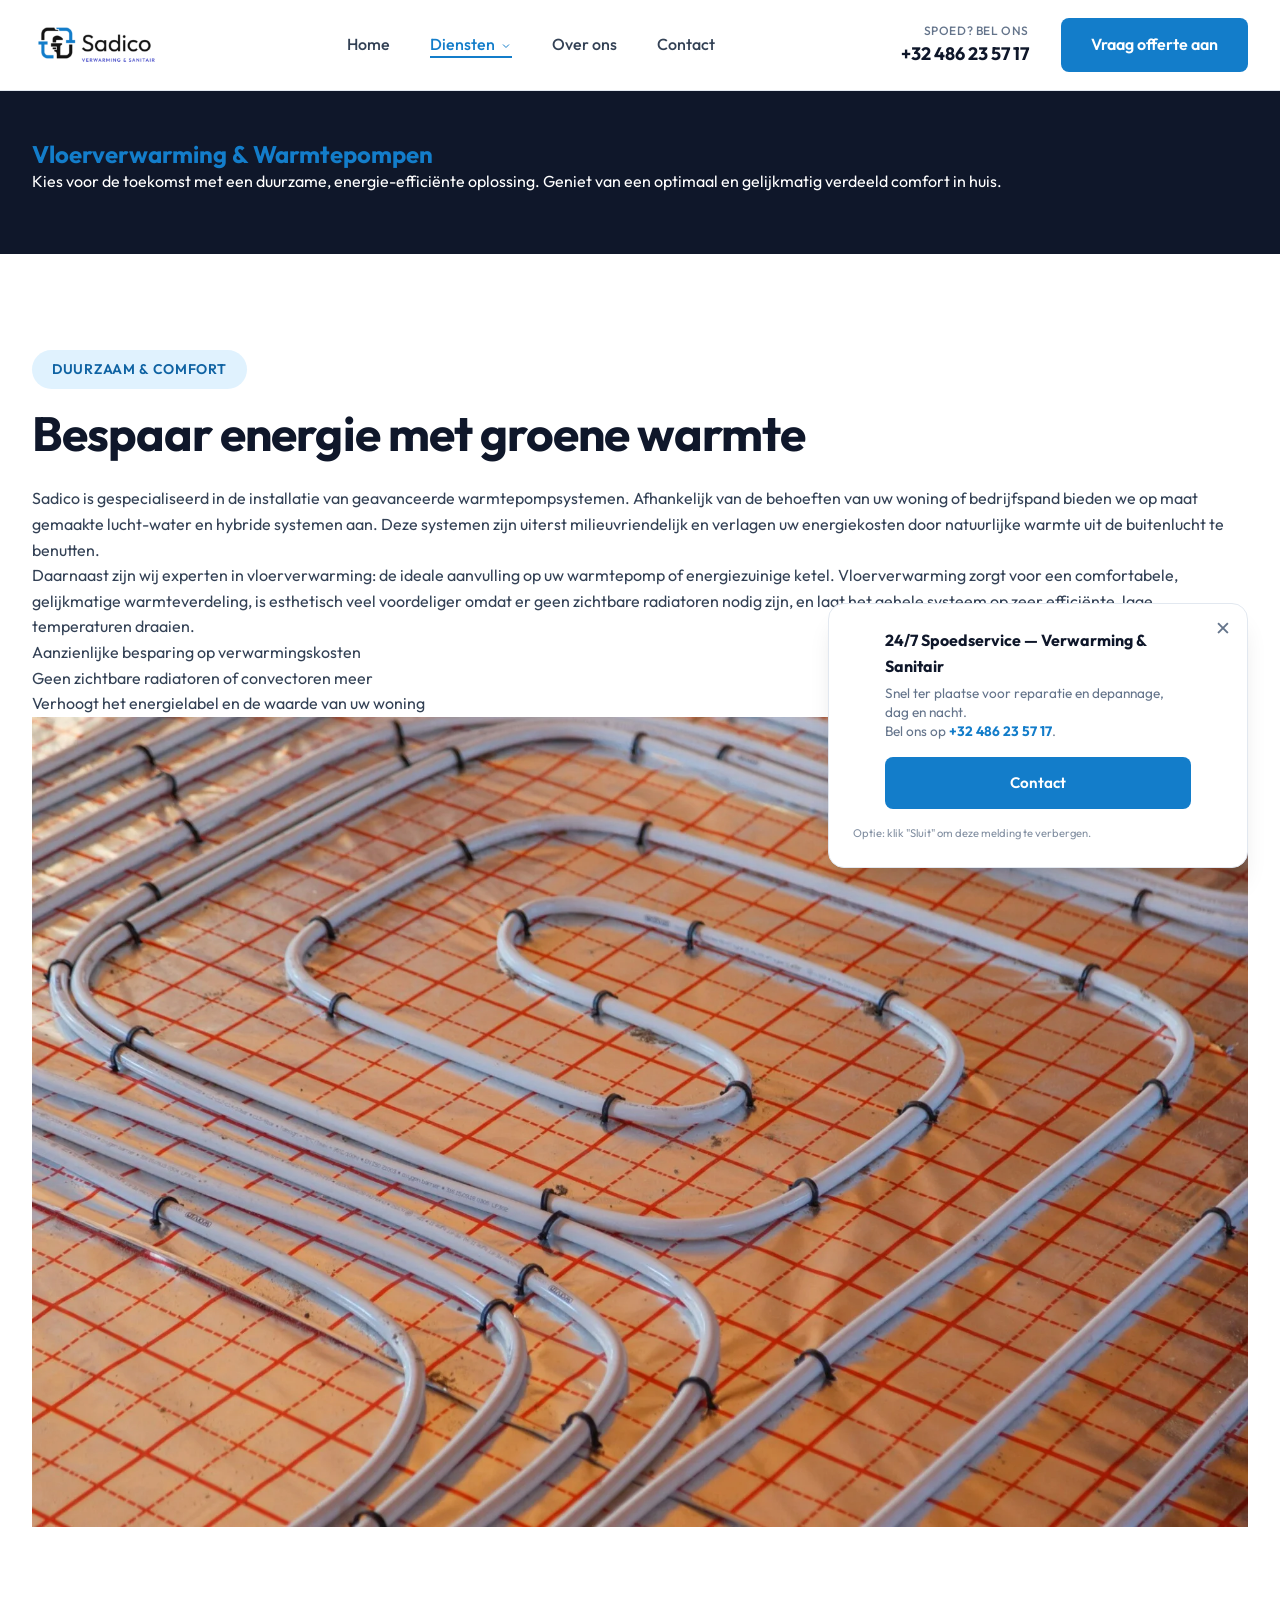
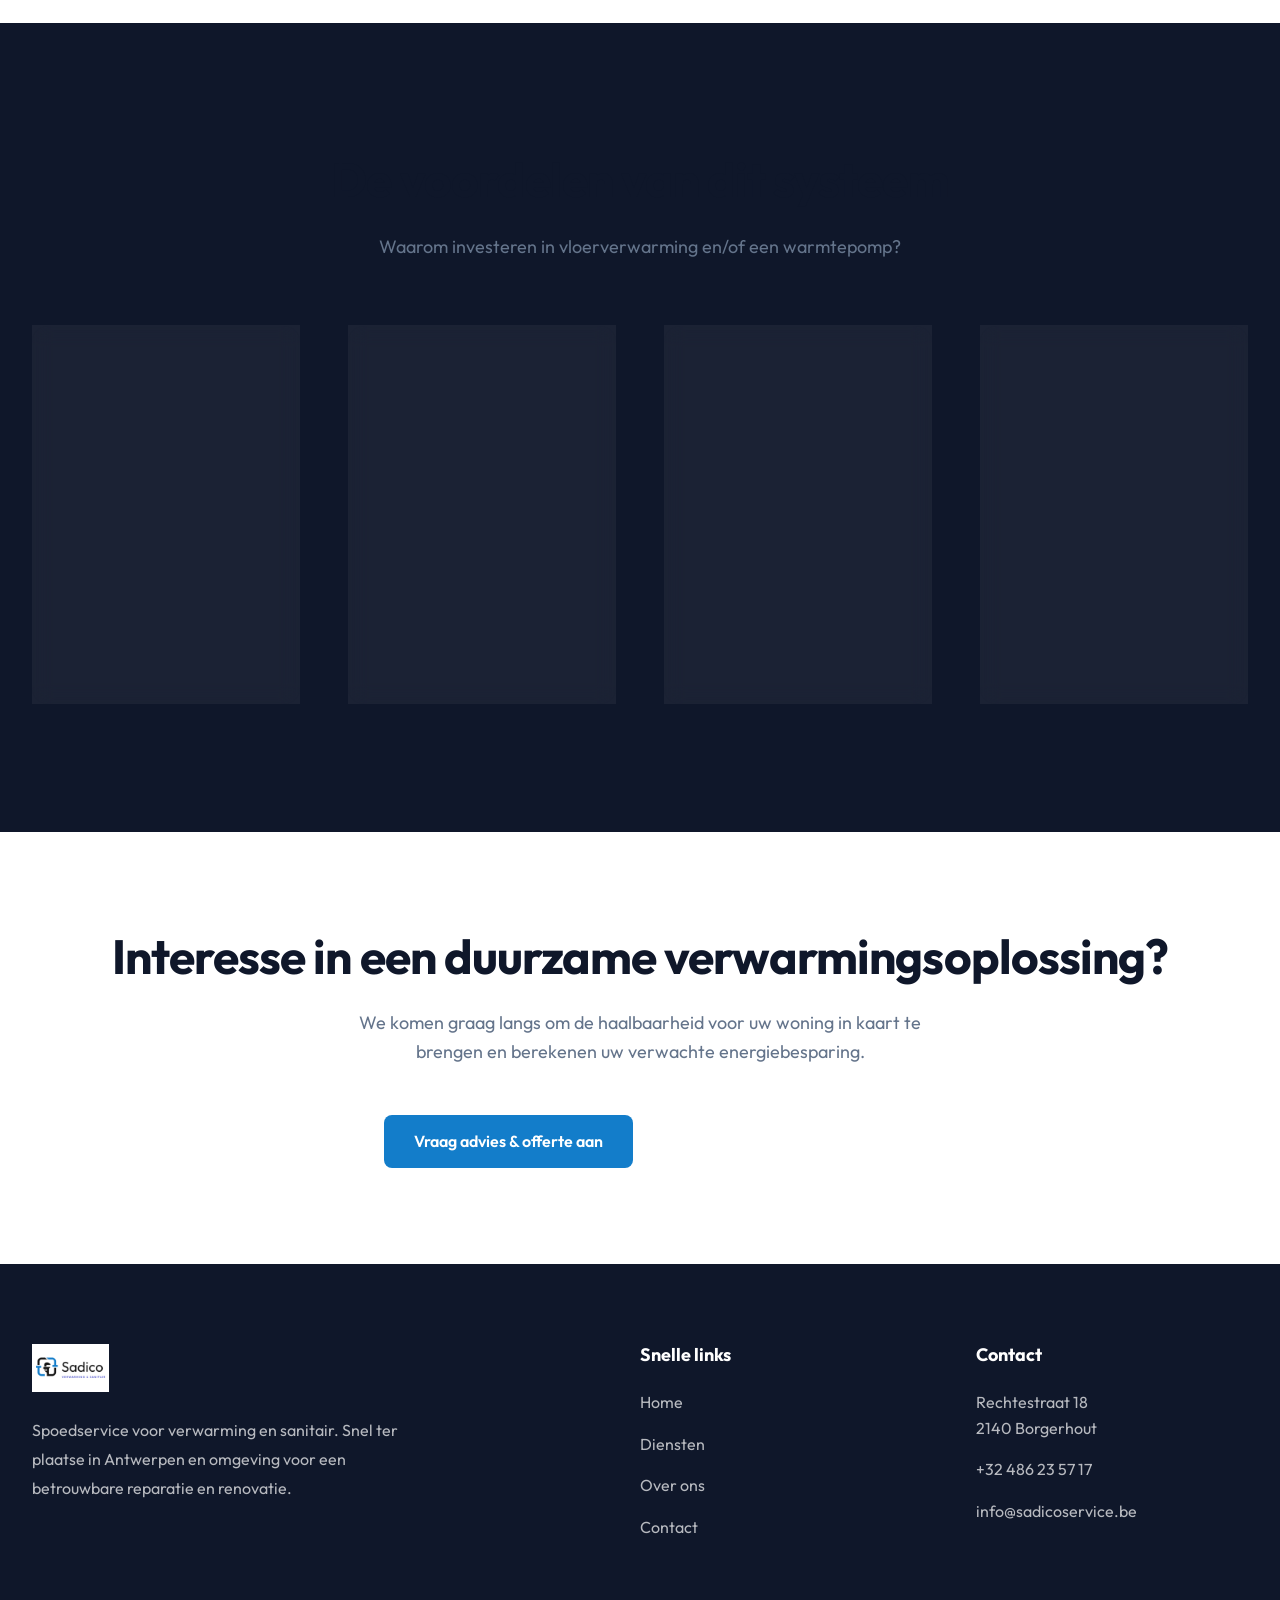
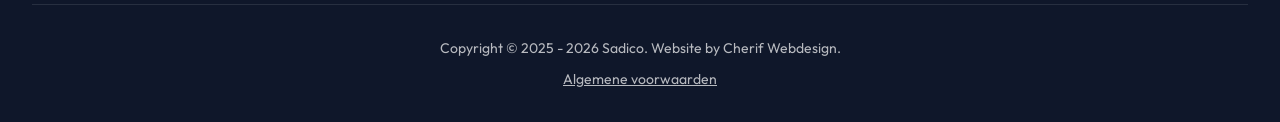
<file: warmtepompen/index.html>
<!DOCTYPE html>
<html lang="nl">
<head>
    <meta charset="UTF-8">
    <meta name="viewport" content="width=device-width, initial-scale=1.0">
    <title>Vloerverwarming &amp; Warmtepompen | Sadico</title>
    <link rel="preconnect" href="https://fonts.googleapis.com">
    <link rel="preconnect" href="https://fonts.gstatic.com" crossorigin>
    <link href="https://fonts.googleapis.com/css2?family=Outfit:wght@300;400;500;600;700;800&display=swap" rel="stylesheet">
    <link rel="stylesheet" href="../style.css">
    <link rel="icon" href="/favicon.ico" type="image/x-icon">    
</head>
<body>

<header class="header" id="header">
    <div class="container header-container">
        <a class="logo-link" href="/"><img src="../assets/logo.webp" alt="Sadico Logo" class="logo"></a>
        <nav class="main-nav">
            <a href="/">Home</a>
            <div class="dropdown">
                <a class="active" href="/diensten">Diensten <svg width="12" height="12" viewBox="0 0 24 24" fill="none" stroke="currentColor" stroke-width="2" style="display:inline;vertical-align:middle;margin-left:2px;"><path d="M6 9l6 6 6-6"/></svg></a>
                <div class="dropdown-content">
                    <a href="/ontstoppingen">Ontstoppingen 24/7</a>
                    <a href="/camera-inspectie">Camera Inspectie</a>
                    <a href="/lekdetectie">Lekdetectie &amp; reparatie</a>
                    <a href="/cv-onderhoud">CV-onderhoud &amp; reparatie</a>
                    <a href="/keuken-installaties">Keuken installaties</a>
                    <a href="/sanitair">Sanitaire installaties</a>
                    <a href="/warmtepompen">Vloerverwarming &amp; warmtepompen</a>
                </div>
            </div>
            <a href="/over-ons">Over ons</a>
            <a href="/contact">Contact</a>
        </nav>
        <div class="header-actions">
            <div class="contact-quick">
                <span class="quick-label">Spoed? Bel ons</span>
                <a href="tel:+32486235717" class="quick-phone">+32 486 23 57 17</a>
            </div>
            <a class="btn btn-primary" href="/contact">Vraag offerte aan</a>
        </div>
        <button class="mobile-menu-toggle" aria-label="Toggle menu"><span></span><span></span><span></span></button>
    </div>
</header>

<section class="page-hero">
    <div class="container">
        <h1 class="page-hero-title"><span class="text-highlight">Vloerverwarming &amp; Warmtepompen</span></h1>
        <p class="page-hero-subtitle">Kies voor de toekomst met een duurzame, energie-efficiënte oplossing. Geniet van een optimaal en gelijkmatig verdeeld comfort in huis.</p>
    </div>
</section>

<section class="section intro-section">
    <div class="container">
        <div class="intro-grid intro-grid--reverse">
            <div class="intro-content">
                <span class="section-badge">Duurzaam &amp; Comfort</span>
                <h2 class="section-title">Bespaar energie met groene warmte</h2>
                <p>Sadico is gespecialiseerd in de installatie van geavanceerde warmtepompsystemen. Afhankelijk van de behoeften van uw woning of bedrijfspand bieden we op maat gemaakte lucht-water en hybride systemen aan. Deze systemen zijn uiterst milieuvriendelijk en verlagen uw energiekosten door natuurlijke warmte uit de buitenlucht te benutten.</p>
                <p>Daarnaast zijn wij experten in vloerverwarming: de ideale aanvulling op uw warmtepomp of energiezuinige ketel. Vloerverwarming zorgt voor een comfortabele, gelijkmatige warmteverdeling, is esthetisch veel voordeliger omdat er geen zichtbare radiatoren nodig zijn, en laat het gehele systeem op zeer efficiënte, lage temperaturen draaien.</p>
                <ul class="intro-features">
                    <li>Aanzienlijke besparing op verwarmingskosten</li>
                    <li>Geen zichtbare radiatoren of convectoren meer</li>
                    <li>Verhoogt het energielabel en de waarde van uw woning</li>
                </ul>
            </div>
            <div class="intro-image">
                <img src="../assets/vloerverwarming.webp" alt="Vloerverwarming en Warmtepompen">
            </div>
        </div>
    </div>
</section>

<section class="section trust-section">
    <div class="container">
        <div class="text-center">
            <h2 class="section-title">De voordelen van dit systeem</h2>
            <p class="section-subtitle">Waarom investeren in vloerverwarming en/of een warmtepomp?</p>
        </div>
        <div class="trust-grid">
            <div class="trust-card">
                <div class="trust-icon">
                    <svg width="32" height="32" viewBox="0 0 24 24" fill="none" stroke="currentColor" stroke-width="2"><path d="M12 2v20M17 5H9.5a3.5 3.5 0 0 0 0 7h5a3.5 3.5 0 0 1 0 7H6"/></svg>
                </div>
                <h3>Financieel Voordeel</h3>
                <p>Dankzij het buitengewoon hoge rendement verdient een warmtepomp zichzelf op termijn altijd terug. Ontdek ook de mogelijke subsidies in Vlaanderen.</p>
            </div>
            <div class="trust-card">
                <div class="trust-icon">
                    <svg width="32" height="32" viewBox="0 0 24 24" fill="none" stroke="currentColor" stroke-width="2"><path d="M12 22s8-4 8-10V5l-8-3-8 3v7c0 6 8 10 8 10z"/></svg>
                </div>
                <h3>Maximaal Comfort</h3>
                <p>Geen koude voeten meer, geen tocht, en sterk verminderde stofcirculatie door de aangename, gelijkmatige en stralende warmte van vloerverwarming.</p>
            </div>
            <div class="trust-card">
                <div class="trust-icon">
                    <svg width="32" height="32" viewBox="0 0 24 24" fill="none" stroke="currentColor" stroke-width="2"><path d="M22 11.08V12a10 10 0 1 1-5.93-9.14"></path><polyline points="22 4 12 14.01 9 11.01"></polyline></svg>
                </div>
                <h3>Koelen in de Zomer</h3>
                <p>Wist u dat veel moderne warmtepompsystemen in combinatie met vloerverwarming ook passief of actief kunnen koelen tijdens hete zomerdagen?</p>
            </div>
            <div class="trust-card">
                <div class="trust-icon">
                    <svg width="32" height="32" viewBox="0 0 24 24" fill="none" stroke="currentColor" stroke-width="2"><circle cx="12" cy="12" r="10"/><path d="M12 8v4l3 3"/></svg>
                </div>
                <h3>Deskundige Montage</h3>
                <p>Een professioneel berekend en gemonteerd systeem door Sadico is bedrijfszeker, fluisterstil en vergt relatief weinig onderhoud.</p>
            </div>
        </div>
    </div>
</section>

<section class="section cta-section text-center">
    <div class="container">
        <h2 class="section-title">Interesse in een duurzame verwarmingsoplossing?</h2>
        <p class="section-subtitle">We komen graag langs om de haalbaarheid voor uw woning in kaart te brengen en berekenen uw verwachte energiebesparing.</p>
        <div class="mt-4" style="display: flex; gap: 1rem; justify-content: center; flex-wrap: wrap;">
            <a href="/contact" class="btn btn-primary">Vraag advies &amp; offerte aan</a>
            <a href="tel:+32486235717" class="btn btn-outline" style="color: var(--clr-primary); border-color: var(--clr-primary);">Direct telefonisch contact</a>
        </div>
    </div>
</section>

<footer class="footer">
    <div class="container">
        <div class="footer-top">
            <div class="footer-col">
                <img src="../assets/logo.webp" alt="Sadico Logo" class="footer-logo">
                <p class="footer-text">Spoedservice voor verwarming en sanitair. Snel ter plaatse in Antwerpen en omgeving voor een betrouwbare reparatie en renovatie.</p>
            </div>
            <div class="footer-col">
                <h4 class="footer-heading">Snelle links</h4>
                <ul class="footer-links">
                    <li><a href="/">Home</a></li>
                    <li><a href="/diensten">Diensten</a></li>
                    <li><a href="/over-ons">Over ons</a></li>
                    <li><a href="/contact">Contact</a></li>
                </ul>
            </div>
            <div class="footer-col">
                <h4 class="footer-heading">Contact</h4>
                <ul class="footer-contact-list">
                    <li>Rechtestraat 18<br>2140 Borgerhout</li>
                    <li><a href="tel:+32486235717">+32 486 23 57 17</a></li>
                    <li><a href="mailto:info@sadicoservice.be">info@sadicoservice.be</a></li>
                </ul>
            </div>
        </div>
        <div class="footer-bottom">
            <p>Copyright &copy; 2025 - 2026 Sadico. Website by Cherif Webdesign.</p>
                <p class="footer-legal"><a href="/algemene-voorwaarden">Algemene voorwaarden</a></p>
        </div>
    </div>
</footer>
<div class="sticky-banner" id="stickyBanner">
    <div class="container banner-container">
        <div class="banner-content">
            <span class="banner-title">24/7 Spoedservice — Verwarming &amp; Sanitair</span>
            <span class="banner-desc">Snel ter plaatse voor reparatie en depannage, dag en nacht. <br>Bel ons op <strong><a href="tel:+32486235717" style="color: var(--clr-primary); text-decoration: none;">+32 486 23 57 17</a></strong>.</span>
        </div>
        <div class="banner-actions">
            <a class="btn btn-banner" href="/contact">Contact</a>
            <button class="banner-close" id="closeBannerBtn" aria-label="Sluit banner">✕</button>
        </div>
    </div>
    <div class="banner-tooltip">Optie: klik "Sluit" om deze melding te verbergen.</div>
</div>
<script src="../script.js"></script>

</body>
</html>
</file>
<file: style.css>
:root {
    --clr-primary: #137dca;
    --clr-primary-dark: #0f63a3;
    --clr-primary-light: #e0f2fe;
    --clr-secondary: #0f172a;
    --clr-secondary-light: #1e293b;
    --clr-secondary-lighter: #334155;
    --clr-accent: #10b981;
    --clr-bg: #ffffff;
    --clr-bg-alt: #f8fafc;
    --clr-bg-dark: #0f172a;
    --clr-text: #334155;
    --clr-text-light: #64748b;
    --clr-text-inverse: #f8fafc;
    --border-color: #e2e8f0;
    --font-main: 'Outfit', sans-serif;
    --container-max: 1280px;
    --container-padding: 2rem;
    --section-spacing: 6rem;
    --shadow-sm: 0 1px 2px 0 rgb(0 0 0 / 0.05);
    --shadow-md: 0 4px 6px -1px rgb(0 0 0 / 0.1), 0 2px 4px -2px rgb(0 0 0 / 0.1);
    --shadow-lg: 0 10px 15px -3px rgb(0 0 0 / 0.1), 0 4px 6px -4px rgb(0 0 0 / 0.1);
    --shadow-xl: 0 20px 25px -5px rgb(0 0 0 / 0.1), 0 8px 10px -6px rgb(0 0 0 / 0.1);
    --transition-fast: 0.2s cubic-bezier(0.4, 0, 0.2, 1);
    --transition-base: 0.3s cubic-bezier(0.4, 0, 0.2, 1);
    --transition-slow: 0.5s cubic-bezier(0.4, 0, 0.2, 1);
}

* {
    margin: 0;
    padding: 0;
    box-sizing: border-box;
}

html {
    scroll-behavior: smooth;
    font-size: 16px;
    overflow-x: hidden;
    width: 100%;
}

body {
    font-size: 16px;
    font-family: var(--font-main);
    color: var(--clr-text);
    background-color: var(--clr-bg);
    line-height: 1.6;
    -webkit-font-smoothing: antialiased;
    overflow-x: hidden;
    width: 100%;
    position: relative;
}

img, svg, video, picture {
    display: block;
    max-width: 100%;
}

a {
    color: var(--clr-primary);
    text-decoration: none;
    transition: color var(--transition-base);
}

a:hover {
    color: var(--clr-primary-dark);
}

ul, ol {
    list-style: none;
}

.container {
    width: 100%;
    max-width: var(--container-max);
    margin: 0 auto;
    padding: 0 var(--container-padding);
}

.section {
    padding: var(--section-spacing) 0;
}

.bg-light {
    background-color: var(--clr-bg-alt);
}

.text-center {
    text-align: center;
}

.section-header {
    margin: 0 auto;
    max-width: 800px;
}

.position-relative {
    position: relative;
}

.mt-4 {
    margin-top: 2rem;
}

.mt-5 {
    margin-top: 4rem;
}

.light-text {
    color: var(--clr-text-inverse);
}

.light-text .section-title {
    color: var(--clr-text-inverse);
}

h1, h2, h3, h4, h5, h6 {
    color: var(--clr-secondary);
    line-height: 1.2;
    font-weight: 700;
}

h2.section-title {
    font-size: clamp(2rem, 4vw, 3rem);
    margin-bottom: 1.5rem;
    letter-spacing: -0.02em;
}

.section-badge {
    display: inline-block;
    padding: 0.5rem 1.25rem;
    background-color: var(--clr-primary-light);
    color: var(--clr-primary-dark);
    font-weight: 600;
    font-size: 0.875rem;
    border-radius: 100px;
    text-transform: uppercase;
    letter-spacing: 0.05em;
    margin-bottom: 1rem;
}

.section-subtitle {
    font-size: 1.125rem;
    color: var(--clr-text-light);
    max-width: 600px;
    margin: 0 auto 3rem;
}

.btn {
    display: inline-flex;
    align-items: center;
    justify-content: center;
    padding: 0.75rem 1.75rem;
    border-radius: 8px;
    font-weight: 600;
    font-size: 1rem;
    cursor: pointer;
    transition: all var(--transition-base);
    border: 2px solid transparent;
}

.btn-primary {
    background-color: var(--clr-primary);
    color: var(--clr-bg);
}

.btn-primary:hover {
    background-color: var(--clr-primary-dark);
    color: var(--clr-bg);
    transform: translateY(-2px);
    box-shadow: var(--shadow-md);
}

.btn-outline {
    background-color: transparent;
    color: var(--clr-bg);
    border-color: var(--clr-bg);
    backdrop-filter: blur(4px);
}

.btn-outline:hover {
    background-color: var(--clr-bg);
    color: var(--clr-secondary);
    transform: translateY(-2px);
}

.btn-large {
    padding: 1rem 2.5rem;
    font-size: 1.125rem;
}

.header {
    position: fixed;
    top: 0;
    left: 0;
    width: 100%;
    z-index: 1000;
    background-color: #ffffff;
    border-bottom: 1px solid var(--border-color);
    transition: all var(--transition-base);
}

.header.scrolled {
    box-shadow: var(--shadow-sm);
}

.header-container {
    display: flex;
    align-items: center;
    justify-content: space-between;
    height: 90px;
}

.logo-link {
    display: flex;
    align-items: center;
    height: 100%;
}

.logo {
    height: 80px;
    width: auto;
    object-fit: contain;
}

.main-nav {
    display: flex;
    gap: 2.5rem;
}

.main-nav a {
    color: var(--clr-secondary-lighter);
    font-weight: 500;
    font-size: 1rem;
    position: relative;
}

.main-nav a:hover,
.main-nav a.active {
    color: var(--clr-primary);
}

.main-nav a::after {
    content: '';
    position: absolute;
    bottom: -4px;
    left: 0;
    width: 0;
    height: 2px;
    background-color: var(--clr-primary);
    transition: width var(--transition-base);
}

.main-nav a:hover::after,
.main-nav a.active::after {
    width: 100%;
}

.dropdown {
    position: relative;
    display: inline-block;
}

.dropdown-content {
    display: none;
    position: absolute;
    top: 100%;
    left: 50%;
    transform: translateX(-50%);
    background-color: #ffffff;
    min-width: 260px;
    box-shadow: var(--shadow-lg);
    border-radius: 8px;
    z-index: 1000;
    padding: 0.5rem 0;
    border: 1px solid var(--border-color);
}

.dropdown:hover .dropdown-content {
    display: block;
    animation: fadeIn 0.2s ease-out forwards;
}

@keyframes fadeIn {
    from {
        opacity: 0;
        transform: translate(-50%, 10px);
    }
    to {
        opacity: 1;
        transform: translate(-50%, 0);
    }
}

.dropdown-content a {
    color: var(--clr-secondary);
    padding: 0.75rem 1.5rem;
    display: block;
    font-size: 0.9375rem;
    transition: background-color var(--transition-fast), color var(--transition-fast);
}

.dropdown-content a::after {
    display: none;
}

.dropdown-content a:hover {
    background-color: var(--clr-bg-alt);
    color: var(--clr-primary);
}

.header-actions {
    display: flex;
    align-items: center;
    gap: 2rem;
}

.contact-quick {
    display: flex;
    flex-direction: column;
    align-items: flex-end;
}

.quick-label {
    font-size: 0.75rem;
    color: var(--clr-text-light);
    font-weight: 500;
    text-transform: uppercase;
    letter-spacing: 0.05em;
}

.quick-phone {
    font-weight: 700;
    font-size: 1.125rem;
    color: var(--clr-secondary);
}

.quick-phone:hover {
    color: var(--clr-primary);
}

.mobile-menu-toggle {
    display: none;
    flex-direction: column;
    justify-content: space-between;
    width: 30px;
    height: 21px;
    background: transparent;
    border: none;
    cursor: pointer;
    z-index: 1001;
}

.mobile-menu-toggle span {
    width: 100%;
    height: 3px;
    background-color: var(--clr-secondary);
    border-radius: 3px;
    transition: all 0.3s ease;
}

.hero {
    position: relative;
    min-height: 100vh;
    display: flex;
    align-items: center;
    padding-top: 90px;
    overflow: hidden;
}

.hero-bg {
    position: absolute;
    top: 0;
    left: 0;
    width: 100%;
    height: 100%;
    z-index: -1;
}

.hero-img {
    width: 100%;
    height: 100%;
    object-fit: cover;
    object-position: center;
}

.hero-overlay {
    position: absolute;
    top: 0;
    left: 0;
    width: 100%;
    height: 100%;
    background: linear-gradient(to right, rgba(15, 23, 42, 0.9) 0%, rgba(15, 23, 42, 0.6) 50%, rgba(15, 23, 42, 0.3) 100%);
}

.hero-content {
    position: relative;
    z-index: 1;
}

.hero-text-box {
    max-width: 900px;
    color: var(--clr-bg);
}

.hero-badge {
    display: inline-block;
    padding: 0.5rem 1.25rem;
    background-color: var(--clr-primary);
    color: var(--clr-bg);
    border-radius: 100px;
    font-size: 0.875rem;
    font-weight: 600;
    margin-bottom: 1.5rem;
    box-shadow: var(--shadow-md);
    text-transform: uppercase;
    letter-spacing: 0.05em;
}

.hero-title {
    font-size: clamp(3rem, 5vw, 4.5rem);
    color: var(--clr-bg);
    margin-bottom: 1.5rem;
}

.text-highlight {
    color: var(--clr-primary);
    position: relative;
    display: inline;
}

.text-highlight::after {
    content: '';
    position: absolute;
    bottom: 8px;
    left: 0;
    width: 100%;
    height: 12px;
    background-color: var(--clr-primary);
    opacity: 0.3;
    z-index: -1;
}

.hero-subtitle {
    font-size: 1.25rem;
    color: rgba(255, 255, 255, 0.9);
    margin-bottom: 2.5rem;
    max-width: 600px;
    font-weight: 300;
}

.hero-buttons {
    display: flex;
    gap: 1.5rem;
    flex-wrap: wrap;
}

.about-grid {
    display: grid;
    grid-template-columns: 1fr 1fr;
    gap: 4rem;
    align-items: center;
}

.about-text {
    font-size: 1.125rem;
    margin-bottom: 1.5rem;
    color: var(--clr-text-light);
}

.about-features {
    margin-top: 2rem;
}

.about-features li {
    display: flex;
    align-items: center;
    gap: 1rem;
    margin-bottom: 1rem;
    font-size: 1.05rem;
    font-weight: 500;
    color: var(--clr-secondary);
}

.about-features span {
    display: flex;
    align-items: center;
    justify-content: center;
    width: 28px;
    height: 28px;
    background-color: var(--clr-primary-light);
    color: var(--clr-primary);
    border-radius: 50%;
    font-size: 0.8rem;
}

.about-image-wrapper {
    position: relative;
    height: 600px;
}

.about-image-main {
    position: absolute;
    top: 0;
    right: 0;
    width: 80%;
    height: 80%;
    border-radius: 1rem;
    overflow: hidden;
    box-shadow: var(--shadow-xl);
}

.about-image-main img {
    width: 100%;
    height: 100%;
    object-fit: cover;
}

.about-image-offset {
    position: absolute;
    bottom: 0;
    left: 0;
    width: 60%;
    height: 60%;
    border-radius: 1rem;
    overflow: hidden;
    box-shadow: var(--shadow-xl);
    border: 8px solid var(--clr-bg);
}

.about-image-offset img {
    width: 100%;
    height: 100%;
    object-fit: cover;
}

.services-grid {
    display: grid;
    grid-template-columns: repeat(auto-fit, minmax(280px, 1fr));
    gap: 2rem;
}

.service-card {
    background-color: var(--clr-bg);
    border-radius: 1rem;
    overflow: hidden;
    box-shadow: var(--shadow-md);
    transition: transform var(--transition-base), box-shadow var(--transition-base);
    height: 100%;
    display: flex;
    flex-direction: column;
}

.service-card:hover {
    transform: translateY(-10px);
    box-shadow: var(--shadow-xl);
}

.service-img-wrapper {
    position: relative;
    height: 240px;
    overflow: hidden;
}

.service-img-wrapper img {
    width: 100%;
    height: 100%;
    object-fit: cover;
    transition: transform var(--transition-slow);
}

.service-card:hover .service-img-wrapper img {
    transform: scale(1.05);
}

.service-img-wrapper::after {
    content: '';
    position: absolute;
    inset: 0;
    background: linear-gradient(to top, rgba(15, 23, 42, 0.4), transparent);
}

.service-content {
    padding: 2rem;
    flex-grow: 1;
    display: flex;
    flex-direction: column;
}

.service-content h3 {
    font-size: 1.25rem;
    margin-bottom: 1rem;
}

.service-content p {
    color: var(--clr-text-light);
    margin-bottom: 2rem;
    flex-grow: 1;
}

.service-link {
    display: inline-flex;
    align-items: center;
    gap: 0.5rem;
    font-weight: 600;
    color: var(--clr-primary);
    margin-top: auto;
}

.service-link svg {
    transition: transform var(--transition-base);
}

.service-card:hover .service-link svg {
    transform: translateX(5px);
}

.trust-section {
    position: relative;
    background-color: var(--clr-secondary);
    color: var(--clr-bg);
    padding: 8rem 0;
    overflow: hidden;
}

.trust-bg {
    position: absolute;
    top: 0;
    left: 0;
    width: 100%;
    height: 100%;
    background-image: radial-gradient(circle at 100% 0%, var(--clr-primary-dark) 0%, transparent 50%),
        radial-gradient(circle at 0% 100%, var(--clr-primary) 0%, transparent 50%);
    opacity: 0.2;
}

.trust-grid {
    display: grid;
    grid-template-columns: repeat(auto-fit, minmax(240px, 1fr));
    gap: 3rem;
    margin-top: 4rem;
}

.trust-card {
    background: rgba(255, 255, 255, 0.05);
    backdrop-filter: blur(10px);
    border: 1px solid rgba(255, 255, 255, 0.1);
    padding: 2.5rem;
    border-radius: 1rem;
    text-align: center;
    transition: transform var(--transition-base);
}

.trust-card:hover {
    transform: translateY(-5px);
    background: rgba(255, 255, 255, 0.08);
}

.trust-icon {
    width: 64px;
    height: 64px;
    background-color: rgba(19, 125, 202, 0.2);
    border-radius: 1rem;
    display: flex;
    align-items: center;
    justify-content: center;
    margin: 0 auto 1.5rem;
    color: var(--clr-primary-light);
}

.trust-card h3 {
    color: var(--clr-bg);
    font-size: 1.25rem;
    margin-bottom: 1rem;
}

.trust-card p {
    color: rgba(255, 255, 255, 0.7);
    font-size: 0.9375rem;
}

.contact-container {
    display: grid;
    grid-template-columns: 1fr 1fr;
    gap: 4rem;
    background-color: var(--clr-bg);
    border-radius: 1.5rem;
    box-shadow: var(--shadow-xl);
    overflow: hidden;
}

.contact-info-block {
    padding: 4rem;
    background-color: var(--clr-bg-alt);
}

.contact-title {
    font-size: 2.5rem;
    margin-bottom: 1rem;
}

.contact-desc {
    color: var(--clr-text-light);
    margin-bottom: 3rem;
    font-size: 1.125rem;
}

.contact-methods {
    display: flex;
    flex-direction: column;
    gap: 2rem;
}

.contact-method {
    display: flex;
    align-items: flex-start;
    gap: 1.5rem;
}

.method-icon {
    width: 48px;
    height: 48px;
    background-color: var(--clr-primary-light);
    color: var(--clr-primary);
    border-radius: 50%;
    display: flex;
    align-items: center;
    justify-content: center;
    flex-shrink: 0;
}

.method-details {
    display: flex;
    flex-direction: column;
}

.method-label {
    font-size: 0.875rem;
    color: var(--clr-text-light);
    font-weight: 500;
    margin-bottom: 0.25rem;
}

.method-value {
    font-size: 1.125rem;
    font-weight: 600;
    color: var(--clr-secondary);
}

a.method-value:hover {
    color: var(--clr-primary);
}

.contact-form-block {
    padding: 4rem;
}

.contact-form {
    display: flex;
    flex-direction: column;
    gap: 1.5rem;
}

.form-group {
    display: flex;
    flex-direction: column;
    gap: 0.5rem;
}

.form-group label {
    font-weight: 500;
    color: var(--clr-secondary);
    font-size: 0.9375rem;
}

.form-group input,
.form-group textarea {
    width: 100%;
    padding: 1rem;
    border: 1px solid var(--border-color);
    border-radius: 0.5rem;
    font-family: inherit;
    font-size: 1rem;
    color: var(--clr-text);
    background-color: var(--clr-bg-alt);
    transition: border-color var(--transition-base), box-shadow var(--transition-base);
}

.form-group input:focus,
.form-group textarea:focus {
    outline: none;
    border-color: var(--clr-primary);
    box-shadow: 0 0 0 3px var(--clr-primary-light);
}

.btn-submit {
    margin-top: 1rem;
    width: 100%;
    padding: 1.25rem;
    font-size: 1.125rem;
}

.footer {
    background-color: var(--clr-secondary);
    color: rgba(255, 255, 255, 0.7);
    padding: 5rem 0 2rem;
}

.footer-top {
    display: grid;
    grid-template-columns: 2fr 1fr 1fr;
    gap: 4rem;
    margin-bottom: 4rem;
}

.footer-logo {
    height: 48px;
    width: auto;
    object-fit: contain;
    margin-bottom: 1.5rem;
}

.footer-text {
    line-height: 1.8;
    max-width: 400px;
}

.footer-heading {
    color: var(--clr-bg);
    font-size: 1.125rem;
    margin-bottom: 1.5rem;
}

.footer-links {
    display: flex;
    flex-direction: column;
    gap: 1rem;
}

.footer-links a,
.footer-contact-list a {
    color: rgba(255, 255, 255, 0.7);
    transition: color var(--transition-base);
}

.footer-links a:hover,
.footer-contact-list a:hover {
    color: var(--clr-primary-light);
}

.footer-contact-list {
    display: flex;
    flex-direction: column;
    gap: 1rem;
}

.footer-bottom {
    border-top: 1px solid rgba(255, 255, 255, 0.1);
    padding-top: 2rem;
    text-align: center;
    font-size: 0.875rem;
}

@media (max-width: 1024px) {
    .about-grid,
    .contact-container {
        grid-template-columns: 1fr;
        gap: 3rem;
    }

    .about-image-wrapper {
        min-height: 500px;
        order: -1;
    }

    .footer-top {
        grid-template-columns: 1fr 1fr;
    }
}

@media (max-width: 768px) {
    :root {
        --section-spacing: 4rem;
    }

    .main-nav {
        position: fixed;
        top: 90px;
        left: 0;
        opacity: 0;
        visibility: hidden;
        pointer-events: none;
        width: 100%;
        height: calc(100vh - 90px);
        background-color: var(--clr-bg);
        flex-direction: column;
        justify-content: flex-start;
        align-items: center;
        padding-top: 3rem;
        gap: 1.5rem;
        transition: opacity 0.2s ease, visibility 0.2s ease;
        z-index: 999;
        overflow-y: auto;
    }

    .main-nav a {
        font-size: 1.5rem;
    }

    .main-nav.active {
        opacity: 1;
        visibility: visible;
        pointer-events: auto;
    }

    .dropdown {
        width: 100%;
        text-align: center;
    }

    .dropdown:hover .dropdown-content {
        animation: none;
    }

    .dropdown-content {
        position: static;
        display: block;
        transform: none;
        box-shadow: none;
        border: none;
        min-width: 100%;
        background-color: transparent;
        margin-top: 0.5rem;
        padding: 0;
    }

    .dropdown-content a {
        padding: 0.5rem;
        font-size: 1.1rem;
        color: var(--clr-secondary);
        font-weight: 500;
    }

    .header-actions {
        display: none;
    }

    .mobile-menu-toggle {
        display: flex;
    }

    .mobile-menu-toggle.active span:nth-child(1) {
        transform: translateY(9px) rotate(45deg);
    }

    .mobile-menu-toggle.active span:nth-child(2) {
        opacity: 0;
    }

    .mobile-menu-toggle.active span:nth-child(3) {
        transform: translateY(-9px) rotate(-45deg);
    }

    .hero-title {
        font-size: 2.5rem;
    }

    .hero-buttons {
        flex-direction: column;
    }

    .btn-large {
        width: 100%;
    }

    .contact-info-block,
    .contact-form-block {
        padding: 2rem;
    }

    .contact-title {
        font-size: 2rem;
    }

    .contact-desc {
        margin-bottom: 2rem;
        font-size: 1rem;
    }

    .contact-methods {
        gap: 1.5rem;
    }

    .row-group {
        flex-direction: column !important;
        gap: 0;
    }

    .half-width {
        margin-bottom: 1.5rem;
    }

    .footer-top {
        grid-template-columns: 1fr;
        gap: 3rem;
    }
}

.fade-in {
    opacity: 0;
    transform: translateY(30px);
    transition: opacity 0.8s ease-out, transform 0.8s ease-out;
}

.fade-in.appear {
    opacity: 1;
    transform: translateY(0);
}

@keyframes slideDownNav {
    from {
        transform: translateY(-100%);
        opacity: 0;
    }
    to {
        transform: translateY(0);
        opacity: 1;
    }
}

@keyframes slideUpFade {
    from {
        transform: translateY(40px);
        opacity: 0;
    }
    to {
        transform: translateY(0);
        opacity: 1;
    }
}

.header {
    animation: slideDownNav 0.8s cubic-bezier(0.16, 1, 0.3, 1) forwards;
}

.hero-badge {
    animation: slideUpFade 0.8s cubic-bezier(0.16, 1, 0.3, 1) 0.1s both;
}

.hero-title {
    animation: slideUpFade 0.8s cubic-bezier(0.16, 1, 0.3, 1) 0.3s both;
}

.hero-subtitle {
    animation: slideUpFade 0.8s cubic-bezier(0.16, 1, 0.3, 1) 0.5s both;
}

.hero-buttons {
    animation: slideUpFade 0.8s cubic-bezier(0.16, 1, 0.3, 1) 0.7s both;
}

/* Inner Pages */
.page-hero {
    position: relative;
    padding: 140px 0 60px;
    background-color: var(--clr-secondary);
    color: var(--clr-bg);
    overflow: hidden;
}

.page-hero-bg {
    position: absolute;
    inset: 0;
    opacity: 0.1;
    background-image: radial-gradient(circle at 50% 100%, var(--clr-primary) 0%, transparent 50%);
}

.page-hero-content {
    position: relative;
    z-index: 1;
    margin: 0 auto;
    max-width: 900px;
}

.page-title {
    font-size: clamp(2rem, 6vw, 3.5rem);
    margin-bottom: 1rem;
    word-break: break-word;
    color: var(--clr-bg);
}

.page-subtitle {
    font-size: 1.125rem;
    color: rgba(255, 255, 255, 0.8);
    max-width: 700px;
    margin: 0 auto;
}

.service-detail-section {
    padding: 5rem 0;
}

.service-detail-image {
    position: relative;
    height: 450px;
    border-radius: 1rem;
    overflow: hidden;
    box-shadow: var(--shadow-xl);
}

.service-detail-image img {
    width: 100%;
    height: 100%;
    object-fit: cover;
}

.reverse-grid {
    direction: rtl;
}

.reverse-grid > * {
    direction: ltr;
}

.row-group {
    display: flex;
    flex-direction: row;
    gap: 1.5rem;
}

.half-width {
    flex: 1;
    display: flex;
    flex-direction: column;
    gap: 0.5rem;
}

.select-wrapper {
    position: relative;
}

.select-wrapper::after {
    content: '\25BC';
    font-size: 0.8rem;
    position: absolute;
    right: 1.25rem;
    top: 50%;
    transform: translateY(-50%);
    pointer-events: none;
    color: var(--clr-secondary);
}

.select-wrapper select {
    width: 100%;
    padding: 1rem;
    border: 1px solid var(--border-color);
    border-radius: 0.5rem;
    font-family: inherit;
    font-size: 1rem;
    color: var(--clr-text);
    background-color: var(--clr-bg-alt);
    transition: border-color var(--transition-base), box-shadow var(--transition-base);
    appearance: none;
    -moz-appearance: none;
    -webkit-appearance: none;
}

.select-wrapper select:focus {
    outline: none;
    border-color: var(--clr-primary);
    box-shadow: 0 0 0 3px var(--clr-primary-light);
}

.value-card {
    background-color: var(--clr-bg);
    border-radius: 1rem;
    padding: 2.5rem;
    box-shadow: var(--shadow-sm);
    transition: transform var(--transition-base), box-shadow var(--transition-base);
}

.value-card:hover {
    transform: translateY(-10px);
    box-shadow: var(--shadow-lg);
}

.core-values-section {
    padding-bottom: 6rem;
}

.sticky-banner {
    position: fixed;
    bottom: 2rem;
    right: 2rem;
    width: 420px;
    background-color: var(--clr-bg);
    border: 1px solid var(--border-color);
    border-radius: 1rem;
    padding: 1.5rem;
    z-index: 1050;
    box-shadow: var(--shadow-xl);
    transform: translateX(120%);
    transition: transform 0.4s cubic-bezier(0.16, 1, 0.3, 1);
    display: none;
}

.sticky-banner.show {
    display: block;
    transform: translateX(0);
    animation: slideInBanner 0.5s forwards 1s;
}

@keyframes slideInBanner {
    to { transform: translateX(0); }
}

.banner-container {
    display: flex;
    flex-direction: column;
    align-items: flex-start;
    gap: 1rem;
}

.banner-content {
    display: flex;
    flex-direction: column;
    padding-right: 1.5rem;
}

.banner-title {
    font-weight: 700;
    color: var(--clr-secondary);
    font-size: 1rem;
    margin-bottom: 0.25rem;
}

.banner-desc {
    font-size: 0.85rem;
    color: var(--clr-text-light);
    line-height: 1.4;
}

.banner-actions {
    display: flex;
    width: 100%;
}

.btn-banner {
    background-color: var(--clr-primary);
    color: var(--clr-bg);
    padding: 0.75rem 1rem;
    font-weight: 600;
    border-radius: 0.5rem;
    text-decoration: none;
    transition: background-color var(--transition-base);
    display: inline-flex;
    align-items: center;
    justify-content: center;
    gap: 0.5rem;
    width: 100%;
    font-size: 0.95rem;
}

.btn-banner:hover {
    background-color: var(--clr-primary-dark);
}

.banner-close {
    position: absolute;
    top: 0.5rem;
    right: 0.5rem;
    background: transparent;
    border: none;
    font-size: 1.2rem;
    cursor: pointer;
    color: var(--clr-text-light);
    width: 32px;
    height: 32px;
    display: inline-flex;
    align-items: center;
    justify-content: center;
    border-radius: 50%;
    transition: background-color var(--transition-base), color var(--transition-base);
}

.banner-close:hover {
    background-color: rgba(0,0,0,0.05);
    color: var(--clr-secondary);
}

.banner-tooltip {
    text-align: left;
    font-size: 0.7rem;
    color: var(--clr-text-light);
    margin-top: 1rem;
    opacity: 0.8;
}

.d-none {
    display: none !important;
}

.mx-auto {
    margin-left: auto;
    margin-right: auto;
}

.mb-3 {
    margin-bottom: 1.5rem;
}

.d-table {
    display: table;
}

@media (max-width: 768px) {
    .sticky-banner {
        bottom: 1rem;
        right: 1rem;
        width: calc(100% - 2rem);
    }
}

/* ===== Algemene voorwaarden ===== */
.terms-layout { display: grid; grid-template-columns: 280px 1fr; gap: 3rem; align-items: start; }
.terms-toc { background: var(--clr-bg); border-radius: 16px; padding: 1.5rem; box-shadow: 0 4px 20px rgba(15, 23, 42, 0.06); }
.terms-toc ol { list-style: none; padding: 0; margin: 1rem 0 0; }
.terms-toc a { display: flex; gap: 0.5rem; padding: 0.4rem 0; color: var(--clr-text); text-decoration: none; font-size: 0.9rem; line-height: 1.4; }
.terms-toc a span { color: var(--clr-primary); font-weight: 600; white-space: nowrap; min-width: 4.6rem; }
.terms-toc a:hover { color: var(--clr-primary); }
.terms-article { background: var(--clr-bg); border-radius: 16px; padding: 2rem; margin-bottom: 1.5rem; box-shadow: 0 4px 20px rgba(15, 23, 42, 0.06); scroll-margin-top: 110px; }
.terms-article h2 { font-size: 1.35rem; color: var(--clr-secondary); margin: 0 0 1.25rem; display: flex; flex-direction: column; gap: 0.25rem; }
.terms-num { font-size: 0.8rem; font-weight: 600; text-transform: uppercase; letter-spacing: 0.08em; color: var(--clr-primary); }
.terms-article ol { padding-left: 1.4rem; margin: 0; }
.terms-article ol > li { list-style: decimal; }
.terms-article li { color: var(--clr-text); line-height: 1.7; margin-bottom: 0.75rem; padding-left: 0.25rem; }
.terms-article li::marker { color: var(--clr-primary); font-weight: 600; }
.terms-article li.no-marker { list-style: none; }
.terms-article a, .terms-download a, .form-terms a { color: var(--clr-primary); }
.terms-note { background: var(--clr-primary-light); border-left: 4px solid var(--clr-primary); border-radius: 12px; padding: 1.25rem 1.5rem; margin-top: 1rem; }
.terms-note h4 { margin: 0 0 0.5rem; color: var(--clr-secondary); }
.terms-note ul { padding-left: 1.2rem; margin: 0; }
.terms-note ul > li { list-style: disc; margin-bottom: 0.25rem; }
.terms-table-wrap { overflow-x: auto; }
.terms-table { width: 100%; border-collapse: collapse; font-size: 0.95rem; }
.terms-table th, .terms-table td { text-align: left; padding: 0.75rem 1rem; border-bottom: 1px solid #e2e8f0; vertical-align: top; }
.terms-table th { background: var(--clr-secondary); color: var(--clr-text-inverse); font-weight: 600; }
.terms-download { text-align: center; color: var(--clr-text-light); margin-top: 2rem; }
.form-terms { font-size: 0.85rem; color: var(--clr-text-light); margin: 0 0 1rem; }
.footer-legal { margin-top: 0.5rem; }
.footer-legal a { color: inherit; text-decoration: underline; }
@media (max-width: 1024px) {
    .terms-layout { grid-template-columns: 1fr; gap: 2rem; }
    .terms-toc { position: static; max-height: none; }
}
@media (max-width: 600px) { .terms-article { padding: 1.5rem 1.25rem; } }
</file>
